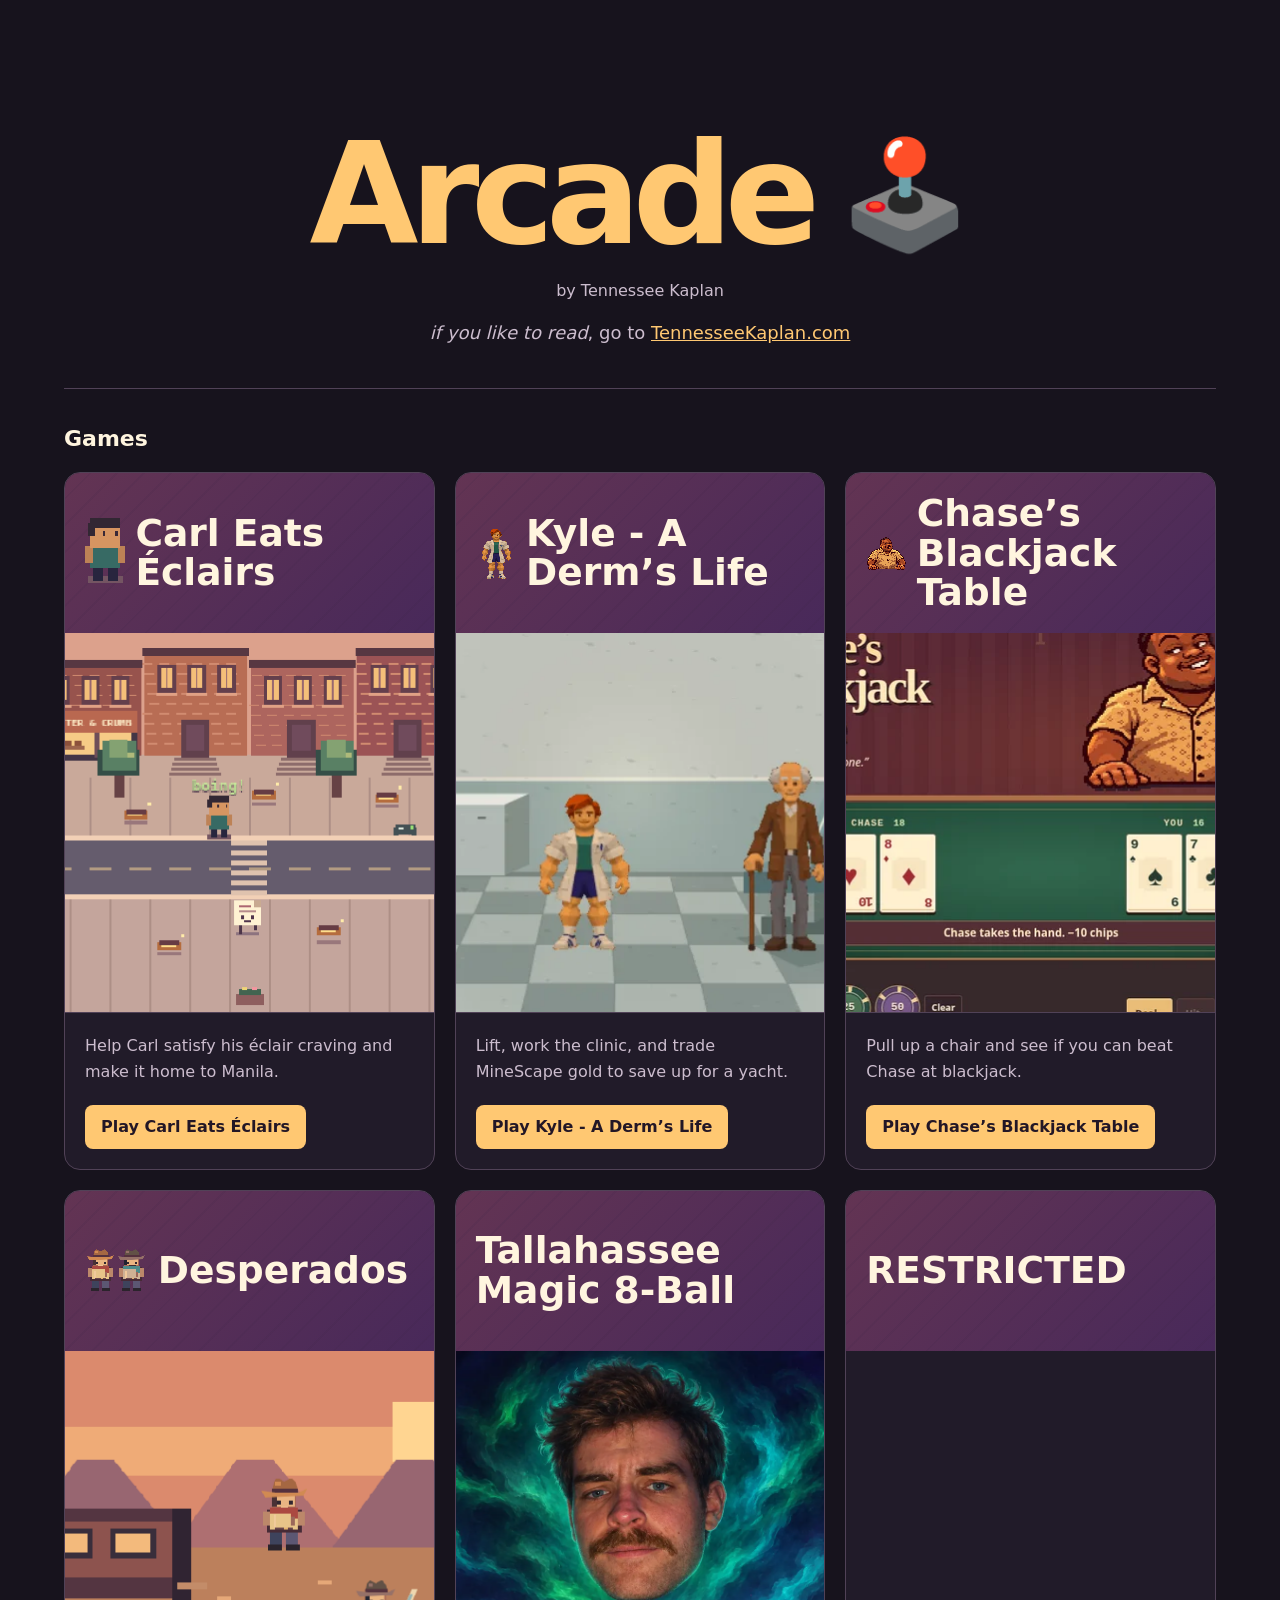
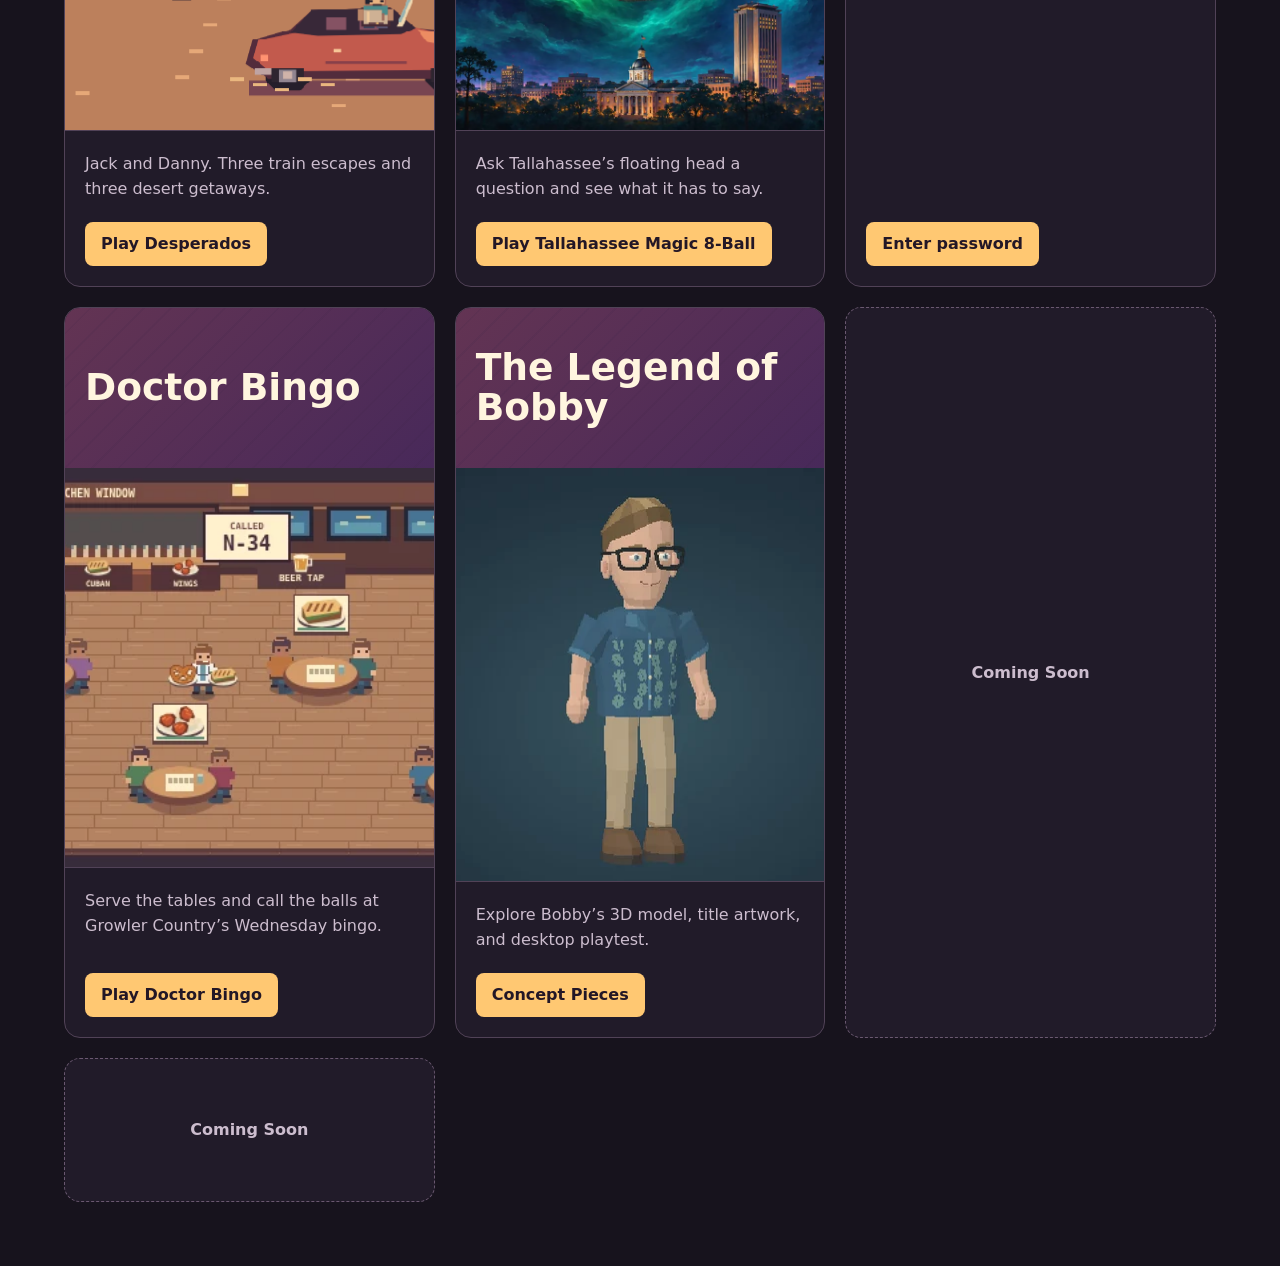
<file: index.html>
<!doctype html>
<html lang="en">
<head>
  <meta charset="utf-8">
  <meta name="viewport" content="width=device-width, initial-scale=1">
  <meta name="description" content="Pick a browser game and play at Arcade.">
  <title>Arcade</title>
  <style>
    :root {
      color-scheme: dark;
      --background: #17131d;
      --panel: #211b29;
      --text: #fff5df;
      --muted: #ccbdce;
      --accent: #ffc872;
      --border: #514257;
    }
    * { box-sizing: border-box; }
    body {
      margin: 0;
      background: var(--background);
      color: var(--text);
      font: 1rem/1.6 system-ui, sans-serif;
    }
    main { width: min(100% - 2rem, 72rem); margin: 0 auto; }
    .hero { padding: clamp(3rem, 10vw, 8rem) 0 2.5rem; border-bottom: 1px solid var(--border); }
    h1 {
      margin: 0;
      color: var(--accent);
      font-size: clamp(3.5rem, 14vw, 10rem);
      font-weight: 900;
      letter-spacing: -.085em;
      line-height: .95;
    }
    .hero p { margin: 1rem 0 0; color: var(--muted); font-size: 1.125rem; }
    .library { padding: 2rem 0 4rem; }
    .library h2 { margin: 0 0 1rem; font-size: 1.375rem; }
    .game-grid {
      display: grid;
      grid-template-columns: repeat(3, minmax(0, 1fr));
      gap: 1.25rem;
      margin: 0;
      padding: 0;
      list-style: none;
    }
    .game-grid li { display: flex; }
    .game-card {
      display: flex;
      width: 100%;
      flex-direction: column;
      overflow: hidden;
      border: 1px solid var(--border);
      border-radius: 1rem;
      background: var(--panel);
    }
    .game-cover {
      display: grid;
      min-height: 10rem;
      align-items: end;
      padding: 1.25rem;
      background:
        repeating-linear-gradient(135deg, transparent 0 17px, #3c23451f 17px 19px),
        linear-gradient(135deg, #633453, #48295a);
    }
    .game-cover h3 { margin: 0; font-size: clamp(1.75rem, 5vw, 2.35rem); line-height: 1.05; }
    .game-details { display: flex; flex: 1; flex-direction: column; align-items: flex-start; padding: 1.25rem; }
    .game-details p { margin: 0 0 1.25rem; color: var(--muted); }
    .play {
      display: inline-flex;
      align-items: center;
      min-height: 44px;
      margin-top: auto;
      padding: .5rem 1rem;
      border-radius: .5rem;
      background: var(--accent);
      color: #231726;
      font-weight: 750;
      text-decoration: none;
    }
    .play:hover { background: #ffe2a9; }
    .play:focus-visible { outline: 2px solid var(--text); outline-offset: 4px; }
    .hero { text-align: center; }
    .hero h1 {
      display: flex;
      align-items: center;
      justify-content: center;
      gap: .19em;
      font-size: clamp(2.75rem, 11vw, 9rem);
      letter-spacing: -.06em;
    }
    .joystick { font-size: .75em; letter-spacing: normal; line-height: 1; }
    .hero .byline { font-size: 1rem; }
    .hero a { color: var(--accent); }
    .reading-wave { white-space: nowrap; }
    @media (prefers-reduced-motion: no-preference) {
      .reading-wave .letter {
        display: inline-block;
        animation: reading-wave 2.8s ease-in-out infinite;
        animation-delay: calc(var(--letter-index) * 45ms);
      }
    }
    @keyframes reading-wave {
      0%, 32%, 100% { transform: translateY(0); }
      16% { transform: translateY(-.28em); }
    }
    .game-cover { align-items: center; }
    .game-cover h3 {
      display: flex;
      align-items: center;
      gap: .65rem;
    }
    .carl-sprite, .kyle-sprite {
      flex: none;
      width: 2.5rem;
      height: auto;
      image-rendering: pixelated;
    }
    .desperados-sprites { flex: none; width: 3.9rem; height: auto; image-rendering: pixelated; }
    .game-still {
      display: block;
      width: 100%;
      aspect-ratio: 640 / 380;
      object-fit: cover;
      border-bottom: 1px solid var(--border);
    }
    .game-grid .coming-soon {
      min-height: 9rem;
      align-items: center;
      justify-content: center;
      padding: .75rem;
      border: 1px dashed #6a5870;
      border-radius: 1rem;
      background: var(--panel);
      color: var(--muted);
      font-weight: 650;
      text-align: center;
    }
    @media (max-width: 47rem) {
      .game-grid {
        grid-template-columns: repeat(2, minmax(0, 1fr));
        gap: .75rem;
      }
      .featured-game { grid-column: 1 / -1; }
      .game-grid .coming-soon { min-height: 6rem; }
    }
  </style>
</head>
<body>
  <main>
    <header class="hero">
      <h1>Arcade <span class="joystick" aria-hidden="true">🕹️</span></h1>
      <p class="byline">by Tennessee Kaplan</p>
      <p><em class="reading-wave"><span class="letter" style="--letter-index: 0">i</span><span class="letter" style="--letter-index: 1">f</span> <span class="letter" style="--letter-index: 2">y</span><span class="letter" style="--letter-index: 3">o</span><span class="letter" style="--letter-index: 4">u</span> <span class="letter" style="--letter-index: 5">l</span><span class="letter" style="--letter-index: 6">i</span><span class="letter" style="--letter-index: 7">k</span><span class="letter" style="--letter-index: 8">e</span> <span class="letter" style="--letter-index: 9">t</span><span class="letter" style="--letter-index: 10">o</span> <span class="letter" style="--letter-index: 11">r</span><span class="letter" style="--letter-index: 12">e</span><span class="letter" style="--letter-index: 13">a</span><span class="letter" style="--letter-index: 14">d</span></em>, go to <a href="https://tennesseekaplan.com/">TennesseeKaplan.com</a></p>
    </header>
    <section class="library" aria-labelledby="games">
      <h2 id="games">Games</h2>
      <ul class="game-grid">
        <li class="featured-game">
          <article class="game-card">
            <div class="game-cover">
              <h3><canvas class="carl-sprite" width="16" height="28" aria-hidden="true"></canvas> Carl Eats Éclairs</h3>
            </div>
            <img class="game-still" src="./carl-eats-eclairs/card-still.webp" width="640" height="380" loading="lazy" alt="Carl beside a crosswalk with éclairs along the sidewalk">
            <div class="game-details">
              <p>Help Carl satisfy his éclair craving and make it home to Manila.</p>
              <a class="play" href="./carl-eats-eclairs/">Play Carl Eats Éclairs</a>
            </div>
          </article>
        </li>
        <li class="featured-game">
          <article class="game-card">
            <div class="game-cover">
              <h3><img class="kyle-sprite" src="./kyle-a-derms-life/card-sprite.png" width="110" height="150" alt=""> Kyle - A Derm’s Life</h3>
            </div>
            <img class="game-still" src="./kyle-a-derms-life/card-still.webp" width="640" height="380" loading="lazy" alt="Kyle at the clinic with a patient">
            <div class="game-details">
              <p>Lift, work the clinic, and trade MineScape gold to save up for a yacht.</p>
              <a class="play" href="./kyle-a-derms-life/">Play Kyle - A Derm’s Life</a>
            </div>
          </article>
        </li>
        <li class="featured-game">
          <article class="game-card">
            <div class="game-cover">
              <h3><img class="kyle-sprite" src="./chases-blackjack-table/card-sprite.png" width="144" height="126" alt=""> Chase’s Blackjack Table</h3>
            </div>
            <img class="game-still" src="./chases-blackjack-table/card-still.webp" width="640" height="380" loading="lazy" alt="Chase dealing blackjack at a green felt table">
            <div class="game-details">
              <p>Pull up a chair and see if you can beat Chase at blackjack.</p>
              <a class="play" href="./chases-blackjack-table/">Play Chase’s Blackjack Table</a>
            </div>
          </article>
        </li>
        <li class="featured-game">
          <article class="game-card">
            <div class="game-cover">
              <h3><img class="desperados-sprites" src="./desperados/card-sprites.png" width="120" height="92" alt=""> Desperados</h3>
            </div>
            <img class="game-still" src="./desperados/card-still.webp" width="640" height="380" loading="lazy" alt="Jack leaps from a train toward Danny’s red convertible in the desert">
            <div class="game-details">
              <p>Jack and Danny. Three train escapes and three desert getaways.</p>
              <a class="play" href="./desperados/">Play Desperados</a>
            </div>
          </article>
        </li>
        <li class="featured-game">
          <article class="game-card">
            <div class="game-cover"><h3>Tallahassee Magic 8-Ball</h3></div>
            <img class="game-still" src="./tallahassee-magic-8-ball/oracle.webp" width="640" height="380" loading="lazy" alt="A giant floating head over the Tallahassee skyline">
            <div class="game-details">
              <p>Ask Tallahassee’s floating head a question and see what it has to say.</p>
              <a class="play" href="./tallahassee-magic-8-ball/">Play Tallahassee Magic 8-Ball</a>
            </div>
          </article>
        </li>
        <li class="featured-game">
          <article class="game-card">
            <div class="game-cover"><h3>RESTRICTED</h3></div>
            <div class="game-details">
              <a class="play" href="./tinas-world/">Enter password</a>
            </div>
          </article>
        </li>
        <li class="featured-game">
          <article class="game-card">
            <div class="game-cover"><h3>Doctor Bingo</h3></div>
            <img class="game-still" src="./growler-country-bingo/card.webp" width="640" height="400" loading="lazy" alt="Doctor Bingo with plates in the Growler Country taproom">
            <div class="game-details">
              <p>Serve the tables and call the balls at Growler Country’s Wednesday bingo.</p>
              <a class="play" href="./growler-country-bingo/">Play Doctor Bingo</a>
            </div>
          </article>
        </li>
        <li class="featured-game">
          <article class="game-card">
            <div class="game-cover"><h3>The Legend of Bobby</h3></div>
            <img class="game-still" src="./legend-of-bobby/assets/card.webp" width="640" height="414" loading="lazy" alt="Bobby’s low-poly character model in a blue Hawaiian shirt and khakis">
            <div class="game-details">
              <p>Explore Bobby’s 3D model, title artwork, and desktop playtest.</p>
              <a class="play" href="./legend-of-bobby/">Concept Pieces</a>
            </div>
          </article>
        </li>
        <li class="coming-soon">Coming Soon</li>
        <li class="coming-soon">Coming Soon</li>
      </ul>
    </section>
  </main>
  <script>
    // Carl's standing sprite, using the same pixel rectangles as the game.
    const carlPixels = [
      [1,23,14,3,"#745562"],
      [3,19,4,6,"#28253e"],
      [9,19,4,6,"#28253e"],
      [2,10,12,10,"#376a64"],
      [0,11,3,7,"#bd8256"],
      [13,11,3,7,"#bd8256"],
      [2,1,12,11,"#d69561"],
      [2,0,12,4,"#322733"],
      [1,2,3,5,"#322733"],
      [7,5,1,2,"#392937"],
      [12,5,1,2,"#392937"],
    ];
    const sprite = document.querySelector(".carl-sprite").getContext("2d");
    for (const [x, y, width, height, color] of carlPixels) {
      sprite.fillStyle = color;
      sprite.fillRect(x, y, width, height);
    }
  </script>
</body>
</html>
</file>
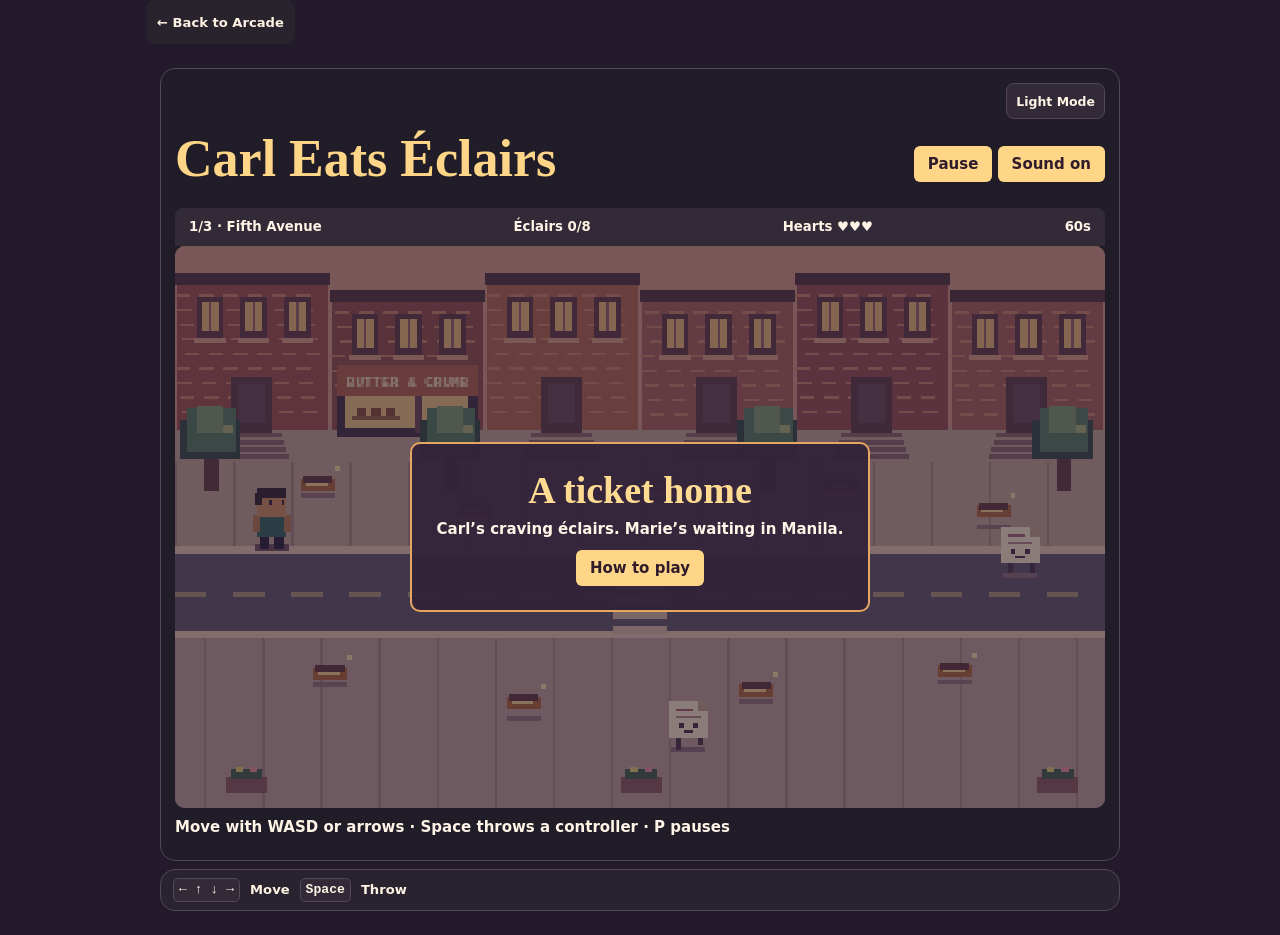
<file: carl-eats-eclairs/index.html>
<!DOCTYPE html>
<html lang="en">
<meta charset="utf-8">
<meta name="viewport" content="width=device-width,initial-scale=1,viewport-fit=cover">
<title>Carl Eats Éclairs</title>
<link rel="stylesheet" href="../shared/player/game-page.css">
<script type="module" src="../shared/player/game-page.js"></script>
<link rel="stylesheet" href="../shared/player/control-surface.css">
<link rel="stylesheet" href="../shared/player/blueprint/components.css">
<link rel="stylesheet" href="../shared/player/layout.css?v=landscape-fit">
<script type="module" src="../shared/player/layout.js"></script>
<style>
/* Keep rapid taps and holds in the game while leaving page zoom available. */
#stage,
header button {
  -webkit-user-select: none;
  user-select: none;
  -webkit-touch-callout: none;
  touch-action: manipulation;
}

*{box-sizing:border-box}body{margin:0;background:#231b2b;color:#fff1ce;font:600 15px system-ui,sans-serif}main{width:min(960px,96vw);margin:24px auto}header,footer,#hud{display:flex;align-items:center;justify-content:space-between;gap:12px;flex-wrap:wrap}h1{font:700 clamp(26px,5vw,52px) Georgia;margin:4px 0 14px;color:#ffd687}button{background:#ffd687;color:#301c2b;border:0;border-radius:6px;padding:9px 14px;font:inherit;cursor:pointer}button:focus-visible{outline:3px solid white;outline-offset:3px}#hud{background:#3c2a40;padding:10px 14px;border-radius:8px 8px 0 0;font-variant-numeric:tabular-nums}#stage{position:relative;background:#342238}canvas{display:block;width:100%;image-rendering:pixelated}#overlay{position:absolute;inset:0;display:grid;align-items:center;justify-items:center;background:#24182c88;padding:10px}#overlay[hidden]{display:none}article{width:min(460px,100%);text-align:center;background:#34243af5;border:2px solid #e5a662;padding:clamp(8px,3vw,24px);border-radius:10px}h2{font:700 clamp(19px,4vw,38px) Georgia;margin:0;color:#ffdb91}p{margin:8px 0 12px}#credits[hidden]{display:none}#credits{color:#ead6dc}#overlay.ending{background:#231b2b}#overlay.ending article{animation:appear .55s ease-out}@keyframes appear{from{opacity:0}to{opacity:1}}@media(prefers-reduced-motion:reduce){#overlay.ending article{animation:none}}footer{padding:10px 0;color:#ead6dc}#touch, #touch-help { display: none; }
#joystick {
  width: 108px; aspect-ratio: 1; position: relative; display: grid; place-items: center;
  border-radius: 50%;
  touch-action: none; user-select: none;
}
#stick {
  border-radius: 50%;
  pointer-events: none;
}
#throw { min-width: 72px; min-height: 56px; touch-action: none; user-select: none; }
#throw:active { background: #ffebbc; }
@media (any-pointer: coarse) {
  #keyboard-help { display: none; }
  #touch-help { display: inline; }
  #touch { display: flex; align-items: center; justify-content: space-between; }
}
@media(max-width:450px){
  main{margin:12px auto}
  header{gap:4px;margin-bottom:8px}
  h1{margin-bottom:4px}
  #hud{display:grid;grid-template-columns:1fr 1fr;gap:5px 10px;font-size:14px}
  #score,#clock{text-align:right}
  canvas{height:auto}
  #overlay{padding:6px}
  article{padding:8px}
}
@media (any-pointer: coarse) and (orientation: landscape) and (max-height: 600px) {
  main {
    width: min(1200px, 100%); height: calc(100dvh - var(--arcade-nav-height)); margin: auto;
    padding: max(4px, env(safe-area-inset-top)) max(6px, env(safe-area-inset-right))
      max(4px, env(safe-area-inset-bottom)) max(6px, env(safe-area-inset-left));
    display: block;
    container-type: size;
  }
  main > .arcade-game-area { display: flow-root; padding: 5px; }
  main > .arcade-game-area .arcade-theme-bar { float: right; margin: 0 0 0 8px; }
  header { margin: 0 0 4px; flex-wrap: nowrap; min-height: 44px; }
  h1 { font-size: clamp(18px, 5dvh, 26px); margin: 0; }
  header button { min-height: 44px; padding: 4px 9px; font-size: 14px; }
  #hud { display: flex; gap: 4px; flex-wrap: nowrap; font-size: 14px; padding: 3px 8px; }
  #stage {
    margin: 4px auto 0;
    width: min(calc(100cqw - 164px - 2 * max(var(--arcade-thumb-left), var(--arcade-thumb-right))), calc((100cqh - 86px) * 384 / 232));
    aspect-ratio: 384 / 232;
  }
  footer { display: none; }
  #touch {
    position: fixed; bottom: var(--arcade-thumb-bottom);
    left: var(--arcade-thumb-left); right: var(--arcade-thumb-right);
    pointer-events: none;
  }
  #touch > * { pointer-events: auto; }
  #joystick { width: 76px; }
  #throw { width: 68px; height: 68px; padding: 0; }
  article { padding: 6px; max-height: 100%; overflow: auto; }
  article p { margin: 4px 0; }
  #overlay { overflow: auto; }
}
#touch{--control-accent:#e7bc8c;--control-ink:#332233;--control-shadow:#795367}
main .arcade-game-area header,main .arcade-game-area footer{color:var(--arcade-text)}
main .arcade-game-area #hud{background:var(--arcade-hud);color:var(--arcade-text)}
main .arcade-game-area #stage{overflow:hidden;border-radius:10px}
#touch .arcade-move-caption{margin-right:auto;margin-left:7px}
@media(any-pointer:coarse) and (orientation:landscape) and (max-height:540px){#touch .arcade-move-caption{display:none}#touch{border:0;box-shadow:none}}
</style>
<main>
<section class="bp5-card arcade-game-area" aria-label="Game Area">
<div class="arcade-theme-bar"><button class="bp5-button bp5-minimal arcade-theme-toggle" type="button" data-arcade-theme>Dark Mode</button></div>
<header><h1>Carl Eats Éclairs</h1><div><button id="pause" type="button">Pause</button> <button id="mute" type="button" aria-pressed="false">Sound on</button></div></header>
<div id="hud" class="arcade-objectives"><span id="street"></span><span id="score"></span><span id="hearts"></span><span id="clock"></span></div>
<div id="stage"><canvas width="384" height="232" aria-label="Pixel-art Park Slope game board"></canvas>
<div id="overlay"><article><h2 id="heading"></h2><p id="credits" hidden></p><p id="message"></p><button id="action" type="button"></button></article></div></div>
<footer><span id="keyboard-help">Move with WASD or arrows · Space throws a controller · P pauses</span><span id="touch-help">Drag the joystick to move. Tap or hold Throw.</span></footer>
</section>
<div class="arcade-controls-area arcade-key-row" aria-label="Controls"><kbd>← ↑ ↓ →</kbd> Move <kbd>Space</kbd> Throw</div>
<div id="touch" class="arcade-controls-area" aria-label="Controls"><div id="joystick" class="arcade-legacy-stick" role="group" aria-label="Drag joystick to move"><div id="stick"></div></div><span class="arcade-move-caption">Move</span><button id="throw" class="arcade-legacy-action" type="button">Throw</button></div>
</main>
<script>
'use strict';
const el = id => document.getElementById(id);
const ctx = document.querySelector('canvas').getContext('2d');
const levels = [
  {name:'Fifth Avenue', shop:'BUTTER & CRUMB', goal:8, time:60, speed:17, enemies:[[349,135],[212,207]], decor:'#b96850', spots:[[59,99],[124,112],[201,101],[275,102],[338,112],[322,176],[240,184],[144,191],[64,177]]},
  {name:'Seventh Avenue', shop:'SLOPE SWEETS', goal:10, time:60, speed:22, enemies:[[347,100],[210,212],[31,208]], decor:'#86547b', spots:[[53,99],[103,117],[162,100],[218,113],[286,99],[342,104],[330,172],[285,209],[219,167],[147,202],[83,174],[40,211]]},
  {name:'Prospect Park West', shop:'LAST BITE', goal:12, time:65, speed:27, enemies:[[344,99],[237,207],[42,218],[268,126]], decor:'#506d62', spots:[[38,98],[88,114],[137,99],[192,112],[254,99],[311,114],[355,100],[345,192],[294,171],[242,203],[174,171],[125,213],[73,179],[33,193]]}
];
let level = 0, mode = 'intro', carl, pastries, enemies, shots, effects, remaining, points, hp, cooldown, grace, previous;
const keys = new Set();
let touchThrow = false, throwPointer = null, stickPointer = null;
let stickX = 0, stickY = 0;
const touchInput = window.matchMedia('(any-pointer: coarse)');
const reducedMotion = window.matchMedia('(prefers-reduced-motion: reduce)');
let endingElapsed = 0;
const kissTime = 1.6;
const creditsTime = 4.9;
const ticketTime = 6.4;
const movement = [['arrowleft','a'],['arrowright','d'],['arrowup','w'],['arrowdown','s']];
const pressed = pair => pair.some(key => keys.has(key));
const clamp = (value,min,max) => Math.min(max,Math.max(min,value));
const distance = (a,b) => Math.hypot(a.x-b.x,a.y-b.y);
let audio, volume, muted = false, nextNote = 0, beat = 0;
const melody = [76,81,83,85,83,81,76,73,74,78,81,83,81,78,76,0,76,81,85,88,85,83,81,76,78,81,83,85,83,81,76,0];
function unlock() {
  const Audio = window.AudioContext || window.webkitAudioContext;
  if (!Audio) return;
  if (!audio) {
    audio = new Audio();
    volume = audio.createGain();
    volume.gain.value = muted ? 0 : .65;
    volume.connect(audio.destination);
  }
  audio.resume().catch(() => {});
}
function tone(note, when, length, strength, shape='triangle', end=note) {
  if (!audio || muted) return;
  const oscillator = audio.createOscillator();
  const envelope = audio.createGain();
  const hz = pitch => 440 * 2 ** ((pitch-69)/12);
  oscillator.type = shape;
  oscillator.frequency.setValueAtTime(hz(note), when);
  oscillator.frequency.exponentialRampToValueAtTime(hz(end), when+length);
  envelope.gain.setValueAtTime(.001, when);
  envelope.gain.linearRampToValueAtTime(strength, when+.009);
  envelope.gain.exponentialRampToValueAtTime(.001, when+length);
  oscillator.connect(envelope).connect(volume);
  oscillator.start(when);
  oscillator.stop(when+length+.01);
}
function sound(name) {
  if (!audio) return;
  const now = audio.currentTime;
  const notes = {kiss:[79,84,88],bite:[84,91],throw:[67],paper:[54,47],ouch:[64,56],clear:[72,76,79,84],retry:[65,60],start:[72,79],tick:[71]};
  notes[name].forEach((note,i) => tone(note,now+i*.09,.13,.12,name==='paper'?'sawtooth':'triangle',name==='throw'?53:note));
}
function music() {
  if (!audio || muted || mode!=='play') return;
  const now = audio.currentTime;
  if (nextNote < now) nextNote = now+.02;
  while (nextNote < now+.09) {
    const note = melody[beat%melody.length];
    if (note) tone(note,nextNote,.17,.10);
    if (beat%2===0) tone([45,50,42,52][Math.floor(beat/8)%4]+(beat%4===2?7:0),nextNote,.15,.13);
    if (beat%4===3) tone(95,nextNote,.036,.012,'square',80);
    beat++;
    nextNote += .195;
  }
}
function prepare() {
  const map = levels[level];
  carl = {x:40,y:125,dx:1,dy:0,walking:false};
  pastries = map.spots.map(([x,y]) => ({x,y}));
  enemies = map.enemies.map(([x,y]) => ({x,y}));
  shots = [];
  effects = [];
  points = 0;
  hp = 3;
  cooldown = grace = 0;
  remaining = map.time;
  updateHud();
}
function updateHud() {
  const map = levels[level];
  el('street').textContent = (level+1)+'/3 · '+map.name;
  el('score').textContent = 'Éclairs '+points+'/'+map.goal;
  el('hearts').textContent = 'Hearts '+'♥'.repeat(hp)+'♡'.repeat(3-hp);
  el('clock').textContent = Math.ceil(remaining)+'s';
}
function panel(state,title,message,button) {
  mode = state;
  keys.clear();
  touchThrow=false;
  throwPointer=null;
  resetStick();
  el('overlay').classList.toggle('ending',state==='credits' || state==='win');
  el('credits').hidden = state!=='credits' && state!=='win';
  el('credits').textContent = 'Starring Carl & Marie';
  el('action').hidden = state==='credits';
  el('heading').textContent = title;
  el('message').textContent = message;
  el('action').textContent = button;
  el('overlay').hidden = false;
  el('pause').disabled = state!=='paused';
  el('pause').textContent = state==='paused'?'Resume':'Pause';
}
function resume() {
  mode = 'play';
  el('overlay').hidden = true;
  el('pause').disabled = false;
  el('pause').textContent = 'Pause';
}
function togglePause() {
  if (mode==='play') panel('paused','Taking a breather','Carl’s éclairs can wait.','Resume');
  else if (mode==='paused') resume();
}
function advance() {
  unlock();
  if (['play','ending','credits'].includes(mode)) return;
  if (mode==='intro') {
    briefing();
    return;
  }
  if (mode==='paused') { resume(); return; }
  if (mode==='clear') level++;
  if (mode==='win') {
    level=0;
    prepare();
    briefing();
    return;
  }
  prepare();
  resume();
  sound('start');
}
function briefing() {
  const controls = touchInput.matches
    ? 'Drag the joystick to move. Tap or hold Throw.'
    : 'Use arrows or WASD to move and Space to throw.';
  panel('briefing','How to play',
    'Eat enough éclairs before time runs out. '+controls+
    ' Toss Xbox controllers at rogue job applications. Clear all three Park Slope blocks to get to Marie in Manila.',
    'Start playing');
}
el('action').onclick = advance;
el('pause').onclick = togglePause;
el('mute').onclick = () => {
  muted = !muted;
  el('mute').textContent = muted?'Sound off':'Sound on';
  el('mute').setAttribute('aria-pressed',String(muted));
  unlock();
  if (volume) volume.gain.value = muted?0:.65;
};
const gameKeys = [...movement.flat(),' '];
addEventListener('keydown',e => {
  const key = e.key.toLowerCase();
  if (gameKeys.includes(key) && !(key===' ' && mode!=='play' && e.target instanceof HTMLButtonElement)) {
    e.preventDefault();
    if (mode==='play') keys.add(key);
  }
  if (!e.repeat && key==='p') togglePause();
  if (!e.repeat && key==='enter' && !(e.target instanceof HTMLButtonElement)) advance();
});
addEventListener('keyup',e => keys.delete(e.key.toLowerCase()));
addEventListener('blur',() => { if (mode==='play') togglePause(); });
const joystick = el('joystick');
const stick = el('stick');
const throwButton = el('throw');
function resetStick() {
  stickPointer = null;
  stickX = stickY = 0;
  stick.style.transform = '';
}
function moveStick(event) {
  if (event.pointerId !== stickPointer) return;
  const bounds = joystick.getBoundingClientRect();
  const x = event.clientX - bounds.left - bounds.width / 2;
  const y = event.clientY - bounds.top - bounds.height / 2;
  const radius = bounds.width * .27;
  const distance = Math.hypot(x, y);
  const scale = Math.min(1, radius / (distance || 1));
  stick.style.transform = `translate(${x * scale}px, ${y * scale}px)`;
  stickX = distance >= radius * .2 ? x / distance : 0;
  stickY = distance >= radius * .2 ? y / distance : 0;
}
joystick.onpointerdown = event => {
  if (mode !== 'play' || stickPointer !== null || event.button !== 0) return;
  event.preventDefault();
  stickPointer = event.pointerId;
  joystick.setPointerCapture(stickPointer);
  moveStick(event);
};
joystick.onpointermove = moveStick;
joystick.onpointerup = joystick.onpointercancel = joystick.onlostpointercapture = event => {
  if (event.pointerId === stickPointer) resetStick();
};
throwButton.onpointerdown = event => {
  if (mode !== 'play' || throwPointer !== null || event.button !== 0) return;
  event.preventDefault();
  throwPointer = event.pointerId;
  throwButton.setPointerCapture(throwPointer);
  touchThrow = true;
};
throwButton.onpointerup = throwButton.onpointercancel = throwButton.onlostpointercapture = event => {
  if (event.pointerId === throwPointer) throwPointer = null;
};
throwButton.onclick = event => {
  if (event.detail === 0 && mode === 'play') touchThrow = true;
};
function puff(x,y,label,color) {
  effects.push({x,y,label,color,life:.8});
}
function update(dt) {
  const map = levels[level];
  const oldSecond = Math.ceil(remaining);
  remaining = Math.max(0,remaining-dt);
  if (Math.ceil(remaining)<oldSecond && remaining<=5 && remaining>0) sound('tick');
  grace = Math.max(0,grace-dt);
  cooldown = Math.max(0,cooldown-dt);
  const dx = stickX || stickY ? stickX : Number(pressed(movement[1]))-Number(pressed(movement[0]));
  const dy = stickX || stickY ? stickY : Number(pressed(movement[3]))-Number(pressed(movement[2]));
  const step = Math.hypot(dx,dy);
  carl.walking = Boolean(step);
  if (step) {
    carl.dx = dx/step;
    carl.dy = dy/step;
    carl.x = clamp(carl.x+carl.dx*88*dt,12,372);
    carl.y = clamp(carl.y+carl.dy*88*dt,94,221);
  }
  if ((keys.has(' ') || touchThrow || throwPointer !== null) && cooldown===0) {
    touchThrow=false;
    shots.push({x:carl.x+carl.dx*10,y:carl.y+carl.dy*10,dx:carl.dx,dy:carl.dy,life:.65});
    cooldown=.30;
    sound('throw');
    puff(carl.x,carl.y-18,'boing!','#c6f29a');
  }
  pastries = pastries.filter(pastry => {
    if (distance(pastry,carl)>11) return true;
    points++;
    puff(pastry.x,pastry.y,'yum!','#ffe68b');
    sound('bite');
    return false;
  });
  for (const shot of shots) {
    shot.x += shot.dx*200*dt;
    shot.y += shot.dy*200*dt;
    shot.life -= dt;
    const hit = enemies.findIndex(enemy => distance(shot,enemy)<11);
    if (hit>=0 && shot.life>0) {
      const [enemy] = enemies.splice(hit,1);
      puff(enemy.x,enemy.y-14,'filed!','#fff0dd');
      sound('paper');
      shot.life=0;
    }
  }
  shots = shots.filter(shot => shot.life>0);
  for (const enemy of enemies) {
    const gap = distance(enemy,carl);
    if (gap>0) {
      enemy.x += (carl.x-enemy.x)/gap*map.speed*dt;
      enemy.y += (carl.y-enemy.y)/gap*map.speed*dt;
    }
    if (gap<10 && grace===0) {
      hp--;
      grace=1.8;
      puff(carl.x,carl.y-14,'oof!','#ffaba2');
      sound('ouch');
    }
  }
  effects.forEach(effect => { effect.life-=dt; effect.y-=dt*19; });
  effects = effects.filter(effect => effect.life>0);
  updateHud();
  if (points>=map.goal) {
    sound('clear');
    if (level===levels.length-1) {
      mode='ending';
      endingElapsed=0;
      keys.clear();
      el('pause').disabled=true;
    }
    else panel('clear','Éclair quota met!','One block closer to Marie. Next stop is '+levels[level+1].name+'.','Next block');
  } else if (remaining===0 || hp===0) {
    sound('retry');
    panel('retry',hp===0?'Paperwork pileup':'Bakery’s closing!', 'Take another run at '+map.name+'.','Try this block again');
  }
}
function rect(x,y,w,h,color) { ctx.fillStyle=color; ctx.fillRect(Math.round(x),Math.round(y),w,h); }
function label(text,x,y,color,size=8,align='center') {
  ctx.font='bold '+size+'px monospace';
  ctx.textAlign=align;
  ctx.fillStyle=color;
  ctx.fillText(text,Math.round(x),Math.round(y));
}
function tree(x,y) {
  rect(x-3,y,6,18,'#664245');
  rect(x-13,y-11,25,16,'#354e47');
  rect(x-10,y-16,20,18,'#598064');
  rect(x-6,y-17,11,11,'#84a272');
  rect(x+5,y-9,4,3,'#afba7a');
}
function streetscape() {
  const map = levels[level];
  rect(0,0,384,232,['#dca18c','#bd8b9e','#d3a78d'][level]);
  rect(0,75,384,50,'#c9a99a');
  rect(0,126,384,34,'#655c6d');
  rect(0,161,384,71,'#c4a59c');
  rect(0,124,384,3,'#f2d0b6');
  rect(0,159,384,3,'#f2d0b6');
  for(let x=0;x<384;x+=24) {
    rect(x,143,13,2,'#b39b82');
    rect(x,89,1,35,'#ad8f86');
    rect(x+12,162,1,70,'#ad8f86');
  }
  for(let i=0;i<6;i++) {
    const x=i*64;
    const roof=11+(i*7+level*4)%14;
    rect(x+1,roof+3,62,73-roof,['#a65750','#97534d','#b86d54','#ad655e','#9b5355','#ac665c'][i]);
    rect(x,roof,64,5,'#573742');
    for(let y=roof+9;y<73;y+=6) {
      for(let brick=x+(y%5);brick<x+60;brick+=10) rect(brick,y,6,1,'#d18b70');
    }
    for(const offset of [9,27,45]) {
      rect(x+offset,roof+10,11,17,'#643f4c');
      rect(x+offset+2,roof+12,7,12,'#f4bf79');
      rect(x+offset+5,roof+12,1,12,'#986770');
      rect(x+offset-1,roof+27,13,2,'#e0a185');
    }
    if(i===1+level) {
      rect(x+3,52,58,27,'#433646');
      rect(x+6,61,51,14,'#f6cb86');
      rect(x+35,61,3,16,'#6e4e59');
      rect(x+3,49,58,13,map.decor);
      label(map.shop,x+32,58,'#fff0cb',6);
      rect(x+9,70,20,2,'#9d654d');
      for(let p=11;p<28;p+=6) rect(x+p,67,4,3,'#8c513b');
    } else {
      rect(x+23,54,17,24,'#61404c');
      rect(x+26,57,11,16,'#704b5c');
      for(let s=0;s<4;s++) rect(x+19-s,77+s*3,25+s*2,2,'#8d6c6b');
    }
  }
  for(const x of [15,114,245,367]) tree(x,83);
  for(const x of [21,184,356]) {
    rect(x,219,17,7,'#8e5e5e');
    rect(x+2,216,13,4,'#426450');
    rect(x+4,215,3,2,'#efd477');
    rect(x+10,215,3,2,'#f496a0');
  }
  for(let y=127;y<158;y+=6) rect(181,y,22,3,'#dfc2ae');
}
function person(x,y,time,person,marie=false) {
  const bob = person.walking ? Math.round(Math.sin(time*15)) : 0;
  const look = person.dx<-.1?-1:person.dx>.1?1:0;
  rect(x-7,y-2,14,3,'#745562');
  rect(x-5,y-6+bob,4,6,'#28253e');
  rect(x+1,y-6-bob,4,6,'#28253e');
  rect(x-6,y-15+bob,12,10,marie?'#aa557a':'#376a64');
  rect(x-8,y-14+bob,3,7,marie?'#af794f':'#bd8256');
  rect(x+5,y-14+bob,3,7,marie?'#af794f':'#bd8256');
  rect(x-6,y-24+bob,12,11,marie?'#af794f':'#d69561');
  rect(x-6,y-25+bob,12,4,'#322733');
  rect(x-7,y-23+bob,3,5,'#322733');
  if (marie) rect(x+5,y-23+bob,3,11,'#322733');
  if(person.dy>=-.7) {
    rect(x-2+look,y-20+bob,1,2,'#392937');
    rect(x+3+look,y-20+bob,1,2,'#392937');
  } else rect(x-5,y-22+bob,10,5,'#322733');
}
function pixelHeart(x,y,size) {
  const rows = ['0110110','1111111','1111111','1111111','0111110','0011100','0001000'];
  const unit = Math.max(1,Math.round(size/7));
  rows.forEach((row,dy) => {
    [...row].forEach((pixel,dx) => {
      if(pixel==='1') rect(x+(dx-3)*unit,y+dy*unit,unit,unit,dy===1 && dx===1?'#ffd0cb':'#f07491');
    });
  });
}
function drawReunion(time) {
  const approach = reducedMotion.matches ? 1 : clamp(endingElapsed/kissTime,0,1);
  const ease = approach*approach*(3-2*approach);
  const gap = 49-43*ease;
  rect(0,0,384,232,'#eca184');
  rect(0,75,384,90,'#7a9e92');
  rect(0,150,384,82,'#d7bd8d');
  for(let i=0;i<15;i++) rect((i*67)%380,86+i*4,14+i%7,1,'#acd1ae');
  tree(51,160);
  tree(343,177);
  const walking = approach<1;
  person(192-gap,177,time,{dx:1,dy:0,walking});
  person(192+gap,177,time,{dx:-1,dy:0,walking},true);
  if(approach===1) rect(191,159,2,1,'#b25070');
  label('MANILA, PHILIPPINES',192,207,'#553947',10);

  if(endingElapsed>=kissTime) {
    const growth = clamp((endingElapsed-kissTime)/1.45,0,1);
    const fade = clamp((endingElapsed-3.25)/(creditsTime-3.25),0,1);
    const rise = reducedMotion.matches ? 1 : growth;
    ctx.globalAlpha = 1-fade;
    pixelHeart(192,135-87*rise,14+70*rise);
    ctx.globalAlpha = 1;
    ctx.globalAlpha = fade;
    rect(0,0,384,232,'#231b2b');
    ctx.globalAlpha = 1;
  }
}
function updateEnding(dt) {
  const before = endingElapsed;
  endingElapsed += dt;
  if(before<kissTime && endingElapsed>=kissTime) sound('kiss');
  if(mode==='ending' && endingElapsed>=creditsTime) {
    panel('credits','Carl Eats Éclairs','An arcade adventure from Park Slope to Manila.','');
  }
  if(mode==='credits' && endingElapsed>=ticketTime) {
    panel('win','Together at last','Carl got his plane ticket to Manila and finally got to see Marie.','Play again');
    el('action').focus();
  }
}
function draw(time) {
  if(mode==='ending') {
    drawReunion(time);
    return;
  }
  if(mode==='credits' || mode==='win') {
    rect(0,0,384,232,'#231b2b');
    return;
  }
  streetscape();
  for(const pastry of pastries) {
    const {x,y}=pastry;
    const top=y-5+Math.round(Math.sin(time*4+x)*1.5);
    rect(x-7,y+3,14,2,'#99777b');
    rect(x-7,top+1,14,5,'#b56c3d');
    rect(x-6,top,12,3,'#663c44');
    rect(x-5,top+3,9,1,'#ffde8c');
    rect(x+7,top-4,2,2,'#ffeba9');
  }
  const sprites = enemies.map(enemy => ({...enemy, paper:true}));
  sprites.push(carl);
  sprites.sort((a,b)=>a.y-b.y);
  for(const sprite of sprites) {
    const {x,y}=sprite;
    if(sprite.paper) {
      const foot=Math.round(Math.sin(time*10+x));
      rect(x-7,y,14,2,'#8d737f');
      rect(x-5,y-5+foot,2,5,'#4d3549');
      rect(x+4,y-5-foot,2,5,'#4d3549');
      rect(x-8,y-19,16,15,'#fff2d3');
      rect(x+4,y-19,4,4,'#c9aa91');
      rect(x-5,y-16,7,1,'#ac6571');
      rect(x-5,y-13,10,1,'#b68b8b');
      rect(x-4,y-10,2,2,'#50344c');
      rect(x+2,y-10,2,2,'#50344c');
      rect(x-2,y-7,4,1,'#50344c');
    } else if(grace===0 || Math.floor(time*10)%2===0) person(x,y,time,sprite);
  }
  for(const {x,y} of shots) {
    rect(x-6,y-8,12,6,'#435054');
    rect(x-7,y-6,3,5,'#435054');
    rect(x+4,y-6,3,5,'#435054');
    rect(x-4,y-6,3,1,'#e0eadf');
    rect(x+3,y-7,2,2,'#9ae177');
  }
  for(const effect of effects) {
    ctx.globalAlpha=Math.min(1,effect.life*3);
    label(effect.label,effect.x,effect.y+1,'#473249',9);
    label(effect.label,effect.x,effect.y,effect.color,9);
    ctx.globalAlpha=1;
  }
}
function frame(now) {
  const dt = Math.min(.05,(now-(previous??now))/1000);
  previous=now;
  if(mode==='play') update(dt);
  else if(mode==='ending' || mode==='credits') updateEnding(dt);
  draw(now/1000);
  music();
  requestAnimationFrame(frame);
}
prepare();
panel('intro','A ticket home','Carl’s craving éclairs. Marie’s waiting in Manila.','How to play');
requestAnimationFrame(frame);
</script>
<script type="module">
import { protectControlSurface } from '../shared/player/control-surface.js';
protectControlSurface(document.getElementById('touch'));
</script>
</file>
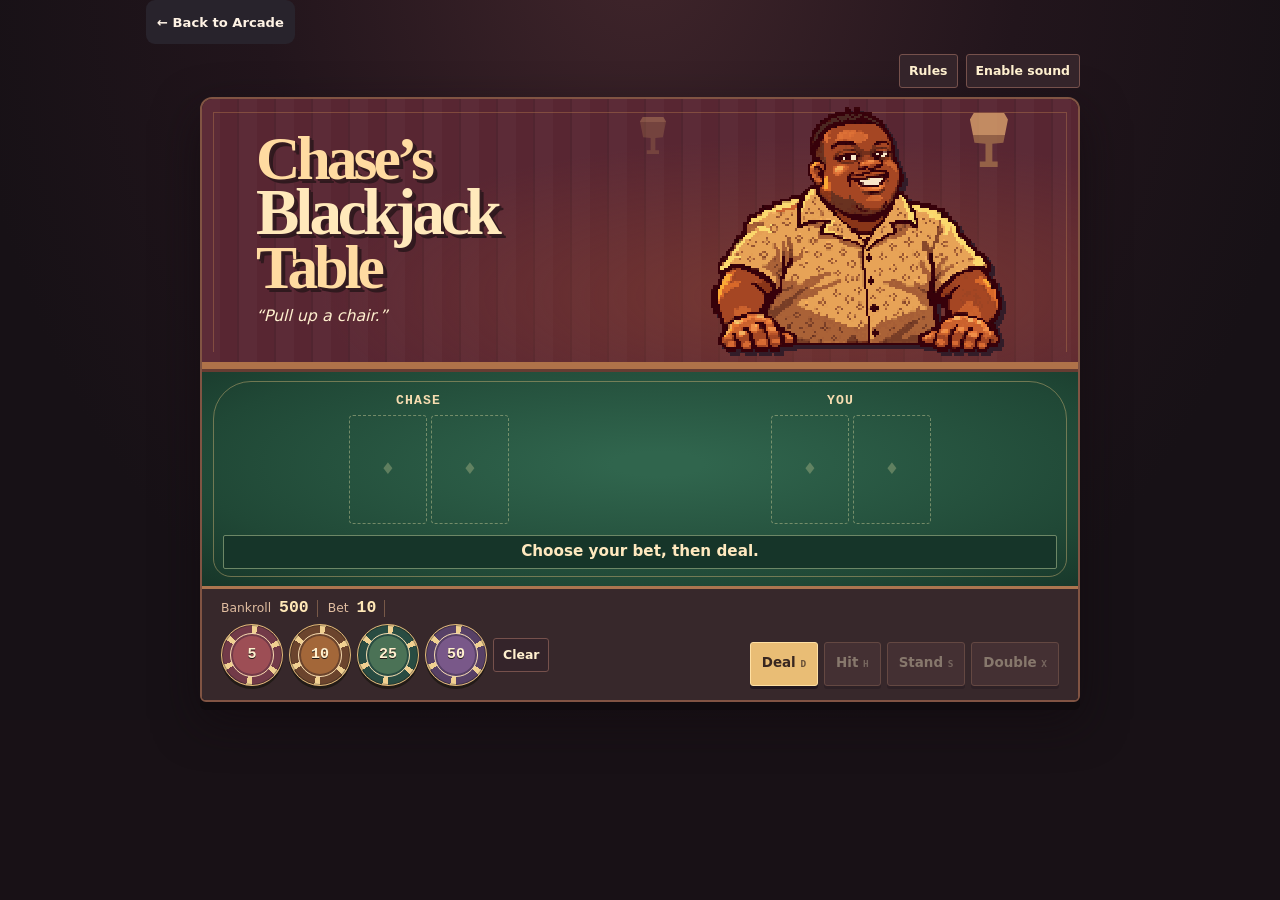
<file: chases-blackjack-table/index.html>
<!doctype html>
<html lang="en">
<head>
<meta charset="utf-8">
<meta name="viewport" content="width=device-width,initial-scale=1">
<meta name="theme-color" content="#21151b">
<title>Chase's Blackjack Table</title>
<style>
/* Keep rapid taps and holds in the game while leaving page zoom available. */
.game,
.cabinet button {
  -webkit-user-select: none;
  user-select: none;
  -webkit-touch-callout: none;
  touch-action: manipulation;
}

:root {
  color-scheme: dark;
  color: #fff0cf;
  background: #181116;
  --ink: #fff0cf;
  --gold: #efbb79;
  --muted: #c9b79c;
  --pixel-font: "Courier New", monospace;
  font: 16px/1.4 system-ui, sans-serif;
}
* { box-sizing: border-box; }
body { margin: 0; min-width: 300px; background: radial-gradient(ellipse at 50% -8%, #40252b 0%, #22151c 42%, #171116 75%); }
button { font: inherit; color: inherit; cursor: pointer; touch-action: manipulation; }
button:disabled { cursor: default; }
button:focus-visible, a:focus-visible, summary:focus-visible { outline: 2px solid #fff0bc; outline-offset: 3px; }
.cabinet { width: min(100% - 24px, 880px); margin: 0 auto; padding: 10px 0 18px; }
.masthead { position: relative; z-index: 3; display: flex; align-items: center; gap: 8px; margin-bottom: 9px; }
.masthead { justify-content: flex-end; }
.utility, .rules summary, .rules button { padding: 5px 9px; min-height: 34px; border: 1px solid #76514c; border-radius: 3px; font-size: .78rem; font-weight: 800; background: #34242a; }
.utility:disabled { opacity: .45; }
.rules { position: relative; }
.rules summary { display: grid; place-items: center; list-style: none; cursor: pointer; }
.rules summary::-webkit-details-marker { display: none; }
.rule-sheet { position: absolute; width: min(310px, 74vw); right: 0; top: 35px; padding: 12px; background: #30212a; border: 1px solid #99716a; box-shadow: 0 6px 22px #120c11c2; color: #ffe7bc; font-size: .86rem; }
.rule-sheet p { margin: 0 0 9px; }
.game { overflow: hidden; border: 2px solid #815443; border-radius: 12px 12px 6px 6px; box-shadow: 0 8px #100b0e, 0 18px 45px #120b0faa; }
.lounge { position: relative; display: grid; grid-template-columns: 1.05fr .95fr; align-items: end; min-height: clamp(158px, 30vw, 252px); isolation: isolate; background: radial-gradient(ellipse at 70% 75%, #8b422f99, transparent 57%), repeating-linear-gradient(90deg, #5c2b37 0 18px, #582632 18px 35px, #512530 35px 37px); border-bottom: 7px solid #af7249; }
.lounge::before { content: ""; position: absolute; inset: 13px 11px 10px; border: 1px solid #b2744b72; border-bottom: 0; pointer-events: none; }
.marquee { position: relative; z-index: 1; padding: clamp(13px, 5vw, 31px) 0 clamp(10px, 3.7vw, 23px) clamp(15px, 6vw, 54px); }
.marquee h1 { margin: 0; font: 900 clamp(1.65rem, 6.3vw, 3.85rem)/.86 Georgia, serif; letter-spacing: -.065em; color: #ffdba1; text-shadow: 2px 2px #341b21, 4px 4px #30191e; }
.marquee h1 span { color: #ffe9bb; font-size: 1.055em; }
.marquee p { margin: 11px 0 0; color: #fff0cf; font-size: clamp(.72rem, 2.4vw, .99rem); font-style: italic; min-height: 2.2em; }
.dealer {
  position: relative;
  width: min(100%, 301px);
  aspect-ratio: 144 / 126;
  justify-self: center;
  align-self: end;
  margin-right: 8%;
  filter: drop-shadow(4px 4px 0 #321c28);
}
.dealer img {
  position: absolute;
  inset: 0;
  width: 100%;
  height: 100%;
  object-fit: contain;
  object-position: bottom;
  image-rendering: pixelated;
  visibility: hidden;
}
.dealer[data-mood=idle] .dealer-idle,
.dealer[data-mood=win] .dealer-win,
.dealer[data-mood=loss] .dealer-loss,
.dealer[data-mood=push] .dealer-push { visibility: visible; }
.dealer-loss-body {
  clip-path: polygon(0 0, 26% 0, 26% 37%, 36% 46%, 48% 50%, 58% 50%, 69% 46%,
    74% 37%, 74% 0, 100% 0, 100% 100%, 0 100%);
}
.dealer-loss-head {
  clip-path: polygon(26% 0, 74% 0, 74% 37%, 69% 46%, 58% 50%, 48% 50%, 36% 46%, 26% 37%);
  transform-origin: 50% 43%;
}
.dealer.reacting[data-mood=win] .dealer-win { animation: dealer-smug .62s ease-out; transform-origin: 50% 100%; }
.dealer.reacting[data-mood=loss] .dealer-loss-head { animation: dealer-head-shake .72s ease-out; }
.dealer.reacting[data-mood=push] .dealer-push { animation: dealer-shrug .6s ease-out; transform-origin: 50% 100%; }
@keyframes dealer-smug {
  0% { transform: translateY(1px) scaleY(.985); }
  33% { transform: translateY(-6px) scaleY(1.025); }
  64% { transform: translateY(1px); }
}
@keyframes dealer-head-shake {
  0%, 100% { transform: translateX(0) rotate(0deg); }
  17%, 47%, 73% { transform: translateX(-4px) rotate(-5deg); }
  32%, 60%, 86% { transform: translateX(4px) rotate(5deg); }
}
@keyframes dealer-shrug {
  0% { transform: translateY(4px) scaleY(.96); }
  38% { transform: translateY(-7px) scaleY(1.04); }
  68% { transform: translateY(-4px); }
}
@media (prefers-reduced-motion: reduce) {
  .dealer.reacting img { animation: none !important; }
}
.sconce { position: absolute; right: 8%; top: 14px; width: 38px; height: 54px; background: #eab074; clip-path: polygon(10% 0,90% 0,100% 12%,88% 55%,59% 57%,59% 90%,73% 90%,73% 100%,26% 100%,26% 90%,41% 90%,41% 57%,12% 55%,0 12%); box-shadow: inset 0 -32px #a9774e; opacity: .72; }
.sconce.left { left: 50%; right: auto; top: 18px; width: 26px; height: 37px; opacity: .32; }
.felt { padding: 9px 11px; background: radial-gradient(ellipse at 52% 43%, #30654d 7%, #204836 72%, #173629); border-top: 3px solid #663c32; }
.inlay { display: grid; grid-template-columns: minmax(0,1fr) minmax(0,1fr); grid-template-areas: "dealer player" "call call"; gap: 10px; padding: 12px 9px 7px; border: 1px solid #c7ad737d; border-radius: 38px 38px 18px 18px; min-height: 188px; }
.hand:first-child { grid-area: dealer; }
.hand:last-child { grid-area: player; }
.hand + .hand { border-left: 1px solid #a9af7480; }
.hand h2 { margin: 0 0 7px; text-align: center; color: #f7ddb1; font: 800 .82rem/1 var(--pixel-font); text-transform: uppercase; letter-spacing: .09em; }
.hand output { display: inline-block; margin-left: .25rem; min-width: 1ch; color: #d7e8ad; letter-spacing: 0; }
.cards { display: flex; flex-wrap: wrap; justify-content: center; align-items: start; gap: 4px; min-height: clamp(64px, 14vw, 110px); }
.slot { position: relative; width: clamp(42px, 10vw, 78px); aspect-ratio: 5/7; border: 1px dashed #b7bd8d8a; border-radius: 4px; }
.slot::after { content: "♦"; display: grid; place-items: center; height: 100%; color: #b7bd8d65; }
.call { grid-area: call; min-height: 34px; display: grid; place-items: center; text-align: center; padding: 4px 7px; background: #163529; color: #ffe9bf; border: 1px solid #6d8766; border-radius: 2px; font-weight: 750; font-size: clamp(.77rem, 2.3vw, .95rem); }
.call[data-tone=win] { background: #253f2c; color: #e8f5b5; border-color: #b3bd73; }
.call[data-tone=loss] { background: #542e35; border-color: #a36b60; }
.control-deck { display: flex; flex-wrap: wrap; align-items: end; justify-content: space-between; gap: 12px; padding: 11px clamp(9px, 3vw, 19px) 14px; background: #37282b; border-top: 3px solid #ac754f; }
.wager { display: grid; gap: 7px; }
.scores { display: flex; gap: 10px; margin: 0; }
.scores > div { display: flex; gap: 8px; align-items: center; padding-right: 8px; border-right: 1px solid #785948; }
.scores dt { color: #e0bda0; font-size: .77rem; }
.scores dd { margin: 0; color: #ffe8b7; font: 800 1.03rem/1 var(--pixel-font); font-variant-numeric: tabular-nums; }
.chips, .actions { display: flex; gap: 6px; align-items: center; flex-wrap: wrap; }
.actions { align-self: end; }
.actions button { min-height: 44px; padding: 5px 11px; background: #583c41; border: 1px solid #a87866; border-radius: 3px; box-shadow: 0 3px #21171f; font-weight: 800; font-size: .84rem; white-space: nowrap; }
.actions button#deal { background: #e9bd75; border-color: #ffe0a3; color: #382720; }
.actions button:disabled { opacity: .4; }
.actions button:not(:disabled):active { transform: translateY(2px); box-shadow: 0 1px #21171f; }
.actions kbd { font-size: .7em; opacity: .74; }
@media (any-pointer: coarse) { .actions kbd { display: none; } }
@media (max-width: 500px) {
  .cabinet { width: calc(100% - 14px); }
  .lounge { grid-template-columns: .92fr 1.08fr; }
  .dealer { margin-right: 5%; }
  .sconce { right: 4%; top: 7px; opacity: .38; }
  .control-deck { gap: 9px; }
  .actions { width: 100%; }
  .actions button { flex: 1; padding: 4px 6px; }
  .felt { padding: 6px; }
  .inlay { padding: 8px 4px 5px; min-height: 144px; gap: 7px; }
}
@media (orientation: landscape) and (max-height: 470px) {
  .cabinet { width: min(calc(100% - 18px), 880px); padding: 4px 0 7px; }
  .masthead { margin-bottom: 4px; }
  .lounge { min-height: 0; grid-template-columns: 1.15fr .85fr; border-bottom-width: 4px; }
  .marquee { padding: 6px 0 6px clamp(17px, 5vw, 44px); }
  .marquee h1 { font-size: clamp(1.23rem, 3.8vw, 2.15rem); }
  .marquee p { margin-top: 4px; min-height: 0; }
  .dealer { width: clamp(98px, min(18vw, calc((100dvh - 251px - var(--arcade-nav-height)) * 1.14)), 154px); }
  .sconce { width: 26px; height: 37px; }
  .felt { padding: 5px 8px; }
  .inlay { padding: 6px 8px 5px; min-height: 0; gap: 5px; }
  .hand h2 { margin-bottom: 4px; }
  .cards { min-height: 0; }
  .cards:has(.playing-card:nth-child(6)) { flex-wrap: nowrap; gap: 0; }
  .cards:has(.playing-card:nth-child(6)) .playing-card + .playing-card { margin-left: -15px; }
  .cards:has(.playing-card:nth-child(9)) .playing-card + .playing-card { margin-left: -24px; }
  .cards .playing-card, .cards .slot { inline-size: clamp(40px, 8.5vw, 52px); }
  .cards .card-pip { font-size: 1.55rem; }
  .call { min-height: 26px; padding: 2px 6px; }
  .control-deck { padding: 5px 8px 7px; gap: 7px; }
  .wager { gap: 5px; }
  .chips .bet-chip { inline-size: 44px; }
}

[hidden] { display: none !important; }
#split-hands { display: grid; gap: 5px; }
.split-hand { padding: 5px; border: 1px solid transparent; }
.split-hand.current { border-color: #e9bd75; border-radius: 4px; }
.split-hand h3 { margin: 0 0 4px; text-align: center; font-size: .74rem; }
.split-hand .cards { min-height: 0; }
@media (min-width: 640px) { #split-hands { grid-template-columns: repeat(2, minmax(0, 1fr)); } }

.playing-card {
  --card-cream: #fff0ce;
  --card-ink: #263b32;
  box-sizing: border-box;
  position: relative;
  display: inline-grid;
  place-items: center;
  flex: 0 0 auto;
  inline-size: clamp(42px, 10vw, 78px);
  aspect-ratio: 5 / 7;
  color: var(--card-ink);
  background: var(--card-cream);
  border: 1px solid #83654c;
  border-radius: 4px;
  box-shadow: 0 3px #221914, inset 0 0 0 2px #fef8e5, inset 0 -4px #e3c798;
  font-family: var(--pixel-font, 'Courier New', monospace);
  font-weight: 800;
  vertical-align: middle;
  overflow: hidden;
  user-select: none;
  animation: card-deal 150ms ease-out both;
}
.playing-card.red { --card-ink: #a12937; }
.card-rank,
.card-suit {
  position: absolute;
  inset-inline-start: 4px;
  min-inline-size: 1ch;
  text-align: center;
  line-height: .96;
}
.card-rank {
  inset-block-start: 5px;
  font-size: clamp(11px, 2.6vw, 19px);
  letter-spacing: -.12em;
}
.card-suit {
  inset-block-start: clamp(16px, 3.9vw, 25px);
  font: 700 clamp(9px, 2.4vw, 15px)/1 system-ui, sans-serif;
}
.card-pip {
  display: grid;
  place-items: center;
  inline-size: 61%;
  aspect-ratio: 1;
  margin: 3px 0 0 3px;
  background: #e7c99e47;
  clip-path: polygon(16% 0,84% 0,84% 8%,100% 8%,100% 92%,84% 92%,84% 100%,16% 100%,16% 92%,0 92%,0 8%,16% 8%);
  font: 700 clamp(20px, 5.1vw, 40px)/1 system-ui, sans-serif;
}
.playing-card[data-rank]:not(.card-back)::after {
  content: attr(data-rank);
  position: absolute;
  inset-inline-end: 4px;
  inset-block-end: 5px;
  transform: rotate(180deg);
  font-size: clamp(11px, 2.6vw, 19px);
  line-height: .96;
  letter-spacing: -.12em;
}
.playing-card.card-back {
  background: #732e42;
  border-color: #e3bc7c;
  box-shadow: 0 3px #221914, inset 0 0 0 2px #44222a;
}
.card-back .card-rank,
.card-back .card-suit,
.card-back .card-pip { visibility: hidden; }
.playing-card.card-back::before,
.playing-card.card-back::after {
  content: '';
  position: absolute;
  pointer-events: none;
}
.playing-card.card-back::before {
  inset: 5px;
  border: 1px solid #cfac6d;
  background:
    repeating-conic-gradient(from 45deg, #a64453 0% 25%, #622638 25% 50%) center / 7px 7px;
  box-shadow: inset 0 0 0 2px #692d3c;
}
.playing-card.card-back::after {
  inset-block-start: 50%;
  inset-inline-start: 50%;
  inline-size: 33%;
  aspect-ratio: 1;
  transform: translate(-50%, -50%) rotate(45deg);
  background: #debb74;
  border: 2px solid #532538;
  box-shadow: 0 0 0 1px #e8c988, inset 0 0 0 2px #b97e57;
}
.playing-card.is-revealed,
.playing-card.card-reveal { animation: card-reveal 230ms ease-out both; }
@keyframes card-deal {
  from { opacity: .5; transform: translateY(-4px); }
  to { opacity: 1; transform: translateY(0); }
}
@keyframes card-reveal {
  from { opacity: .5; transform: scaleX(.82); }
  to { opacity: 1; transform: scaleX(1); }
}

.bet-chip {
  --chip-dark: #693448;
  --chip-face: #a8545c;
  --chip-tick: #f0d091;
  box-sizing: border-box;
  position: relative;
  isolation: isolate;
  display: inline-grid;
  place-items: center;
  flex: 0 0 auto;
  inline-size: clamp(47px, 10vw, 62px);
  aspect-ratio: 1;
  padding: 0;
  border: 1px solid #e3bb79;
  border-radius: 50%;
  color: #fff0cf;
  background: repeating-conic-gradient(var(--chip-tick) 0deg 11deg, var(--chip-dark) 11deg 60deg);
  box-shadow: 0 3px #221b17, inset 0 0 0 1px #1d191766;
  font: 800 clamp(12px, 2.8vw, 15px)/1 var(--pixel-font, 'Courier New', monospace);
  white-space: nowrap;
  text-shadow: 0 1px #211815;
  touch-action: manipulation;
}
.bet-chip::before {
  content: '';
  position: absolute;
  z-index: -1;
  inset: 13%;
  border: 1px solid #f3dab0;
  border-radius: 50%;
  background: var(--chip-face);
  box-shadow: inset 0 0 0 2px var(--chip-dark);
}
.bet-chip[data-value="1"] { --chip-dark: #4a5147; --chip-face: #697361; }
.bet-chip[data-value="5"] { --chip-dark: #723a48; --chip-face: #9d4e55; }
.bet-chip[data-value="10"] { --chip-dark: #6b442d; --chip-face: #a36739; }
.bet-chip[data-value="25"] { --chip-dark: #294c42; --chip-face: #4b7256; }
.bet-chip[data-value="50"] { --chip-dark: #574066; --chip-face: #795889; }
.bet-chip[data-value="100"] { --chip-dark: #55452d; --chip-face: #8c672f; }
.bet-chip[data-value="500"] { --chip-dark: #293b55; --chip-face: #485a83; }
button.bet-chip { cursor: pointer; }
.bet-chip:focus-visible { outline: 2px solid #fff3c4; outline-offset: 4px; }
.bet-chip:not(:disabled):active { transform: translateY(2px); box-shadow: 0 1px #221b17; }
.bet-chip[aria-pressed="true"],
.bet-chip.is-selected { outline: 2px solid #f0cb85; outline-offset: 3px; }
.bet-chip:disabled { opacity: .48; cursor: default; }

@media (prefers-reduced-motion: reduce) {
  .playing-card { animation: none !important; }
}

</style>
<link rel="stylesheet" href="../shared/player/game-page.css">
<script type="module" src="../shared/player/game-page.js"></script>
</head>
<body>
<main class="cabinet">
  <header class="masthead">
    <details class="rules">
      <summary>Rules</summary>
      <div class="rule-sheet"><p>Get closer to 21 than Chase without going over. Aces count as 1 or 11. Chase stands on all 17s. Blackjack pays 3:2. Ties return your bet. Double on your first two cards to double the bet and draw one last card. Split one matching pair by matching your bet. Split aces get one card each.</p>
      <button id="reset" type="button">Reset to 500 chips</button></div>
    </details>
    <button id="sound" class="utility" type="button" aria-pressed="true">Enable sound</button>
  </header>
  <section class="game" aria-label="Blackjack table">
    <div class="lounge">
      <div class="sconce left" aria-hidden="true"></div><div class="sconce right" aria-hidden="true"></div>
      <div class="marquee">
        <h1>Chase’s<br><span>Blackjack</span><br>Table</h1>
        <p id="chase-line">“Pull up a chair.”</p>
      </div>
      <div id="chase-portrait" class="dealer" role="img" aria-label="Chase, the grinning dealer" data-mood="idle">
        <img id="chase" class="dealer-idle" alt="" width="144" height="126" src="[data-uri]">
        <img class="dealer-win" alt="" width="144" height="126" src="[data-uri]">
        <img class="dealer-loss dealer-loss-body" alt="" width="144" height="126" src="[data-uri]">
        <img class="dealer-loss dealer-loss-head" alt="" width="144" height="126" src="[data-uri]">
        <img class="dealer-push" alt="" width="144" height="126" src="[data-uri]">
      </div>
    </div>
    <div class="felt">
      <div class="inlay">
        <section class="hand" aria-labelledby="dealer-label">
          <h2 id="dealer-label">Chase <output id="dealer-total"></output></h2>
          <div id="dealer-cards" class="cards"></div>
        </section>
        <div id="result" class="call" role="status">Choose your bet, then deal.</div>
        <section class="hand" aria-labelledby="player-label">
          <h2 id="player-label">You <output id="player-total"></output></h2>
          <div id="player-cards" class="cards"></div>
          <div id="split-hands" hidden>
            <div class="split-hand"><h3 id="first-total"></h3><div id="first-cards" class="cards"></div></div>
            <div class="split-hand"><h3 id="second-total"></h3><div id="second-cards" class="cards"></div></div>
          </div>
        </section>
      </div>
    </div>
    <div class="control-deck">
      <div class="wager">
        <dl class="scores"><div><dt>Bankroll</dt><dd id="bankroll">500</dd></div><div><dt id="bet-label">Bet</dt><dd id="bet">10</dd></div></dl>
        <div class="chips" aria-label="Add chips to bet">
          <button type="button" class="bet-chip" data-value="5" aria-label="Add 5 chips">5</button>
          <button type="button" class="bet-chip" data-value="10" aria-label="Add 10 chips">10</button>
          <button type="button" class="bet-chip" data-value="25" aria-label="Add 25 chips">25</button>
          <button type="button" class="bet-chip" data-value="50" aria-label="Add 50 chips">50</button>
          <button type="button" id="clear" class="utility">Clear</button>
        </div>
      </div>
      <div class="actions" aria-label="Play hand">
        <button id="deal" type="button">Deal <kbd>D</kbd></button>
        <button id="hit" type="button" disabled>Hit <kbd>H</kbd></button>
        <button id="stand" type="button" disabled>Stand <kbd>S</kbd></button>
        <button id="split" type="button" hidden>Split <kbd>P</kbd></button>
        <button id="double" type="button" disabled>Double <kbd>X</kbd></button>
      </div>
    </div>
  </section>
</main>
<script>
'use strict';

const BlackjackEngine = (() => {
  const ranks = ['A', '2', '3', '4', '5', '6', '7', '8', '9', '10', 'J', 'Q', 'K'];
  const suits = ['♠', '♥', '♦', '♣'];
  const values = { A: 11, J: 10, Q: 10, K: 10 };

  function handValue(cards) {
    let total = 0;
    let highAces = 0;
    for (const { rank } of cards) {
      total += values[rank] ?? Number(rank);
      if (rank === 'A') highAces++;
    }
    while (total > 21 && highAces > 0) {
      total -= 10;
      highAces--;
    }
    return {
      total,
      soft: highAces > 0,
      blackjack: total === 21 && cards.length === 2,
      bust: total > 21
    };
  }

  function shuffledDeck(random) {
    const deck = suits.flatMap(suit => ranks.map(rank => ({ rank, suit })));
    for (let i = deck.length - 1; i > 0; i--) {
      const value = random();
      if (!Number.isFinite(value) || value < 0 || value >= 1) {
        throw new RangeError('The random source must return a number from 0 up to 1.');
      }
      const j = Math.floor(value * (i + 1));
      [deck[i], deck[j]] = [deck[j], deck[i]];
    }
    return deck;
  }

  function copyCard({ rank, suit }) {
    return { rank, suit };
  }

  function readDeck(deck) {
    if (!Array.isArray(deck) || deck.length < 4) throw new RangeError('A preset deck needs at least four cards.');
    return deck.map(card => {
      if (!card || !ranks.includes(card.rank) || !suits.includes(card.suit)) {
        throw new RangeError('A preset deck contains an invalid card.');
      }
      return copyCard(card);
    });
  }

  function toCents(value) {
    if (typeof value !== 'number' || !Number.isFinite(value) || value < 0) {
      throw new RangeError('Enter a nonnegative money amount.');
    }
    const scaled = value * 100;
    const cents = Math.round(scaled);
    if (!Number.isSafeInteger(cents) || Math.abs(scaled - cents) > 1e-6) {
      throw new RangeError('Money amounts must be valid to the cent.');
    }
    return cents;
  }

  function cleanRound(bankroll) {
    return {
      bankroll,
      phase: 'idle',
      player: [],
      dealer: [],
      deck: [],
      cursor: 0,
      wager: 0,
      entryStake: 0,
      fundsAtDeal: bankroll,
      actions: [],
      payout: 0,
      outcome: null,
      reason: null
    };
  }

  function draw(round, hand) {
    const card = round.deck[round.cursor];
    if (!card) throw new RangeError('This deck ran out of cards.');
    round.cursor++;
    hand.push(card);
  }

  function settle(round, outcome, reason, payout) {
    round.phase = 'settled';
    round.outcome = outcome;
    round.reason = reason;
    round.payout = payout;
    round.bankroll += payout;
  }

  function finish(round) {
    const player = handValue(round.player);
    if (player.bust) {
      settle(round, 'lose', 'player-bust', 0);
      return;
    }
    let dealer = handValue(round.dealer);
    while (dealer.total < 17) {
      draw(round, round.dealer);
      dealer = handValue(round.dealer);
    }
    if (dealer.bust) settle(round, 'win', 'dealer-bust', 2 * round.wager);
    else if (player.total > dealer.total) settle(round, 'win', 'player-higher', 2 * round.wager);
    else if (player.total < dealer.total) settle(round, 'lose', 'dealer-higher', 0);
    else settle(round, 'push', 'same-total', round.wager);
  }

  function createTable({ bankroll = 500, random = Math.random, snapshot: saved } = {}) {
    if (typeof random !== 'function') throw new TypeError('Provide a random number function.');
    let round = cleanRound(toCents(bankroll));

    function canSplit(round) {
      return round.phase === 'player' && !round.hands && round.player.length === 2 &&
        round.player[0].rank === round.player[1].rank && round.bankroll >= round.wager;
    }

    function finishSplit(next) {
      let dealer = handValue(next.dealer);
      if (next.hands.some(hand => !handValue(hand.cards).bust)) {
        while (dealer.total < 17) {
          draw(next, next.dealer);
          dealer = handValue(next.dealer);
        }
      }
      let payout = 0;
      for (const hand of next.hands) {
        const value = handValue(hand.cards);
        hand.outcome = value.bust ? 'lose' : dealer.bust || value.total > dealer.total ? 'win'
          : value.total === dealer.total ? 'push' : 'lose';
        payout += hand.outcome === 'win' ? 2 * hand.stake : hand.outcome === 'push' ? hand.stake : 0;
      }
      settle(next, payout > next.wager ? 'win' : payout < next.wager ? 'lose' : 'push', 'split', payout);
    }

    function completeHand(next) {
      if (!next.hands) return finish(next);
      if (next.activeHand === 0 && handValue(next.hands[1].cards).total !== 21) next.activeHand = 1;
      else finishSplit(next);
    }

    function split() {
      return playerAction('split', next => {
        if (!canSplit(next)) throw new RangeError('Splitting requires a matching pair and another bet.');
        next.hands = next.player.map(card => ({ cards: [card], stake: next.wager, outcome: null }));
        next.activeHand = 0;
        next.bankroll -= next.wager;
        next.wager *= 2;
        for (const hand of next.hands) draw(next, hand.cards);
        if (next.player[0].rank === 'A') finishSplit(next);
        else if (handValue(next.hands[0].cards).total === 21) completeHand(next);
      });
    }

    function view() {
      const inPlay = round.phase === 'player';
      const dealerRevealed = round.phase === 'settled';
      const active = round.hands?.[round.activeHand];
      return {
        hands: round.hands?.map(hand => ({cards: hand.cards.map(copyCard), total: handValue(hand.cards).total, outcome: hand.outcome})) ?? null,
        activeHand: inPlay ? round.activeHand : null,
        canSplit: canSplit(round),
        bankroll: round.bankroll / 100,
        phase: round.phase,
        player: round.player.map(copyCard),
        dealer: round.dealer.map(copyCard),
        dealerRevealed,
        playerValue: handValue(round.player),
        dealerValue: handValue(round.dealer),
        dealerVisibleValue: handValue(dealerRevealed ? round.dealer : round.dealer.slice(0, 1)),
        wager: round.wager / 100,
        payout: round.payout / 100,
        outcome: round.outcome,
        reason: round.reason,
        canHit: inPlay,
        canStand: inPlay,
        canDouble: inPlay && (active?.cards ?? round.player).length === 2 && round.bankroll >= (active?.stake ?? round.wager)
      };
    }

    function deal(wager, presetDeck) {
      if (round.phase === 'player') throw new Error('Finish this hand before dealing.');
      const stake = toCents(wager);
      if (stake <= 0 || stake > round.bankroll) throw new RangeError('Bet an amount covered by your bankroll.');
      const next = cleanRound(round.bankroll - stake);
      next.phase = 'player';
      next.wager = stake;
      next.entryStake = stake;
      next.fundsAtDeal = round.bankroll;
      next.deck = presetDeck === undefined ? shuffledDeck(random) : readDeck(presetDeck);
      draw(next, next.player);
      draw(next, next.dealer);
      draw(next, next.player);
      draw(next, next.dealer);
      const playerNatural = handValue(next.player).blackjack;
      const dealerNatural = handValue(next.dealer).blackjack;
      if (playerNatural && dealerNatural) settle(next, 'push', 'both-blackjack', stake);
      else if (playerNatural) settle(next, 'blackjack', 'player-blackjack', Math.round(2.5 * stake));
      else if (dealerNatural) settle(next, 'lose', 'dealer-blackjack', 0);
      round = next;
      return view();
    }

    function playerAction(name, action) {
      if (round.phase !== 'player') throw new Error('Deal a hand before taking an action.');
      const next = { ...round, player: [...round.player], dealer: [...round.dealer] };
      if (round.hands) next.hands = round.hands.map(hand => ({...hand, cards: [...hand.cards]}));
      action(next);
      next.actions = [...round.actions, name];
      round = next;
      return view();
    }

    function hit() {
      return playerAction('hit', next => {
        const cards = next.hands?.[next.activeHand].cards ?? next.player;
        draw(next, cards);
        if (handValue(cards).total >= 21) completeHand(next);
      });
    }

    function stand() {
      return playerAction('stand', completeHand);
    }

    function double() {
      return playerAction('double', next => {
        const hand = next.hands?.[next.activeHand];
        const cards = hand?.cards ?? next.player;
        const stake = hand?.stake ?? next.wager;
        if (cards.length !== 2 || next.bankroll < stake) {
          throw new RangeError('Double on your first two cards if you can match the bet.');
        }
        next.bankroll -= stake;
        next.wager += stake;
        if (hand) hand.stake += stake;
        draw(next, cards);
        completeHand(next);
      });
    }

    function reset(newBankroll = bankroll) {
      round = cleanRound(toCents(newBankroll));
      return view();
    }

    function snapshot() {
      return {
        version: 1,
        balance: round.fundsAtDeal / 100,
        stake: round.entryStake / 100,
        deck: round.deck.map(copyCard),
        actions: [...round.actions]
      };
    }

    if (saved !== undefined) {
      if (!saved || saved.version !== 1 || typeof saved.balance !== 'number' ||
        !Array.isArray(saved.actions) || !Array.isArray(saved.deck)) {
        throw new Error('The saved blackjack game is invalid.');
      }
      reset(saved.balance);
      if (saved.stake === 0) {
        if (saved.deck.length || saved.actions.length) throw new Error('The saved blackjack game is invalid.');
      } else {
        deal(saved.stake, saved.deck);
        for (const name of saved.actions) {
          if (name === 'hit') hit();
          else if (name === 'stand') stand();
          else if (name === 'double') double();
          else if (name === 'split') split();
          else throw new Error('The saved blackjack action is invalid.');
        }
      }
    }

    return { deal, hit, stand, double, split, reset, view, snapshot };
  }

  return { createTable, handValue };
})();

if (typeof window !== 'undefined') window.BlackjackEngine = BlackjackEngine;
if (typeof module !== 'undefined' && module.exports) module.exports = BlackjackEngine;

function createChaseMusic(audioContext) {
  const beat = 60 / 94;
  const sixteenth = beat / 4;
  const bars = [
    // Dm9, G13, Cmaj9, A9(b13), Dm9, G13, Em9, A7(b9,b13).
    { chord: [53, 60, 64, 69], bass: [[0, 38], [3, 45], [6, 41], [8, 38], [11, 48], [14, 41]], lead: [[5, 69], [9, 72], [13, 76]] },
    { chord: [53, 59, 64, 69], bass: [[0, 43], [3, 47], [6, 50], [9, 43], [12, 45], [15, 47]], lead: [[1, 74], [7, 71], [10, 69]] },
    { chord: [52, 59, 62, 67], bass: [[0, 36], [3, 43], [6, 40], [8, 36], [11, 47], [14, 43]], lead: [[3, 67], [6, 71], [9, 74], [13, 79]] },
    { chord: [55, 61, 65, 71], bass: [[0, 45], [3, 43], [6, 40], [8, 45], [11, 49], [14, 37]], lead: [[0, 77], [5, 76], [11, 73]] },
    { chord: [53, 60, 64, 69], bass: [[0, 38], [3, 45], [5, 48], [8, 38], [11, 41], [14, 42]], lead: [[4, 74], [7, 76], [11, 77], [14, 76]] },
    { chord: [53, 59, 64, 69], bass: [[0, 43], [3, 47], [7, 50], [9, 43], [12, 53], [15, 39]], lead: [[2, 72], [5, 71], [10, 69]] },
    { chord: [55, 59, 62, 66], bass: [[0, 40], [3, 47], [6, 43], [8, 40], [11, 50], [14, 44]], lead: [[3, 71], [7, 74], [10, 78], [13, 76]] },
    { chord: [55, 61, 65, 70], bass: [[0, 45], [3, 43], [6, 40], [8, 45], [11, 46], [14, 37]], lead: [[1, 73], [6, 70], [10, 67], [15, 69]] },
  ];
  const noise = audioContext.createBuffer(1, Math.ceil(audioContext.sampleRate * .22), audioContext.sampleRate);
  const samples = noise.getChannelData(0);
  let shiftRegister = 0x4d35;
  for (let i = 0; i < samples.length; i++) {
    if (i % 3 === 0) shiftRegister = (shiftRegister >> 1) | (((shiftRegister ^ (shiftRegister >> 1)) & 1) << 14);
    samples[i] = shiftRegister & 1 ? 1 : -1;
  }

  let playing = null;
  const pitch = note => 440 * 2 ** ((note - 69) / 12);

  function voice(session, source, time, length, volume, filter = null) {
    const envelope = audioContext.createGain();
    envelope.gain.setValueAtTime(.0001, time);
    envelope.gain.linearRampToValueAtTime(volume, time + .006);
    envelope.gain.exponentialRampToValueAtTime(.0001, time + length);
    if (filter) {
      source.connect(filter);
      filter.connect(envelope);
    } else {
      source.connect(envelope);
    }
    envelope.connect(session.mix);
    session.voices.add(source);
    source.onended = () => {
      session.voices.delete(source);
      source.disconnect();
      filter?.disconnect();
      envelope.disconnect();
      if (playing !== session && session.voices.size === 0) session.mix.disconnect();
    };
    source.start(time);
    source.stop(time + length + .012);
  }

  function filter(type, frequency, resonance = .62) {
    const node = audioContext.createBiquadFilter();
    node.type = type;
    node.frequency.value = frequency;
    node.Q.value = resonance;
    return node;
  }

  function note(session, midi, time, length, volume, wave, cutoff) {
    const source = audioContext.createOscillator();
    source.type = wave;
    source.frequency.setValueAtTime(pitch(midi), time);
    voice(session, source, time, length, volume, cutoff ? filter('lowpass', cutoff) : null);
  }

  function kick(session, time, volume) {
    const source = audioContext.createOscillator();
    source.type = 'sine';
    source.frequency.setValueAtTime(115, time);
    source.frequency.exponentialRampToValueAtTime(43, time + .091);
    voice(session, source, time, .135, volume);
  }

  function tapDrum(session, time, openHat, snare, volume) {
    const source = audioContext.createBufferSource();
    source.buffer = noise;
    const shade = snare ? filter('bandpass', 2100, .7) : filter('highpass', 4700);
    voice(session, source, time, snare ? .115 : openHat ? .096 : .036, volume, shade);
  }

  function playStep(session, index, time) {
    const barIndex = Math.floor(index / 16) % bars.length;
    const step = index % 16;
    const bar = bars[barIndex];
    const bass = bar.bass.find(([at]) => at === step);
    if (bass) {
      const accent = step % 4 === 0;
      note(session, bass[1], time, sixteenth * (accent ? 2.3 : 1.4), accent ? .35 : .27, 'triangle');
      note(session, bass[1], time, sixteenth * 1.3, .042, 'square', 460);
    }

    if (step === 2 || step === 7 || step === 10 || (step === 15 && barIndex % 2 === 1)) {
      const length = sixteenth * (step === 7 ? 1.85 : 1.22);
      for (const [i, midi] of bar.chord.entries()) {
        note(session, midi, time + i * .004, length, step === 7 ? .076 : .059, 'triangle', 1700);
      }
      note(session, bar.chord[2], time + .012, sixteenth * .78, .026, 'square', 1400);
    }

    const lead = bar.lead.find(([at]) => at === step);
    if (lead) {
      const length = sixteenth * (step % 3 === 0 ? 1.77 : 1.06);
      note(session, lead[1], time, length, .105, 'square', 1800);
      note(session, lead[1] - 12, time + .007, length, .055, 'triangle');
    }

    if (step === 0 || step === 8 || (step === 11 && barIndex % 2 === 0)) {
      kick(session, time, step === 11 ? .15 : .29);
    }
    if (step === 4 || step === 12) tapDrum(session, time + .011, false, true, .17);
    if (step === 15 && barIndex % 2 === 1) tapDrum(session, time, false, true, .044);
    if (step % 2 === 0 || step === 13) {
      const open = step === 6 || step === 14;
      tapDrum(session, time, open, false, open ? .077 : .038);
    }
  }

  function pump(session) {
    if (playing !== session || audioContext.state !== 'running') return;
    const now = audioContext.currentTime;
    const firstUsableStep = Math.max(0, Math.floor((now - session.firstAt) / sixteenth));
    session.next = Math.max(session.next, firstUsableStep);
    while (true) {
      const index = session.next;
      const time = session.firstAt + (index + (index % 2 ? .16 : 0)) * sixteenth;
      if (time > now + .14) return;
      session.next++;
      if (time > now + .004) playStep(session, index, time);
    }
  }

  function start() {
    if (playing || audioContext.state !== 'running') return;
    const mix = audioContext.createGain();
    const time = audioContext.currentTime;
    mix.gain.setValueAtTime(.0001, time);
    mix.gain.linearRampToValueAtTime(.43, time + .035);
    mix.connect(audioContext.destination);
    const session = { mix, voices: new Set(), firstAt: time + .042, next: 0, timer: null };
    playing = session;
    pump(session);
    session.timer = setInterval(() => pump(session), 45);
  }

  function stop() {
    if (!playing) return;
    const session = playing;
    playing = null;
    clearInterval(session.timer);
    const now = audioContext.currentTime;
    if (audioContext.state !== 'running') {
      session.mix.disconnect();
    } else {
      session.mix.gain.cancelScheduledValues(now);
      session.mix.gain.setTargetAtTime(.0001, now, .009);
    }
    for (const source of session.voices) source.stop(now + .04);
    if (session.voices.size === 0) session.mix.disconnect();
  }

  return { start, stop };
}

(() => {
  'use strict';
  const $ = id => document.getElementById(id);
  const key = 'arcade-chase-blackjack-v1';
  const table = BlackjackEngine.createTable();
  let bet = 10;
  let audio;
  let music;
  let sound = true;
  try {
    const saved = JSON.parse(localStorage.getItem(key));
    if (typeof saved?.sound === 'boolean') sound = saved.sound;
  } catch {}
  const format = new Intl.NumberFormat('en', { maximumFractionDigits: 2 });
  const chips = [...document.querySelectorAll('[data-value]')];
  const suits = {'♠':'spades','♥':'hearts','♦':'diamonds','♣':'clubs'};
  const remarks = {
    split: ['Split hands settled.', '“Two hands, one table.”'],
    'player-blackjack': ['Blackjack pays 3:2.', '“Twenty-one on the deal? Nice.”'],
    'dealer-blackjack': ['Chase has blackjack.', '“House had it all along.”'],
    'both-blackjack': ['Two blackjacks. Push.', '“Great minds.”'],
    'player-bust': ['You went over 21.', '“One card too many.”'],
    'dealer-bust': ['Chase went over 21.', '“Don’t tell anybody you saw that.”'],
    'player-higher': ['Your hand beats Chase’s.', '“All right. You got me.”'],
    'dealer-higher': ['Chase takes the hand.', '“House takes this one.”'],
    'same-total': ['Same total. Push.', '“Take your chips back.”']
  };

  function saveSound() {
    try { localStorage.setItem(key, JSON.stringify({sound})); } catch {}
  }

  function cardView(card, hidden) {
    const node = document.createElement('span');
    node.className = 'playing-card';
    node.setAttribute('role', 'img');
    if (hidden) {
      node.classList.add('card-back');
      node.setAttribute('aria-label', 'Face-down card');
      return node;
    }
    node.dataset.rank = card.rank;
    if (card.suit === '♥' || card.suit === '♦') node.classList.add('red');
    node.setAttribute('aria-label', card.rank + ' of ' + suits[card.suit]);
    for (const [name, text] of [['rank',card.rank],['suit',card.suit],['pip',card.suit]]) {
      const part = document.createElement('span');
      part.className = 'card-' + name;
      part.textContent = text;
      part.setAttribute('aria-hidden','true');
      node.append(part);
    }
    return node;
  }

  function renderHand(id, cards, hideHole) {
    const area = $(id);
    const signature = JSON.stringify([cards, hideHole]);
    if (area.dataset.hand === signature) return;
    area.dataset.hand = signature;
    if (!cards.length) {
      area.replaceChildren();
      for (let i = 0; i < 2; i++) {
        const slot = document.createElement('span');
        slot.className = 'slot';
        slot.setAttribute('aria-hidden','true');
        area.append(slot);
      }
      return;
    }
    while (area.children.length > cards.length) area.lastElementChild.remove();
    for (const [i, card] of cards.entries()) {
      const hidden = hideHole && i === 1;
      const key = hidden ? 'hole' : card.rank + card.suit;
      const existing = area.children[i];
      if (existing?.dataset.card === key) continue;
      const view = cardView(card, hidden);
      view.dataset.card = key;
      if (existing?.classList.contains('card-back') && !hidden) view.classList.add('is-revealed');
      if (existing) existing.replaceWith(view);
      else area.append(view);
    }
  }

  function dealerReaction(outcome, animate) {
    const portrait = $('chase-portrait');
    const mood = outcome === 'lose' ? 'win' : outcome === 'win' || outcome === 'blackjack' ? 'loss'
      : outcome === 'push' ? 'push' : 'idle';
    const captions = {
      idle: 'Chase, the grinning dealer',
      win: 'Chase grins smugly',
      loss: 'Chase shakes his head',
      push: 'Chase shrugs with his palms up'
    };
    if (animate || portrait.dataset.mood !== mood) {
      portrait.dataset.mood = mood;
      portrait.setAttribute('aria-label', captions[mood]);
      portrait.classList.remove('reacting');
    }
    if (animate && mood !== 'idle') {
      void portrait.offsetWidth;
      portrait.classList.add('reacting');
    }
  }

  function render(animate = false) {
    const v = table.view();
    dealerReaction(v.outcome, animate && v.phase === 'settled');
    const active = v.phase === 'player';
    const end = v.phase === 'settled';
    if (!active && bet > v.bankroll) bet = v.bankroll;
    $('bankroll').textContent = format.format(v.bankroll);
    $('bet').textContent = format.format(active ? v.wager : bet);
    $('dealer-total').textContent = v.dealer.length ? format.format((v.dealerRevealed ? v.dealerValue : v.dealerVisibleValue).total) : '';
    $('player-total').textContent = v.player.length ? format.format(v.playerValue.total) : '';
    renderHand('dealer-cards',v.dealer,!v.dealerRevealed);
    $('player-total').hidden = Boolean(v.hands);
    $('player-cards').hidden = Boolean(v.hands);
    $('split-hands').hidden = !v.hands;
    if (v.hands) {
      for (const [i, hand] of v.hands.entries()) {
        const id = i === 0 ? 'first' : 'second';
        const label = $('' + id + '-total');
        const outcome = { win: 'Won', lose: 'Lost', push: 'Push' }[hand.outcome];
        label.textContent = 'Hand ' + (i + 1) + ' · ' + hand.total + (outcome ? ' · ' + outcome : '');
        label.parentElement.classList.toggle('current', v.activeHand === i);
        renderHand(id + '-cards', hand.cards, false);
      }
    } else renderHand('player-cards',v.player,false);
    $('split').hidden = !v.canSplit;
    $('split').disabled = !v.canSplit;
    for (const chip of chips) chip.disabled = active || bet + Number(chip.dataset.value) > v.bankroll;
    $('clear').disabled = active || bet <= 0;
    $('deal').disabled = active || bet <= 0 || bet > v.bankroll;
    $('hit').disabled = !v.canHit;
    $('stand').disabled = !v.canStand;
    $('double').disabled = !v.canDouble;
    $('result').dataset.tone = '';
    if (end) {
      const [reason,line] = remarks[v.reason] || ['Hand complete.','“Deal again?”'];
      const net = v.payout - v.wager;
      $('result').textContent = reason + (net ? ' ' + (net > 0 ? '+' : '−') + format.format(Math.abs(net)) + ' chips' : '');
      $('result').dataset.tone = net > 0 ? 'win' : net < 0 ? 'loss' : '';
      $('chase-line').textContent = line;
    } else {
      $('result').textContent = active ? (v.hands ? 'Play hand ' + (v.activeHand + 1) + ' of 2.' : 'Your move.') : 'Choose your bet, then deal.';
      $('chase-line').textContent = active ? '“What’s it gonna be?”' : '“Pull up a chair.”';
    }
    if (!active && v.bankroll === 0) {
      $('result').textContent += ' Open Rules for a new stack.';
    }
  }

  function syncSound() {
    $('sound').setAttribute('aria-pressed', String(sound));
    $('sound').textContent = sound ? (audio?.state === 'running' ? 'Sound on' : 'Enable sound') : 'Sound off';
  }

  function startAudio() {
    const Context = window.AudioContext || window.webkitAudioContext;
    if (!sound || document.hidden || !Context) return;
    try {
      if (navigator.audioSession) {
        try { navigator.audioSession.type = 'playback'; } catch {}
      }
      audio ??= new Context();
      audio.onstatechange = syncSound;
      music ??= createChaseMusic(audio);
      if (audio.state === 'running') {
        music.start();
        syncSound();
      } else {
        audio.resume().then(() => {
          if (sound && !document.hidden) music.start();
          syncSound();
        }).catch(() => {});
      }
    } catch {}
  }

  function ping(pitches) {
    if (!sound || !audio || audio.state !== 'running') return;
    for (const [i,hz] of pitches.entries()) {
      const oscillator = audio.createOscillator();
      const envelope = audio.createGain();
      const t = audio.currentTime + i * .09;
      oscillator.type = 'triangle';
      oscillator.frequency.value = hz;
      envelope.gain.setValueAtTime(.11,t);
      envelope.gain.exponentialRampToValueAtTime(.001,t+.17);
      oscillator.connect(envelope).connect(audio.destination);
      oscillator.start(t);
      oscillator.stop(t+.17);
    }
  }

  function play(action) {
    if ($(action).disabled) return;
    startAudio();
    try {
      const view = action === 'deal' ? table.deal(bet) : table[action]();
      ping(view.outcome === 'win' || view.outcome === 'blackjack' ? [440,660,880] : view.outcome === 'lose' ? [220,164] : [372]);
      render(true);
    } catch (error) {
      $('result').textContent = error.message;
    }
  }

  for (const chip of chips) chip.addEventListener('click', () => {
    startAudio();
    bet = Math.min(table.view().bankroll, Math.round((bet + Number(chip.dataset.value)) * 100) / 100);
    ping([490]);render();
  });
  $('clear').addEventListener('click',()=>{bet=0; render();});
  for (const id of ['deal','hit','stand','double','split']) $(id).addEventListener('click',()=>play(id));
  $('reset').addEventListener('click',()=>{
    table.reset();bet=10;document.querySelector('.rules').open=false;render();
  });
  $('sound').addEventListener('click',()=>{
    sound = !sound || audio?.state !== 'running';
    if (sound) startAudio();
    else music?.stop();
    syncSound();
    saveSound();
  });
  document.querySelector('.control-deck').addEventListener('touchend', event => {
    if (event.target.closest('button:not(:disabled)')) startAudio();
  }, { passive: true });
  document.addEventListener('visibilitychange', () => {
    if (document.hidden) music?.stop();
    else if (audio?.state === 'running' && sound) music?.start();
  });
  document.addEventListener('keydown', event=>{
    if (event.repeat || event.metaKey || event.ctrlKey || event.altKey || document.querySelector('.rules').open) return;
    const id={KeyD:'deal',KeyH:'hit',KeyS:'stand',KeyX:'double',KeyP:'split'}[event.code];
    if (id) { event.preventDefault(); play(id); }
  });
  syncSound();
  render();
})();

</script>
</body>
</html>
</file>
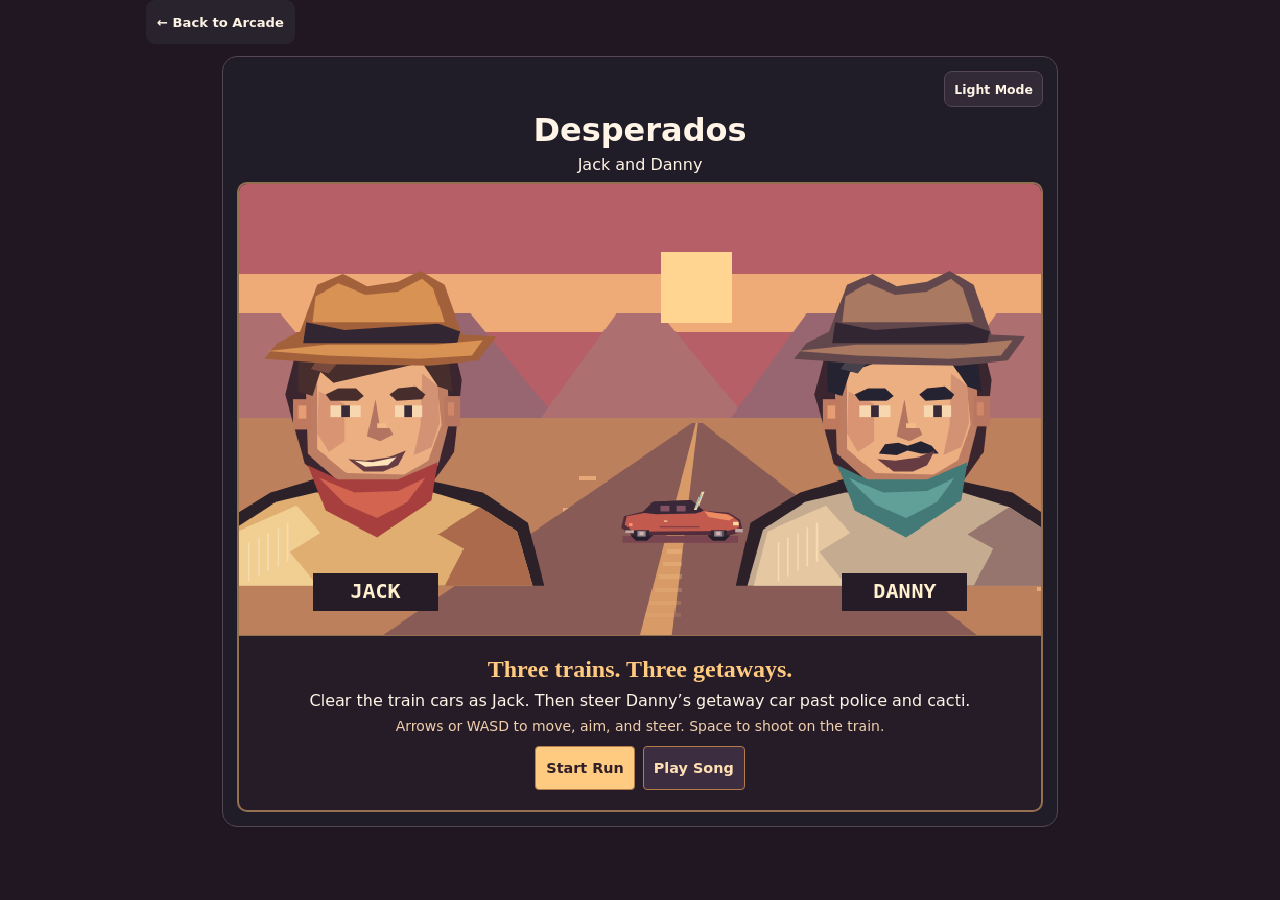
<file: desperados/index.html>
<!doctype html>
<html lang="en"><head><meta charset="utf-8"><meta name="viewport" content="width=device-width, initial-scale=1">
<title>Desperados — Jack and Danny</title>
<link rel="stylesheet" href="../shared/player/controller.css">
<link rel="stylesheet" href="../shared/player/blueprint/components.css">
<link rel="stylesheet" href="../shared/player/layout.css?v=thumb-spacing">
<script type="module" src="../shared/player/layout.js"></script>
<style>
*{box-sizing:border-box}body{margin:0;background:#201722;color:#fff0ce;font:16px system-ui}main{max-width:860px;margin:auto;padding:12px}
header{display:flex;align-items:center;justify-content:space-between;gap:12px;margin-bottom:8px}h1{margin:0;color:#ffcb80;font:900 clamp(2rem,7vw,4rem)/.95 Georgia}header p{margin:.4rem 0 0}#clock{font:800 1.1rem monospace;color:#ffcb80}
canvas{display:block;width:100%;height:auto;image-rendering:pixelated;background:#3a2933}#frame{position:relative;border:2px solid #957050}
#overlay{position:absolute;inset:0;display:grid;place-content:center;text-align:center;background:#261c28e8;padding:12px}[hidden]{display:none!important}h2,p{margin:0 0 8px}
button{min-height:43px;border:1px solid #b57b4d;background:#ffcb80;color:#311f27;font:700 .9rem system-ui;padding:5px 10px;border-radius:4px;}
footer{display:flex;flex-wrap:wrap;justify-content:space-between;align-items:center;gap:6px;padding:8px 0;color:#f0cfac}a{color:inherit}@media(max-width:500px){#overlay h2{font-size:1.15rem}#overlay p{font-size:.8rem}}
/* Scope the control tray and native gesture suppression to Desperados. */
#touch {
  margin-top:8px;padding:10px 15px;border:1px solid #493f43;border-radius:18px;
  background:#211e23;min-height:138px;gap:20px;
}
.mobile-help {display:none}
@media(any-pointer:coarse){.desktop-help{display:none}.mobile-help{display:inline}}
footer {font-size:.82rem;min-height:44px}
footer a {margin-left:5px;padding:8px 5px}
#music {min-height:36px}
@media (any-pointer:coarse) and (orientation:landscape) and (min-width:570px) and (max-height:540px) {
  main {max-width:min(calc((100dvh - 86px - var(--arcade-nav-height)) * 1.7778), calc(100vw - 306px - 2 * max(var(--arcade-thumb-left), var(--arcade-thumb-right))));min-width:250px;padding:4px}
  header {margin-bottom:3px}
  header h1 {font-size:1.6rem}
  header p {font-size:.75rem}
  footer {padding:2px 0;font-size:.75rem}
  #touch {position:fixed;left:var(--arcade-thumb-left);right:var(--arcade-thumb-right);bottom:var(--arcade-thumb-bottom);width:auto;min-height:0;margin:0;padding:0;background:none;border:0;pointer-events:none}
  #touch .arcade-dpad,#touch .arcade-action-buttons {pointer-events:auto}
}
#results {padding:clamp(12px,4vw,32px);border:1px solid #957050;background:#2b202c}
#results h2 {color:#ffcb80}
#result-details {color:#f0cfac}
#title-card {overflow:hidden;text-align:center;border:2px solid #957050;background:#261c28}
#title-art {aspect-ratio:16 / 9}
.title-copy {padding:clamp(12px,3vw,20px);border-top:1px solid #957050}
.title-copy h2 {color:#ffcb80;font-family:Georgia,serif}
.title-help {color:#f0cfac;font-size:.875rem}
.title-actions {display:flex;justify-content:center;gap:8px;margin-top:12px}
.title-actions button {min-height:44px}
#title-music {background:#3d2d41;color:#ffdfb4}
main:has(#title-card:not([hidden])) header {justify-content:center;text-align:center}
main:has(#title-card:not([hidden])) #clock,
main:has(#title-card:not([hidden])) footer {display:none}
@media (max-width:500px) and (orientation:portrait) {
  #title-art {aspect-ratio:8 / 7}
  .title-actions {display:grid;grid-template-columns:minmax(0,16rem)}
}
@media (orientation:landscape) and (max-height:540px) {
  main:has(#title-card:not([hidden])) {max-width:720px}
  #title-card {display:grid;grid-template-columns:1.1fr 1fr;align-items:center}
  .title-copy {border-top:0;padding:8px}
  .title-actions {flex-wrap:wrap;margin-top:6px}
}
main .arcade-game-area header,main .arcade-game-area header h1,main .arcade-game-area #clock{color:var(--arcade-text)}
main .arcade-game-area header h1{font:760 clamp(1.2rem,5vw,2rem)/1.1 system-ui}
main .arcade-game-area #frame,main .arcade-game-area #title-card{border-radius:10px;overflow:hidden}
main .arcade-game-area footer{color:var(--arcade-text)}
#touch .arcade-move-caption{margin-right:auto;color:#fff2de}
#touch .arcade-dpad{order:-1}
#touch .arcade-action-buttons{order:1}
@media(any-pointer:coarse) and (orientation:landscape) and (max-height:540px){
 main .arcade-game-area{padding:4px}#touch .arcade-move-caption{display:none}
}
</style><link rel="stylesheet" href="../shared/player/game-page.css">
<script type="module" src="../shared/player/game-page.js"></script>
<link rel="stylesheet" href="../shared/player/control-surface.css">
</head><body><main>
<section class="bp5-card arcade-game-area" aria-label="Game Area">
<div class="arcade-theme-bar"><button class="bp5-button bp5-minimal arcade-theme-toggle" type="button" data-arcade-theme>Dark Mode</button></div>
<header><div><h1>Desperados</h1><p>Jack and Danny</p></div><time id="clock">0:00.000</time></header>
<section id="title-card" aria-labelledby="title-heading">
  <canvas id="title-art" width="768" height="432" role="img" aria-label="Jack and Danny flank a red convertible driving into the sunset"></canvas>
  <div class="title-copy">
    <h2 id="title-heading">Three trains. Three getaways.</h2>
    <p>Clear the train cars as Jack. Then steer Danny’s getaway car past police and cacti.</p>
    <p class="title-help"><span class="desktop-help">Arrows or WASD to move, aim, and steer. Space to shoot on the train.</span><span class="mobile-help">D-pad to move, aim, and steer. A to shoot on the train.</span></p>
    <div class="title-actions">
      <button id="start-title" type="button">Start Run</button>
      <button id="title-music" type="button" aria-pressed="false">Play Song</button>
    </div>
  </div>
</section>
<div id="frame" class="arcade-touch-surface" hidden><canvas id="screen" width="768" height="432" aria-label="Desperados playfield"></canvas>
<section id="overlay" hidden><h2 id="heading">Three trains. Three getaways.</h2><p id="message"><span class="desktop-help">Move with arrows or WASD. Space shoots on the train.</span><span class="mobile-help">Use the D-pad to move and aim. A shoots on the train.</span></p><div><button id="action">Start Run</button></div></section></div>
<section id="results" aria-labelledby="result-title" hidden>
  <h2 id="result-title" tabindex="-1"></h2>
  <p id="result-details"></p>
  <button id="run-again" type="button">Run Again</button>
  <button id="copy" type="button">Copy Time</button>
  <span id="copy-status" role="status"></span>
</section>
<div id="run-objective" class="arcade-objectives" hidden><strong id="run-progress"></strong><span id="run-instruction"></span></div>
<footer class="arcade-objectives"><span id="status">Best Time —</span><button class="arcade-touch-surface" id="music" aria-pressed="true">Music On</button></footer>
</section>
<div id="touch" class="arcade-controls-area" role="group" aria-label="Controls" hidden><span class="arcade-move-caption">Move</span></div>
<div id="desktop-controls" class="arcade-controls-area arcade-key-row" aria-label="Controls" hidden><kbd>← ↑ ↓ →</kbd> Move <span id="desktop-shoot"><kbd>Space</kbd> Shoot</span></div>
</main>
<audio id="song" src="garrett-desperado-song.m4a" loop preload="auto"></audio>
<script type="module">
import { createController, movementKeys } from '../shared/player/controller.js';
import { protectControlSurface } from '../shared/player/control-surface.js';
const $=id=>document.getElementById(id);
const gameContext=$('screen').getContext('2d');
let ctx=gameContext;
const titleArt=$('title-art');
const titleContext=titleArt.getContext('2d');
const portraitTitle=matchMedia('(max-width:500px) and (orientation:portrait)');
const reducedMotion=matchMedia('(prefers-reduced-motion: reduce)');
const W=384,H=216,startDriveY=166, aimHeight=6;
ctx.scale(2,2);
const configs=[
 {cars:3,foes:1,fire:2.2,chase:15,gap:1.12},
 {cars:4,foes:2,fire:1.75,chase:18,gap:.94},
 {cars:5,foes:3,fire:1.4,chase:21,gap:.78}
];
let phase='title', level=0, carIndex=0, jack, bullets=[], foes=[], hazards=[], cover=[], carX=192, carY=startDriveY, carHealth=3, crashTime=0, crashSide=1, chase=0, spawn=0, seed=1, shot=0, hit=0;
let previous=performance.now(), now=previous, sceneAt=previous, start=null, finish=null, retries=0, best=null;
const time=ms=>{const t=Math.max(0,Math.floor(ms));return Math.floor(t/60000)+':'+String(Math.floor(t/1000)%60).padStart(2,'0')+'.'+String(t%1000).padStart(3,'0');};
const elapsed=()=>start===null?0:(finish??performance.now())-start;
const controller=createController($('touch'),{
 keys:{...movementKeys,Space:'shoot'},
 dpad:true,
 buttons:[{action:'shoot',label:'Shoot',face:'A'}],
 onDirection(dx,dy){if(phase==='train'){jack.dx=dx;jack.dy=dy;}}
});
controller.showActions([]);
const touchTray=$('touch');
protectControlSurface(touchTray);
const box=(x,y,w,h,c)=>{ctx.fillStyle=c;ctx.fillRect(Math.round(x*2)/2,Math.round(y*2)/2,w,h);};
const words=(s,x,y,sz=10,c='#fff0ce')=>{ctx.fillStyle=c;ctx.font='bold '+sz+'px monospace';ctx.textAlign='center';ctx.fillText(s,x,y);};
const poly=(pts,c)=>{ctx.fillStyle=c;ctx.beginPath();pts.forEach(([x,y],i)=>i?ctx.lineTo(x,y):ctx.moveTo(x,y));ctx.closePath();ctx.fill();};
function scene(next){phase=next;
 const playing=next==='train'||next==='drive';
 $('desktop-controls').hidden=!playing;
 $('desktop-shoot').hidden=next!=='train';
 $('run-objective').hidden=!playing;
 $('run-instruction').textContent=next==='train'?'Clear each train car before meeting Danny.':'Steer around the police cars and cacti.';
 touchTray.hidden=next!=='train'&&next!=='drive';
 controller.showActions(next==='train'?['shoot']:[]);
 sceneAt=performance.now();$('overlay').hidden=true;if(document.activeElement?.tagName==='BUTTON')document.activeElement.blur();}
function modal(title,body,button,action){$('heading').textContent=title;$('message').textContent=body;$('action').textContent=button;$('action').onclick=action;$('overlay').hidden=false;}
function startRun(){
 if(phase==='title'){
  $('title-card').hidden=true;
  if(songAllowed&&song.paused)playSong();
 }
 $('results').hidden=true;
 $('frame').hidden=false;
 $('copy-status').textContent='';
 enableMusic();level=0;retries=0;start=performance.now();finish=null;scene('safe');
}
function setupCar(index,hp=3){
 carIndex=index;
 jack={x:26,y:118,hp,dx:1,dy:0,moving:false};
 bullets=[];hit=0;shot=0;
 const layouts=[
  [{x:116,y:65,w:47,h:20},{x:215,y:147,w:58,h:20}],
  [{x:119,y:139,w:55,h:21},{x:208,y:71,w:51,h:21}],
  [{x:111,y:97,w:37,h:26},{x:210,y:48,w:54,h:20},{x:237,y:163,w:39,h:21}]
 ];
 cover=layouts[index%layouts.length];
 foes=Array.from({length:configs[level].foes},(_,i)=>({
  x:303+(i%2)*33,y:[117,65,167][(i+index)%3],at:1.2+i*.58
 }));
 scene('train');
}
const clamp=(n,min,max)=>Math.min(max,Math.max(min,n));
const atCover=(x,y,pad=0)=>cover.some(r=>x>r.x-pad&&x<r.x+r.w+pad&&y>r.y-pad&&y<r.y+r.h+pad);
function aimingPose(actor){
 const side=actor.dx<-.1?-1:1;
 const shoulder={x:actor.x+side*6,y:actor.y-7};
 const elbow={x:shoulder.x+side*4,y:shoulder.y+Math.max(0,actor.dy*3)};
 const wrist={x:elbow.x+actor.dx*5,y:elbow.y+actor.dy*5};
 return {side,shoulder,elbow,wrist};
}
function roundFrom(x,y,dx,dy,speed,ours,barrel=null){
 const originX=x+dx*9,originY=y+dy*9;
 bullets.push({
  x:originX,y:originY,vx:dx*speed,vy:dy*speed,ours,
  offsetX:barrel?barrel.x-originX:0,offsetY:barrel?barrel.y-originY+aimHeight:0,age:0
 });
}
function updateTrain(dt,age,cfg){
 const [dx,dy]=controller.movement();
 jack.moving=Boolean(dx||dy);
 if(jack.moving){const length=Math.hypot(dx,dy);jack.dx=dx/length;jack.dy=dy/length;}
 const x=clamp(jack.x+dx*118*dt,17,369);
 const y=clamp(jack.y+dy*118*dt,47,187);
 if(!atCover(x,jack.y,8))jack.x=x;
 if(!atCover(jack.x,y,8))jack.y=y;
 shot-=dt;hit-=dt;
 if(controller.down('shoot')&&shot<=0){
  const {wrist}=aimingPose(jack);
  roundFrom(jack.x,jack.y,jack.dx,jack.dy,260,true,{x:wrist.x+jack.dx*8,y:wrist.y+jack.dy*8});
  shot=.23;
 }
 for(const foe of foes){
  if(age<foe.at)continue;
  const fx=jack.x-foe.x,fy=jack.y-foe.y,length=Math.hypot(fx,fy)||1;
  roundFrom(foe.x,foe.y,fx/length,fy/length,94+level*25,false);
  foe.at=age+cfg.fire;
 }
 for(const b of bullets){
  b.x+=b.vx*dt;b.y+=b.vy*dt;b.age+=dt;
  if(atCover(b.x,b.y)){b.dead=true;continue;}
  if(b.ours){
   const index=foes.findIndex(f=>Math.hypot(f.x-b.x,f.y-b.y)<10);
   if(index>=0){foes.splice(index,1);b.dead=true;}
  }else if(hit<=0&&Math.hypot(jack.x-b.x,jack.y-b.y)<8){
   b.dead=true;hit=1;
   if(--jack.hp===0){retry('train');return;}
  }
 }
 bullets=bullets.filter(b=>!b.dead&&b.x>9&&b.x<375&&b.y>35&&b.y<196);
 if(jack.x>=364&&Math.abs(jack.y-118)<25&&!foes.length){
  if(carIndex+1===cfg.cars)scene('handoff');
  else setupCar(carIndex+1,jack.hp);
 }
}
function setupChase(){carX=192;carY=startDriveY;carHealth=3;crashTime=0;crashSide=1;chase=0;spawn=.75;hazards=[];seed=739+level*419;scene('drive');}
function retry(kind){retries++;scene(kind==='train'?'trainRetry':'driveRetry');modal(kind==='train'?'Jack is pinned down':'The getaway car is wrecked','Retry time counts toward your finish.','Retry',kind==='train'?()=>setupCar(0):setupChase);}
function complete(){finish=performance.now();const n=elapsed();if(best===null||n<best)best=n;scene('ending');}
function random(){seed=(Math.imul(seed,1664525)+1013904223)>>>0;return seed/4294967296;}
function steerPolice(car,cactuses,dt){
 const candidates=[90,55,110,35,-35].map(offset=>clamp(carX+(car.x>carX?offset:-offset),23,W-23));
 const danger=cactuses.filter(plant=>plant.y>=car.y-60&&plant.y<=car.y+24);
 const clear=x=>danger.every(plant=>Math.abs(plant.x-x)>27);
 const target=clear(carX)?carX:candidates.filter(clear).sort((a,b)=>Math.abs(a-car.x)-Math.abs(b-car.x))[0];
 if(target!==undefined){
  const step=(57+level*14)*dt;
  car.x+=clamp(target-car.x,-step,step);
 }
}
function update(dt){
 const age=(now-sceneAt)/1000,cfg=configs[level];
 if(phase==='safe'&&age>=3.4)setupCar(0);
 if(phase==='handoff'&&age>=5.5)setupChase();
 if(phase==='ending'&&age>=11)showResults();
 if(phase==='train')updateTrain(dt,age,cfg);
 if(phase==='drive'){
  crashTime=Math.max(0,crashTime-dt);
  if(carHealth===0){
   if(crashTime===0)retry('drive');
   return;
  }
  const [dx,dy]=controller.movement();
  chase+=dt;
  carX=clamp(carX+(dx*149+(crashTime>0?crashSide*34:0))*dt,20,W-20);
  carY=clamp(carY+dy*110*dt,50,193);
  spawn-=dt;
  if(spawn<=0){
   const lane=Math.floor(random()*7);
   hazards.push({x:30+54*lane,y:-20,type:random()<.73?'cactus':'police',hit:false});
   if(random()<.27+level*.14)hazards.push({x:30+54*((lane+2)%7),y:-35,type:'cactus',hit:false});
   spawn=cfg.gap;
  }
  const cactuses=hazards.filter(obstacle=>obstacle.type==='cactus'&&!obstacle.hit);
  for(const obstacle of hazards){
   if(obstacle.type==='police'&&!obstacle.hit){
    steerPolice(obstacle,cactuses,dt);
    if(cactuses.some(plant=>plant.y<obstacle.y&&plant.y>obstacle.y-22&&Math.abs(plant.x-obstacle.x)<21)){
     obstacle.y+=132*dt;
     continue;
    }
   }
   obstacle.y+=(98+level*17)*(obstacle.type==='police'?.74:1)*dt;
   if(obstacle.hit||Math.abs(obstacle.x-carX)>=17||Math.abs(obstacle.y-carY)>=18)continue;
   obstacle.hit=true;
   if(crashTime>0)continue;
   carHealth--;
   crashTime=.68;
   crashSide=carX>=obstacle.x?1:-1;
   impactSound();
  }
  hazards=hazards.filter(obstacle=>obstacle.y<240);
  if(carHealth>0&&chase>=cfg.chase){
   if(level===2)complete();
   else{level++;scene('safe');}
  }
 }
}
function person(x,y,type,walk=false,glasses=false,armSide=0){
 const danny=type==='danny', enemy=type==='enemy', hat=enemy?'#675266':danny?'#625146':'#a56742', coat=enemy?'#ae7157':danny?'#ceb194':'#e7c489', scarf=danny?'#4c8c8b':enemy?'#cf974e':'#ab4941';
 const step=walk?Math.round(Math.sin(now/70)*3):0;
 box(x-8,y-12,7,10+step,'#3e435c');box(x+1,y-12,7,10-step,'#5c5773');
 box(x-9,y-3+step,8,3,'#2b242c');box(x+1,y-3-step,8,3,'#2b242c');
 box(x-10,y-23,20,13,'#462b36');box(x-8,y-23,16,11,coat);if(armSide!==-1)box(x-12,y-22,4,8,'#bc886a');if(armSide!==1)box(x+8,y-22,4,8,'#bc886a');
 box(x-7,y-33,14,12,'#a96955');box(x-5,y-33,11,8,'#eab582');box(x-7,y-33,3,8,danny?'#222331':'#493135');
 box(x-4,y-28,2,2,'#302630');box(x+3,y-28,2,2,'#302630');if(danny)box(x-2,y-25,6,2,'#422d32');
 if(glasses){box(x-7,y-29,14,4,'#261e32');box(x-6,y-29,3,1,'#bbd2ca');}
 box(x-8,y-24,16,3,scarf);box(x+4,y-22,4,4,scarf);
 const brim=danny?'#967168':enemy?'#82677b':'#d18a52';
 poly([[x-7,y-34],[x-6,y-39],[x-4,y-41],[x,y-39],[x+4,y-41],[x+7,y-38],[x+8,y-34]],hat);
 box(x-5,y-39,3,2,brim);box(x-7,y-35,15,2,'#54313d');
 poly([[x-13,y-34],[x-5,y-33],[x+8,y-33],[x+13,y-35],[x+11,y-31],[x-11,y-30]],brim);
 if(!danny&&!enemy)box(x-2,y-25,4,1,'#f3c694');
 box(x-6,y-20,1.5,7,'#f1ca9b');box(x+4,y-19,2,5,'#9b685a');
 box(x-5,y-13,10,1.5,'#69464a');box(x,y-13,2,1.5,'#e5b46f');
}
function landscape(s=0, sunset=false, sun=true){
 box(0,0,W,H,sunset?'#b75f67':'#db8a6d');box(0,43,W,28,'#efab77');if(sun)box(274,29,34,34,'#ffd591');
 for(let i=0;i<6;i++){const x=i*91-(s*.25%91);poly([[x-30,113],[x+7,62],[x+28,62],[x+70,113]],i%2?'#986671':'#ae6f71');}
 box(0,112,W,104,'#bc805c');for(let i=0;i<18;i++)box((i*81-s*.7)%397,(i*31)%85+123,8,2,'#e6a878');
}
function portrait(x,y,who,glasses=false){
 const danny=who==='danny', hat=danny?'#62484c':'#a2613b';
 const light=danny?'#a97961':'#d89253', hair=danny?'#252331':'#482d2d';
 const scarf=danny?'#437976':'#a83f3f';
 ctx.save();ctx.translate(x,y);
 poly([[-105,104],[-96,65],[-65,46],[-39,38],[32,38],[67,46],[95,65],[105,104]],'#2c2029');
 poly([[-98,104],[-88,69],[-62,52],[-37,46],[36,46],[65,55],[88,70],[98,104]],danny?'#c5ab90':'#dfae70');
 poly([[-85,70],[-49,54],[-34,71],[-53,83],[-36,104],[-94,104]],danny?'#e5c8a2':'#f1ce92');
 poly([[65,55],[88,70],[98,104],[43,104],[55,81],[39,72]],danny?'#96756f':'#aa6a4b');
 for(let i=0;i<5;i++)box(-79+i*6,77-i*3,1,24,'#f7dcb1');
 poly([[-47,-50],[-28,-64],[25,-65],[48,-48],[54,-24],[49,21],[32,45],[-20,47],[-44,28],[-56,-15]],'#3b2630');
 poly([[-44,-42],[-22,-55],[22,-58],[44,-41],[46,2],[39,29],[24,41],[-22,40],[-42,22]],'#bd7d62');
 poly([[-36,-40],[-17,-50],[25,-48],[37,-34],[41,4],[33,26],[18,35],[-18,34],[-36,19]],'#ecaf82');
 poly([[-35,-17],[-19,-9],[-19,14],[-29,21],[-36,9]],'#d99573');
 poly([[29,-28],[39,-20],[40,3],[35,18],[24,23],[28,4]],'#d49274');
 box(-51,-12,11,19,'#bf795f');box(-48,-8,5,8,'#e79d73');
 box(43,-14,10,19,'#b97762');box(45,-10,4,8,'#cf8767');
 poly([[-48,-17],[-48,-43],[-30,-59],[27,-57],[45,-41],[48,-17],[39,-20],[29,-35],danny?[-15,-36]:[-26,-22],[-34,-29],[-39,-14]],hair);
 poly([[-40,-31],[-28,-49],[-3,-51],[-20,-39],[-29,-28]],danny?'#46404a':'#774a3d');
 poly([[-31,-15],[-23,-19],[-12,-19],[-7,-14],[-11,-11],[-28,-11]],hair);
 poly([[9,-15],[14,-19],[25,-20],[31,-15],[29,-12],[13,-11]],hair);
 box(-28,-8,19,7,'#f6d7af');box(12,-8,17,7,'#f6d7af');
 box(-21,-8,5,7,'#392a37');box(18,-8,5,7,'#392a37');
 poly([[0,-12],[-5,11],[3,14],[11,10],[9,6],[3,6]],'#b37462');
 box(1,3,6,3,'#f4bb89');
 if(danny)poly([[-16,22],[-12,16],[-4,15],[2,17],[10,14],[17,17],[21,22],[10,22],[2,20],[-5,23]],hair);
 poly([[-17,25],[-6,26],[9,24],[19,20],[14,29],[5,33],[-7,33]],'#673d43');
 if(!danny||glasses)poly([[-13,26],[-2,27],[13,24],[8,29],[-6,30]],'#ffe4ba');
 poly([[-42,29],[-23,38],[14,38],[39,27],[35,51],[1,74],[-31,57]],scarf);
 poly([[-35,37],[-13,46],[14,45],[31,37],[20,52],[1,62],[-19,53]],danny?'#60a099':'#d26450');
 {
  poly([[-61,-47],[-47,-54],[-36,-83],[-20,-90],[-5,-82],[14,-85],[28,-92],[43,-83],[54,-52],[75,-51],[64,-36],[34,-33],[-26,-34],[-69,-37]],hat);
  poly([[-37,-76],[-23,-84],[-6,-77],[14,-79],[29,-87],[36,-81],[43,-60],[-39,-60]],light);
  poly([[-43,-60],[-19,-55],[39,-59],[53,-54],[51,-47],[-45,-47]],'#332633');
  poly([[-67,-42],[-30,-46],[37,-46],[67,-49],[60,-39],[27,-37],[-30,-39]],light);
 }
 if(glasses){
  poly([[-37,-13],[-6,-13],[1,-8],[7,-13],[37,-14],[33,3],[13,4],[6,-3],[-2,-3],[-10,4],[-33,4]],'#252235');
  poly([[-32,-10],[-17,-10],[-24,-3],[-31,-3]],'#91aca9');
  poly([[13,-10],[26,-11],[18,-4],[13,-4]],'#91aca9');
 }
 ctx.restore();
}
function closeup(who,age,line,glasses=false){
 box(0,0,W,H,'#593d48');
 for(let i=0;i<12;i++)box(0,i*18,W,1,'#82504c');
 const scale=.87+Math.min(.13,age*.16);
 ctx.save();ctx.translate(192,96);ctx.scale(scale,scale);
 portrait(0,0,who,glasses);ctx.restore();
 box(0,188,W,28,'#241923');box(0,188,W,1,'#d49d63');
 words(line,192,206,10);
}
function interior(){
 box(0,0,W,H,'#30232f');box(10,32,364,164,'#865347');
 box(10,32,364,13,'#583744');box(10,186,364,10,'#5c3842');
 for(let y=48;y<191;y+=9){
  box(11,y,362,1,'#613d43');
  for(let x=28+(y%5)*7;x<366;x+=55)box(x,y,1,8,'#613d43');
 }
 for(let x=39;x<354;x+=57){
  box(x,29,39,13,'#322935');box(x+2,31,35,8,'#e9a174');
  poly([[x+2,39],[x+12,32],[x+20,32],[x+33,39]],'#ac6c69');
 }
 box(7,95,16,47,'#291f2a');box(361,95,16,47,'#291f2a');
 box(364,99,10,39,foes.length?'#80534f':'#81a17b');
 words(foes.length?'LOCKED':'EXIT',348,91,7);
 for(const r of cover){
  box(r.x+3,r.y+4,r.w,r.h,'#643d3d');
  box(r.x,r.y,r.w,r.h,'#4d3038');
  box(r.x+2,r.y+1,r.w-4,r.h-4,'#bb8053');
  box(r.x+2,r.y+3,r.w-4,2,'#e2a16b');
  box(r.x+4,r.y+8,r.w-8,1,'#815245');
  box(r.x+4,r.y+13,r.w-8,1,'#815245');
  box(r.x+6,r.y+2,3,r.h-3,'#634353');
  box(r.x+r.w-9,r.y+2,3,r.h-3,'#634353');
 }
}
function passenger(x,who,glasses=false){
 ctx.save();
 ctx.beginPath();ctx.rect(x-16,-68,32,55);ctx.clip();
 person(x,-4,who,false,glasses);
 ctx.restore();
}
function convertible(x,y,scale=1,passengers=null){
 ctx.save();ctx.translate(x,y);ctx.scale(scale,scale);
 box(-80,22,160,10,'#784551');
 for(const wheel of [-54,53]){
  poly([[wheel-15,10],[wheel-9,3],[wheel+9,3],[wheel+15,10],[wheel+15,22],[wheel+8,29],[wheel-8,29],[wheel-15,22]],'#251f2b');
  box(wheel-6,11,12,11,'#918590');box(wheel-3,13,6,7,'#c0a6a1');
 }
 poly([[-82,11],[-78,-5],[-52,-12],[-38,-25],[15,-27],[32,-13],[67,-10],[83,0],[87,16],[68,21],[-67,21]],'#532c3c');
 poly([[-77,7],[-74,-5],[-48,-10],[-27,-17],[24,-15],[48,-10],[67,-8],[80,1],[82,11],[65,15],[-66,16]],'#c25a4d');
 poly([[-52,-10],[-38,-25],[15,-27],[32,-13],[22,-9],[-34,-8]],'#382838');
 box(-28,-20,13,8,'#855263');box(-6,-20,13,8,'#855263');
 passengers?.();
 poly([[19,-14],[29,-39],[33,-39],[23,-14]],'#efd7af');
 poly([[20,-17],[28,-36],[30,-36],[22,-17]],'#98b3b1');
 poly([[33,-12],[63,-8],[74,-3],[67,1],[39,-4]],'#ec8c62');
 box(-72,5,5,4,'#ff9271');box(73,3,8,5,'#ffde9d');
 box(-23,1,5,2,'#f7c697');box(-29,9,55,2,'#88404a');
 box(-76,14,12,4,'#bfa4a3');box(76,12,11,5,'#bfa4a3');
 for(const wheel of [-54,53]){
  box(wheel-11,14,22,9,'#2e2530');box(wheel-6,15,12,8,'#918590');
  box(wheel-3,16,6,5,'#d0b3a9');
 }
 ctx.restore();
}
function vehicle(x,y,color,police=false){
 box(x-13,y-19,26,38,'#342836');box(x-11,y-17,22,34,color);box(x-8,y-10,16,16,'#352c3c');box(x-7,y-10,14,3,'#9eabaa');box(x-11,y+10,22,5,color);
 box(x-14,y-13,4,8,'#2c2332');box(x+10,y-13,4,8,'#2c2332');box(x-14,y+7,4,8,'#2c2332');box(x+10,y+7,4,8,'#2c2332');
 box(x-9,y-18,4,2,'#ffda99');box(x+5,y-18,4,2,'#ffda99');if(police){box(x-6,y-1,6,3,'#e55c55');box(x,y-1,6,3,'#74a2b8');}
}
function drawAimingArm(actor,{side,shoulder,elbow,wrist}){
 ctx.save();
 ctx.lineCap='round';ctx.lineJoin='round';
 ctx.strokeStyle='#6e4641';ctx.lineWidth=5.5;
 ctx.beginPath();ctx.moveTo(shoulder.x,shoulder.y);ctx.lineTo(elbow.x,elbow.y);ctx.lineTo(wrist.x,wrist.y);ctx.stroke();
 ctx.lineWidth=3.7;ctx.strokeStyle='#e3a277';
 ctx.beginPath();ctx.moveTo(shoulder.x,shoulder.y);ctx.lineTo(elbow.x,elbow.y);ctx.lineTo(wrist.x,wrist.y);ctx.stroke();
 ctx.strokeStyle='#edc68e';ctx.lineWidth=4.6;
 ctx.beginPath();ctx.moveTo(shoulder.x,shoulder.y);ctx.lineTo(shoulder.x+side*3,shoulder.y+actor.dy);ctx.stroke();
 ctx.translate(wrist.x,wrist.y);ctx.rotate(Math.atan2(actor.dy,actor.dx));
 ctx.scale(1,side);
 box(-1,-2.5,8,3,'#302833');box(0,-2.5,6,1,'#756370');
 box(-1,0,3,4,'#493339');box(-2,0,2,2.5,'#e3a277');
 if(shot>.19)box(7,-2,3,2,'#fff1b4');
 ctx.restore();
}
let titleLayout=null;
let titleArtSettled=false;
function drawTitle(age){
 const mobile=portraitTitle.matches;
 const still=reducedMotion.matches;
 const layout=mobile+':'+still;
 if(titleArtSettled&&layout===titleLayout)return;
 titleLayout=layout;
 titleArtSettled=still||age>=4.35;
 const width=mobile?320:384, height=mobile?280:216;
 if(titleArt.width!==width*2||titleArt.height!==height*2){
  titleArt.width=width*2;
  titleArt.height=height*2;
 }
 ctx=titleContext;
 ctx.save();
 ctx.scale(2,2);
 const horizon=height*.53;
 const sunX=width*(mobile?.51:.57);
 ctx.save();
 ctx.scale(width/W,height/H);
 landscape(33,true,false);
 ctx.restore();
 box(sunX-17,height*.15,34,34,'#ffd591');
 poly([[sunX-2,horizon],[sunX+3,horizon],[width*.92,height],[width*.18,height]],'#895b56');
 poly([[sunX,horizon],[sunX+1,horizon],[width*.54,height],[width*.50,height]],'#d89b68');

 const progress=still?0:clamp((age-.35)/4,0,1);
 const distance=1-(1-progress)**2;
 const carX=width*.54+(sunX-width*.54)*distance;
 const carY=height*.86+(horizon-height*.86)*distance;
 const carScale=(mobile?.50:.53)*(1-distance);
 if(progress<1){
  for(let i=0;i<7;i++){
   const drift=i*(3+carScale*9);
   ctx.globalAlpha=(1-progress)*(1-i/8)*.7;
   box(carX-4-drift*.35,carY+8+drift,5+i*2,2,'#eab77f');
  }
  ctx.globalAlpha=1;
  convertible(carX,carY,carScale);
 }
 for(const [name,x] of [['jack',width*(mobile?.22:.17)],['danny',width*(mobile?.78:.83)]]){
  const y=height*(mobile?.34:.52), labelY=height*(mobile?.61:.92);
  ctx.save();
  ctx.translate(x,y);
  ctx.scale(mobile?.70:.77,mobile?.70:.77);
  portrait(0,0,name);
  ctx.restore();
  box(x-30,labelY-12,60,18,'#261c28');
  words(name.toUpperCase(),x,labelY,10);
 }
 ctx.restore();
 ctx=gameContext;
}
function drawing(){
 const age=(now-sceneAt)/1000;
 if(phase==='safe'){
  if(age<1.65){closeup('jack',age,'JACK  /  THE SCORE');}
  else{
   cover=[];interior();
   box(219,61,56,73,'#3e303a');box(224,65,46,63,'#7a6365');
   box(229,70,36,53,'#302732');box(234,91,22,11,'#cb9c50');
   box(236,87,20,5,'#f7cb79');box(268,70,21,57,'#76616b');
   person(198,126,'jack');words('Safe’s open. Run, Jack!',192,176,11);
  }
 }else if(phase==='train'||phase==='trainRetry'){
  interior();
  const actors=[...foes.map(foe=>({...foe,type:'enemy'})),{...jack,type:'jack'}].sort((a,b)=>a.y-b.y);
  for(const actor of actors){
   const aiming=actor.type==='jack';
   if(aiming&&hit>0&&Math.floor(now/65)%2===0)continue;
   const pose=aiming?aimingPose(actor):null;
   ctx.save();ctx.translate(actor.x,actor.y+8);ctx.scale(.78,.78);
   person(0,0,actor.type,actor.moving,false,pose?.side);ctx.restore();
   if(aiming)drawAimingArm(actor,pose);
  }
  for(const b of bullets){
   const taper=Math.max(0,1-b.age*6);
   box(b.x+b.offsetX*taper-2,b.y-aimHeight+b.offsetY*taper-2,4,4,b.ours?'#ffdf83':'#ff836f');
  }
  words('LEVEL '+(level+1)+'   CAR '+(carIndex+1)+'/'+configs[level].cars,192,20);
  words('♥'.repeat(jack.hp),38,20,12,'#ff9a83');
 } else if(phase==='drive'||phase==='driveRetry'){
  box(0,0,W,H,'#bf855c');
  for(let i=0;i<25;i++){
   const x=(i*73+13)%W,y=(i*43+chase*(98+level*17))%H;
   box(x,y,5+i%9,1,'#e1a371');
   if(i%3===0){box(x+2,y+4,3,2,'#956650');box(x+5,y+5,2,1,'#a77354');}
  }
  for(const h of hazards){
   if(h.type==='police')vehicle(h.x,h.y,'#bec0b3',true);
   else if(h.hit){
    box(h.x-14,h.y+1,11,4,'#426154');box(h.x+5,h.y+7,8,3,'#51755c');
   }else{
    box(h.x-9,h.y+12,18,3,'#9c6a52');
    box(h.x-4,h.y-13,8,27,'#426154');box(h.x-3,h.y-11,2,22,'#699568');
    box(h.x-10,h.y-5,9,4,'#51755c');box(h.x-10,h.y-8,3,6,'#51755c');
    box(h.x+3,h.y-8,7,4,'#51755c');box(h.x+7,h.y-13,3,7,'#51755c');
   }
  }
  ctx.save();ctx.translate(carX,carY);
  if(crashTime>0)ctx.rotate(Math.sin(crashTime*32)*crashTime*.32*crashSide);
  vehicle(0,0,crashTime>.51?'#fff0c5':carHealth?'#bc4c49':'#634850');
  ctx.restore();
  if(crashTime>0){
   const burst=(.68-crashTime)*47;
   for(let i=0;i<9;i++){
    const angle=i*Math.PI*2/9;
    box(carX+Math.cos(angle)*(burst+10),carY+Math.sin(angle)*(burst+8),3,2,i%2?'#ffd387':'#f38d63');
   }
  }
  box(8,7,78,17,'#392930');
  words('CAR  '+'♥'.repeat(carHealth)+'♡'.repeat(3-carHealth),47,19,10,'#ffb28c');
  box(264,7,112,17,'#392930');
  words('ESCAPE '+Math.min(100,Math.floor(chase/configs[level].chase*100))+'%',320,19,10);
 } else {
  landscape(now/30,phase==='ending'||phase==='result'||phase==='title');
  if(phase==='handoff'){
   if(age<1.35){closeup('jack',age,'JACK  /  THERE HE IS.');}
   else if(age<2.7){closeup('danny',age-1.35,'DANNY  /  GET IN!');}
   else{
    const leap=clamp((age-3.05)/1.2,0,1);
    const depart=Math.max(0,age-4.56)*120;
    box(0,90,159,51,'#543541');box(0,97,149,32,'#8d534e');
    for(let i=0;i<4;i++){box(i*36+5,101,26,17,'#392e3b');box(i*36+8,104,20,11,'#f3ba7c');}
    box(148,90,11,52,'#302432');box(151,132,17,4,'#c38c69');
    convertible(260+depart,169,.85,()=>{
     passenger(5,'danny');
     if(leap>=1)passenger(-24,'jack');
    });
    if(leap<1)person(153+leap*85,139+leap*22-Math.sin(leap*Math.PI)*50,'jack');
    for(let i=0;i<5;i++)box(181+i*13+depart*.35,186+i%3*3,8,2,'#eab77f');
   }
  }else if(phase==='ending'||phase==='result'){
   if(phase==='result'){box(0,0,W,H,'#211822');}
   else if(age<1.35){closeup('jack',age,'JACK  /  NOT A BAD HAUL.',age>.42);}
   else if(age<2.7){closeup('danny',age-1.35,'DANNY  /  DRIVE IT LIKE YOU STOLE IT.',age>1.8);}
   else if(age<6.6){
    const depart=Math.max(0,age-4.6);
    const size=Math.max(.24,1-depart*.34);
    ctx.save();ctx.translate(192+depart*62,165-depart*26);ctx.scale(size,size);
    convertible(0,0,1,()=>{
     passenger(-20,'jack',true);passenger(4,'danny',true);
    });
    if(age<4.6){
     words('HA HA!',0,-70,12);
     for(let i=0;i<6;i++)box(-28+i*10,-54+Math.sin(age*7+i)*15,5,3,'#b8c782');
    }
    ctx.restore();
   }else{
    box(0,0,W,H,'#211822');
    words(age<8.7?'Developed by Tennessee Kaplan':'Jack and Danny will return in',192,98,12);
    if(age>=8.7)words('Avengers: Doomsday',192,119,14);
   }
  }else{person(172,172,'jack');person(210,172,'danny');}
 }
}
let sound=null;
function enableMusic(){
 const Audio=window.AudioContext||window.webkitAudioContext;
 if(!Audio)return;
 if(!sound)sound=new Audio();
 if(sound.state!=='running')sound.resume().catch(()=>{});
}
function impactSound(){
 if(!sound||sound.state!=='running')return;
 const at=sound.currentTime;
 const length=Math.floor(sound.sampleRate*.19);
 const buffer=sound.createBuffer(1,length,sound.sampleRate);
 const data=buffer.getChannelData(0);
 for(let i=0;i<length;i++){
  const t=i/sound.sampleRate;
  data[i]=(.7*Math.sin(2*Math.PI*(83*t-114*t*t))+.3*(Math.random()*2-1))*Math.exp(-t*31);
 }
 const source=sound.createBufferSource(), gain=sound.createGain();
 source.buffer=buffer;gain.gain.value=.48;
 source.connect(gain);gain.connect(sound.destination);source.start(at);
}
const song=$('song');
let songAllowed=true;
const titleMusic=$('title-music'), gameMusic=$('music');
function syncMusicButtons(){
 const playing=!song.paused;
 titleMusic.textContent=playing?'Pause song':'Play Song';
 gameMusic.textContent=playing?'Music On':'Music Off';
 for(const button of [titleMusic,gameMusic])button.setAttribute('aria-pressed',String(playing));
}
function playSong(){
 song.play().catch(syncMusicButtons);
}
function toggleSong(){
 songAllowed=song.paused;
 if(songAllowed)playSong();
 else song.pause();
}
for(const event of ['play','pause','error'])song.addEventListener(event,syncMusicButtons);
titleMusic.onclick=toggleSong;
gameMusic.onclick=()=>{
 enableMusic();
 toggleSong();
 gameMusic.blur();
};
syncMusicButtons();

const previewEnding = new URLSearchParams(location.search).get('preview') === 'ending';

function showResults() {
  scene('result');
  $('frame').hidden = true;
  $('results').hidden = false;
  $('result-title').textContent = previewEnding ? 'Ending preview' : 'Escaped in ' + time(elapsed());
  $('result-details').textContent = previewEnding ? '' : 'Best this visit ' + time(best) + ' · ' + retries + ' retries';
  $('copy').hidden = previewEnding;
  $('result-title').focus({ preventScroll: true });
}

$('run-again').addEventListener('click', () => {
  if (previewEnding) {
    const url = new URL(location.href);
    url.searchParams.delete('preview');
    location.replace(url);
    return;
  }
  startRun();
});
$('copy').onclick=async()=>{const s='Desperados — '+time(elapsed())+' ('+retries+' retries)';try{await navigator.clipboard.writeText(s);$('copy-status').textContent=s+' copied.';}catch{$('copy-status').textContent=s;}};
$('action').onclick=startRun;
$('start-title').onclick=startRun;
function frame(t){now=t;const dt=Math.max(0,Math.min(.035,(t-previous)/1000));previous=t;if(phase==='title')drawTitle((now-sceneAt)/1000);else{update(dt);drawing();}if(phase==='train')$('run-progress').textContent='Train Escape · Car '+(carIndex+1)+' / '+configs[level].cars;
 if(phase==='drive')$('run-progress').textContent='Desert Getaway';
 $('clock').textContent=time(elapsed());$('status').textContent='Best Time '+(best===null?'—':time(best))+(start!==null?' · Retries '+retries:'');requestAnimationFrame(frame);}
if(previewEnding){
 $('title-card').hidden=true;
 $('frame').hidden=false;
 scene('ending');
}else{
 playSong();
}
requestAnimationFrame(frame);
</script></body></html>
</file>
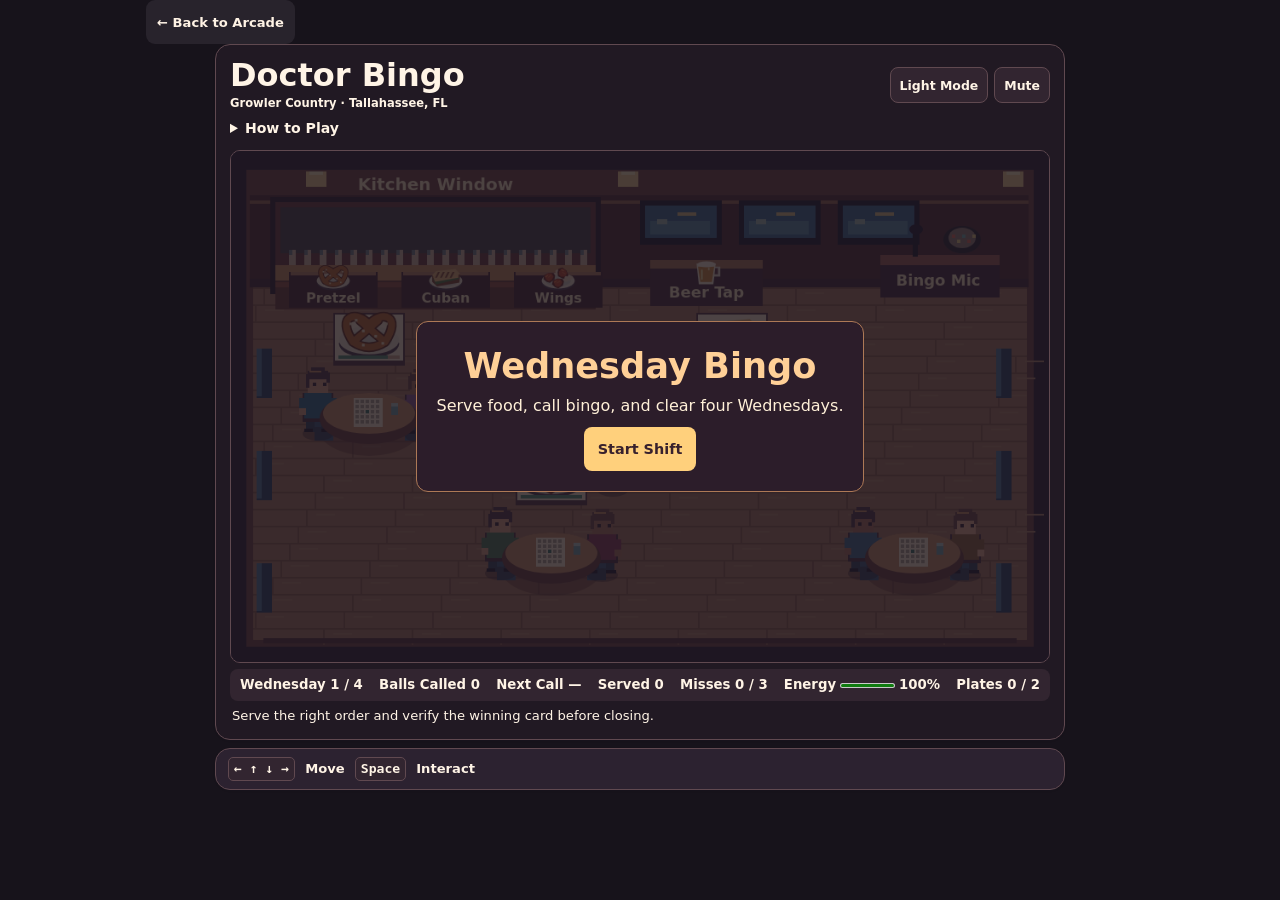
<file: growler-country-bingo/index.html>
<!doctype html>
<html lang="en">
<head>
<meta charset="utf-8">
<meta name="viewport" content="width=device-width,initial-scale=1,viewport-fit=cover">
<meta name="description" content="Serve the room and keep the bingo balls rolling at Growler Country in Tallahassee.">
<title>Doctor Bingo · Growler Country</title>
<link rel="stylesheet" href="../shared/player/game-page.css">
<link rel="stylesheet" href="../shared/player/controller.css">
<link rel="stylesheet" href="../shared/player/control-surface.css">
<link rel="stylesheet" href="../shared/player/blueprint/components.css">
<link rel="stylesheet" href="../shared/player/layout.css?v=thumb-spacing">
<script type="module" src="../shared/player/game-page.js"></script>
<script type="module" src="../shared/player/layout.js"></script>
<style>
*{box-sizing:border-box}
body{margin:0;background:#e8e1db;color:#473023;font:15px/1.35 system-ui,sans-serif}
.arcade-dark body{background:#17131b;color:#fff0d7}
main{width:min(100% - 16px,850px);margin:0 auto 18px}
[hidden]{display:none!important}
.arcade-game-area,.arcade-controls-area{--control-accent:#ffd07c;--control-ink:#2f2023}
.arcade-dark :is(.arcade-game-area,.arcade-controls-area){--arcade-panel:#211923;--arcade-controls:#2c2230;--arcade-hud:#322530;--arcade-line:#604950}
header,.tools{display:flex;align-items:center;gap:6px;flex-wrap:wrap}
header{justify-content:space-between;margin-bottom:8px}
h1{font-size:clamp(1.12rem,4vw,2rem);margin:0;line-height:1.05}
.venue{font-size:.72rem;font-weight:700;margin:3px 0 0}
header .tools{margin:0}
.tools button{min-height:40px}
#floor{position:relative;overflow:hidden;border:1px solid var(--arcade-line);border-radius:10px}
canvas{display:block;width:100%;height:auto;background:#352535}
#cover{position:absolute;inset:0;display:grid;place-content:center;text-align:center;background:#17101cc4;color:#fff0d8;padding:8px}
#cover article{max-width:29rem;background:#2c1d2a;border:1px solid #ad7956;border-radius:12px;padding:clamp(8px,2vw,20px)}
#cover h2{font-size:clamp(1.05rem,5vw,2.2rem);margin:0;color:#ffd097}
#cover p{font-size:clamp(.72rem,2.5vw,1rem);margin:.38rem 0 .65rem}
#start{min-height:44px;padding:5px 14px;border:0;border-radius:8px;background:#ffd07c;color:#38212d;font:800 .9rem system-ui}
#start:focus-visible{outline:2px solid #fff;outline-offset:2px}
#status{font-size:.82rem;margin:6px 2px 0;min-height:1.2em}
#hud{font-variant-numeric:tabular-nums}
#energy-block{display:inline-flex;align-items:center;gap:4px}
#energy{width:55px;height:.65rem;accent-color:#cf8b47}
#energy-block[data-low=true]{
 color:#a71e36;
 background:#ffe4e8;
 border-radius:5px;
 padding:2px 5px;
 font-weight:700;
 animation:energy-warning 1.15s ease-in-out infinite alternate;
}
#energy-block[data-low=true] #energy{width:80px;height:1rem}
#energy-block[data-low=true] #energy::-webkit-meter-optimum-value{background:#cc2942}
#energy-block[data-low=true] #energy::-moz-meter-bar{background:#cc2942}
@keyframes energy-warning{to{background:#ffbcc7;box-shadow:0 0 0 2px #eb536988}}
@media(prefers-reduced-motion:reduce){#energy-block[data-low=true]{animation:none}}

#screen{touch-action:manipulation}
#tray span{display:inline-block;padding:0 .12em}
#inputs{margin-top:0;padding:2px 2px}
#touch-controls .arcade-move-caption{margin-right:auto;margin-left:8px}
#touch-controls .arcade-joystick{width:76px;height:76px;order:-1}
#touch-controls .arcade-action-buttons{order:1}
#touch-controls .arcade-action-buttons button{width:68px;height:68px}
@media(any-pointer:fine){#touch-controls{display:none!important}}
#how-to{margin:0 0 .7rem;font-size:.88rem;line-height:1.4}
#how-to summary{cursor:pointer;font-weight:700}
#how-to p{margin:.45rem 0 0}
#call[data-due=true]{color:#a02c1a}
.arcade-dark #call[data-due=true]{color:#ffb16e}
@media(any-pointer:coarse) and (orientation:landscape) and (min-width:600px) and (max-height:540px){
 main{width:min(calc(100vw - 162px - 2 * max(var(--arcade-thumb-left), var(--arcade-thumb-right))),calc((100dvh - 150px)*1.6));min-width:250px}
 .arcade-game-area{padding:5px}
 #touch-controls{position:fixed;inset:auto var(--arcade-thumb-right) var(--arcade-thumb-bottom) var(--arcade-thumb-left);width:auto;margin:0;padding:0;background:none;border:0;box-shadow:none;pointer-events:none}
 #touch-controls #inputs{pointer-events:none}
 #touch-controls .arcade-action-buttons,#touch-controls .arcade-joystick{pointer-events:auto}
 #touch-controls .arcade-move-caption{display:none}
}
</style>
</head>
<body><main>
<section class="bp5-card arcade-game-area" aria-label="Game Area">
<header><div><h1>Doctor Bingo</h1><p class="venue">Growler Country · Tallahassee, FL</p></div>
<div class="tools arcade-theme-bar"><button class="bp5-button bp5-minimal arcade-theme-toggle" data-arcade-theme type="button">Light Mode</button><button id="sound" class="bp5-button bp5-minimal arcade-theme-toggle" type="button" aria-pressed="false">Mute</button></div></header>
<details id="how-to">
<summary>How to Play</summary>
<p>Use the arrow keys or joystick to move. Press <strong>Space</strong> or <strong>A</strong> to interact.</p>
<p><strong>Serve food.</strong> Match each table’s order icon at the kitchen window. Carry up to two plates. Three missed orders end the shift. You can retry that Wednesday.</p>
<p><strong>Run bingo.</strong> Call balls at the mic when prompted. Each ball waits for Doc at the mic. When the room lights up, verify the winning card to finish the shift. Clear four Wednesdays to win.</p>
<p><strong>Take a beer break.</strong> Low energy slows Doc down. Interact at the Beer Tap to drink and refill the meter. The shift clock pauses while he drinks.</p>
</details>
<div id="floor">
<canvas id="screen" width="960" height="600" aria-label="Doctor Bingo serves Growler Country’s taproom"></canvas>
<div id="cover"><article><h2 id="heading">Wednesday Bingo</h2><p id="message">Serve food, call bingo, and clear four Wednesdays.</p><button id="start" type="button">Start Shift</button></article></div>
</div>
<div id="hud" class="arcade-objectives"><strong id="week">Wednesday 1 / 4</strong><span id="shift">Balls Called 0</span><strong id="call">Next Call —</strong><span id="served">Served 0</span><span id="missed">Misses 0 / 3</span><span id="energy-block"><label for="energy">Energy</label><meter id="energy" min="0" max="100" value="100"></meter><span id="energy-value">100%</span></span><span id="tray">Plates 0 / 2</span></div>
<p id="status" role="status">Serve the right order and verify the winning card before closing.</p>
</section>
<div id="keyboard-controls" class="arcade-controls-area arcade-key-row" aria-label="Controls"><kbd>← ↑ ↓ →</kbd> Move <kbd>Space</kbd> Interact</div>
<div id="touch-controls" class="arcade-controls-area" aria-label="Controls" hidden><div id="inputs"><span class="arcade-move-caption">Move</span></div></div>
</main><script type="module" src="game.js?v=four-wednesdays"></script></body>
</html>
</file>
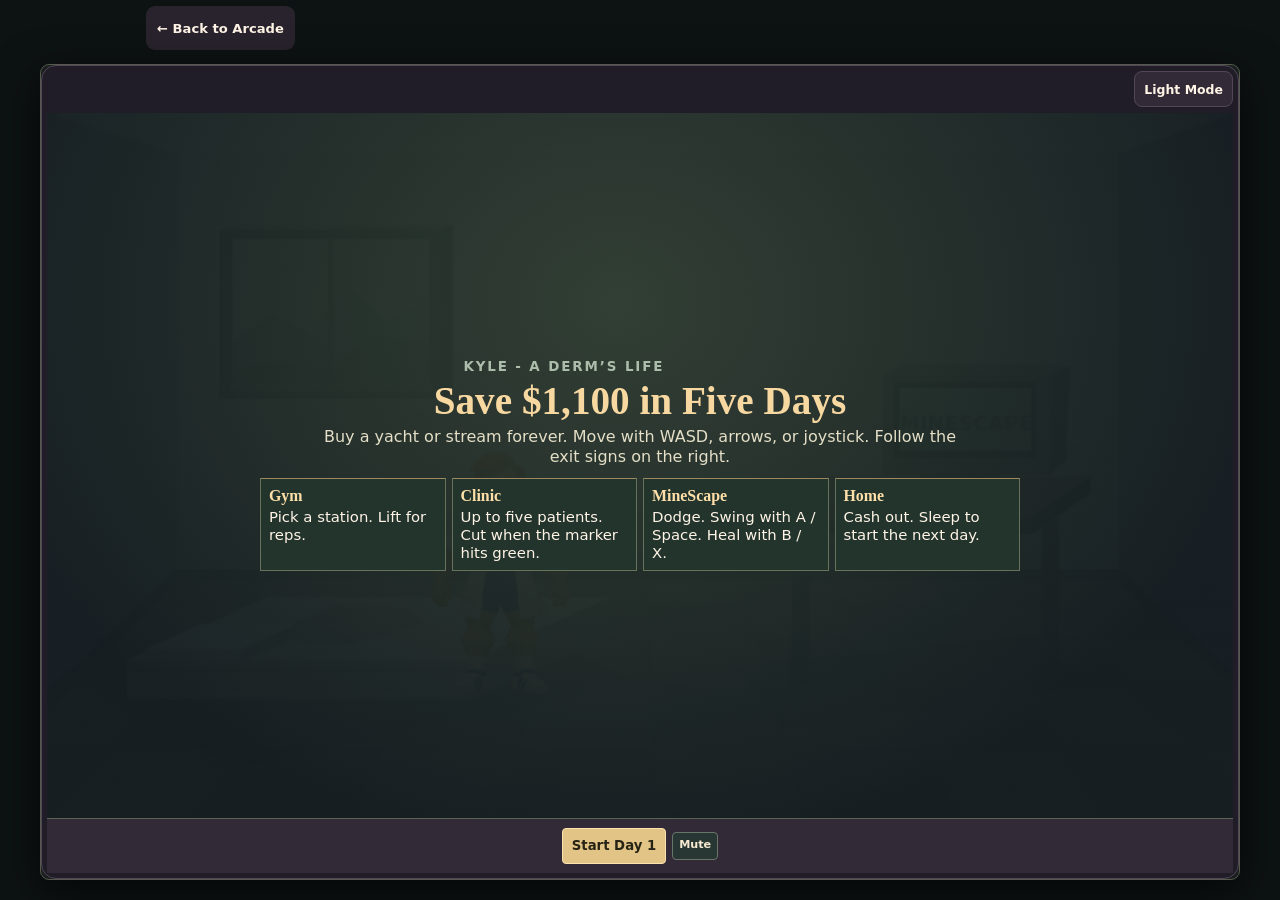
<file: kyle-a-derms-life/index.html>
<!doctype html>
<html lang="en">
<head>
<meta charset="utf-8">
<meta name="viewport" content="width=device-width, initial-scale=1, viewport-fit=cover, interactive-widget=resizes-content">
<title>Kyle - A Derm’s Life</title>
<link rel="stylesheet" href="../shared/player/game-page.css">
<script type="module" src="../shared/player/game-page.js"></script>
<link rel="stylesheet" href="../shared/player/control-surface.css">
<link rel="stylesheet" href="../shared/player/blueprint/components.css">
<link rel="stylesheet" href="../shared/player/layout.css?v=landscape-fit">
<script type="module" src="../shared/player/layout.js"></script>
<style>
/* Keep rapid taps and holds in the game while leaving page zoom available. */
.scene-frame,
.panel {
  -webkit-user-select: none;
  user-select: none;
  -webkit-touch-callout: none;
  touch-action: manipulation;
}

  * { box-sizing: border-box; }
  [hidden] { display: none !important; }
  :root {
    color-scheme: dark;
    --ink: #f6ead3;
    --muted: #cec9b6;
    --gold: #f1cf91;
    --frame: #19201f;
    --edge: #545a4d;
    --control: #283733;
    --display-height: max(142px, calc(100dvh - 120px - var(--arcade-nav-height)));
    font: 16px/1.4 system-ui, sans-serif;
    background: #0d1212;
  }
  body { margin: 0; padding: 6px; color: var(--ink); }
  main { margin: 0 auto; min-height: calc(100dvh - 12px - var(--arcade-nav-height)); display: grid; place-items: center; }
  .game {
    width: min(100%, 1200px, calc(var(--display-height) * 1.6842));
    min-width: 0;
    background: var(--frame);
    border: 1px solid var(--edge);
    border-radius: 9px;
    overflow: hidden;
    box-shadow: 0 12px 44px #0009;
  }
  .scene-frame { position: relative; min-width: 0; background: #090e10; isolation: isolate; }
  #scene { display: block; width: 100%; height: auto; aspect-ratio: 640 / 380; }
  h1, h2, p { margin: 0; }
  .field-hud {
    position: absolute;
    z-index: 2;
    inset: 0 0 auto;
    display: flex;
    justify-content: space-between;
    align-items: start;
    gap: 10px;
    padding: clamp(5px, 1.3vw, 15px);
    background: linear-gradient(#0a1114b8, #0a111400);
    color: #f6ead7;
    pointer-events: none;
  }
  .field-hud h1 { position: absolute; width: 1px; height: 1px; overflow: hidden; clip-path: inset(50%); }
  .beta-banner, .top-hud {
    display: flex;
    align-items: center;
    gap: 7px;
    min-height: 25px;
    padding: 3px 7px;
    background: #101a1bdc;
    border: 1px solid #728176;
    border-radius: 4px;
    font: 700 clamp(.66rem, 1.4vw, .86rem) / 1.25 system-ui, sans-serif;
    font-variant-numeric: tabular-nums;
  }
  .beta-banner strong { color: var(--gold); font-size: .78em; letter-spacing: .13em; }
  #cash { color: #c5e5a9; }
  #clock { border-left: 1px solid #6b796e; padding-left: 7px; }
  #clock.glow { color: #ffe58b; text-shadow: 0 0 7px #e8ad5c; }
  .scene-frame:has(#title-scroll:not([hidden])) .field-hud { display: none; }
  .panel {
    position: relative;
    display: grid;
    grid-template-columns: minmax(8rem, .75fr) minmax(9rem, 1.3fr) auto;
    grid-template-areas: "readout status actions" "meter meter meter";
    gap: 3px 11px;
    align-items: center;
    padding: 6px 10px;
    min-height: 55px;
    background: linear-gradient(135deg, #263431, #1e2927 68%);
    border-top: 1px solid #5a6456;
  }
  .console-switches { grid-area: readout; display: flex; gap: 6px; align-items: center; min-width: 0; }
  .console-readout { min-width: 0; flex: 1; }
  #heading { font: 700 .94rem/1.15 Georgia, serif; color: var(--gold); }
  #stats { font-size: .76rem; color: var(--muted); line-height: 1.25; }
  #status { grid-area: status; color: #eee7d1; font-size: .84rem; line-height: 1.22; overflow-wrap: anywhere; }
  #actions { grid-area: actions; display: flex; justify-content: flex-end; flex-wrap: wrap; gap: 4px; min-width: 0; }
  #actions:empty { display: none; }
  #actions > a {
    display: inline-flex;
    align-items: center;
    color: #e9dcbe;
    padding: 4px 7px;
    text-underline-offset: 3px;
  }
  button {
    background: var(--control);
    color: var(--ink);
    border: 1px solid #69756b;
    border-radius: 4px;
    padding: 6px 9px;
    min-height: 36px;
    font: 700 .83rem/1.15 system-ui, sans-serif;
    cursor: pointer;
    touch-action: manipulation;
  }
  button:not(:disabled):hover { background: #475a50; }
  button:focus-visible { outline: 2px solid #fff4cb; outline-offset: 2px; }
  button:disabled { opacity: .56; cursor: not-allowed; }
  button[aria-pressed=true] { border-color: #e6c57c; color: #ffe2a5; }
  #start, #continue, #actions .swing-action, #affirmation-button:not(:disabled) {
    color: #272415;
    background: #e2c487;
    border-color: #fae1ad;
  }
  #sound { padding: 4px 6px; min-height: 28px; font-size: .7rem; }
  #actions .heal-action { background: #325741; border-color: #8cb780; color: #effadf; }
  .game:has(#title-scroll[hidden]) #start { display: none; }
  .game:has(#title-scroll:not([hidden])) .panel { grid-template-columns: 1fr; grid-template-areas: "readout"; }
  .game:has(#title-scroll:not([hidden])) .console-switches { justify-content: center; }
  .game:has(#title-scroll:not([hidden])) .console-readout,
  .game:has(#title-scroll:not([hidden])) .panel > :not(.console-switches) { display: none; }
  #meter {
    grid-area: meter;
    width: min(100%, 680px);
    height: 17px;
    justify-self: center;
    position: relative;
    overflow: hidden;
    border: 1px solid #a39369;
    border-radius: 3px;
    background: #111b1e;
  }
  #zone, #needle { position: absolute; top: 0; height: 100%; }
  #zone { background: linear-gradient(#8bb77d, #64935e); }
  #needle { width: 4px; transform: translateX(-50%); background: #fff3bf; box-shadow: 0 0 4px #f5b44d; }
  #exchange { grid-area: meter; color: var(--gold); font-weight: 700; text-align: center; }
  #dialogue {
    position: absolute;
    z-index: 5;
    left: 50%;
    bottom: clamp(4px, 1vw, 13px);
    width: min(calc(100% - 16px), 650px);
    max-height: 44%;
    transform: translateX(-50%);
    display: grid;
    grid-template: "name confirm" auto "speech confirm" 1fr / minmax(0, 1fr) auto;
    align-items: center;
    gap: 2px 9px;
    overflow: auto;
    padding: 6px 8px;
    color: var(--ink);
    background: #111d20f5;
    border: 1px solid #8b9d91;
    border-left: 3px solid #dcb97e;
    border-radius: 3px;
    box-shadow: 0 3px 20px #02070b80;
    animation: dialogue-appear .18s ease-out;
  }
  #speaker { grid-area: name; color: var(--gold); font: 700 .84rem/1.1 Georgia, serif; }
  #speech { grid-area: speech; font-size: .82rem; line-height: 1.2; }
  #continue { grid-area: confirm; max-width: 7.5rem; }
  .game:has(#dialogue:not([hidden])) #status { opacity: .57; }
  @keyframes dialogue-appear { from { opacity: 0; } to { opacity: 1; } }
  #zone-intro {
    position: absolute;
    z-index: 4;
    inset: auto auto clamp(8px, 2.5vw, 26px) clamp(8px, 2.5vw, 26px);
    width: fit-content;
    max-width: min(64%, 29rem);
    padding: 6px 11px;
    color: #f5efdb;
    background: linear-gradient(90deg, #111c20f2, #111c20c7 78%, #111c2008);
    border-left: 3px solid #f0cc8d;
    text-shadow: 0 1px 3px #06090a;
    pointer-events: none;
    animation: zone-slide .33s ease-out both;
  }
  #zone-intro .zone-kicker, #zone-intro small {
    display: block;
    color: #f0cc8d;
    font-size: clamp(.6rem, 1.4vw, .84rem);
    font-weight: 800;
    line-height: 1.1;
    letter-spacing: .15em;
    text-transform: uppercase;
  }
  #zone-intro .zone-title, #zone-intro h2 {
    margin: 1px 0;
    font: 800 clamp(1.05rem, 4vw, 2.25rem)/1.04 Georgia, serif;
  }
  #zone-intro .zone-detail, #zone-intro p {
    max-width: 38ch;
    color: #f1e7cf;
    font-size: clamp(.68rem, 1.6vw, .9rem);
    line-height: 1.18;
    white-space: pre-line;
  }
  #zone-intro .zone-continue, #zone-intro button {
    pointer-events: auto;
    margin-top: 5px;
    min-height: 34px;
    color: #2a2317;
    background: #e2c487;
    border-color: #fae1ad;
  }
  .scene-frame:has(#dialogue:not([hidden])) #zone-intro:not(:has(button:not([hidden]))) { visibility: hidden; }
  @keyframes zone-slide { from { opacity: 0; transform: translateX(-7px); } to { opacity: 1; transform: translateX(0); } }
  #title-scroll {
    position: absolute;
    z-index: 6;
    inset: 0;
    display: grid;
    align-content: safe center;
    justify-items: center;
    padding: clamp(7px, 2vw, 22px);
    background: radial-gradient(ellipse at 48% 27%, #2d3b30f5, #121b20f5 75%);
    overflow: auto;
    text-align: center;
  }
  .day-overview { width: min(100%, 760px); }
  #title-scroll .title-brand {
    margin: 0 0 .3rem;
    color: #adbdab;
    font: 800 clamp(.62rem, 1.35vw, .84rem)/1.1 system-ui, sans-serif;
    letter-spacing: .14em;
    text-transform: uppercase;
  }
  #title-scroll h2 { margin: 0 0 .35rem; color: #f8d8a1; font: 800 clamp(1.13rem, 4vw, 2.45rem)/1.05 Georgia, serif; }
  #title-scroll p { margin: 0 auto .7rem; max-width: 65ch; color: #e4dfc6; font-size: clamp(.73rem, 1.7vw, 1rem); line-height: 1.25; }
  .day-stages { display: grid; grid-template-columns: repeat(4, minmax(0, 1fr)); gap: 6px; padding: 0; margin: 0; list-style: none; text-align: left; }
  .day-stages li { display: grid; align-content: start; gap: .23rem; padding: .5rem; border: 1px solid #66725a; border-top-color: #9c895e; background: #23342d; font-size: clamp(.73rem, 1.54vw, .93rem); line-height: 1.21; }
  .day-stages strong { color: #ffe0a9; font: 700 1.07em/1.1 Georgia, serif; }
  #movement { display: none; }
  #affirmation-button { min-height: 42px; width: 100%; letter-spacing: .02em; }
  @media (any-pointer: coarse) {
    :root { --display-height: max(126px, calc(100dvh - 119px - var(--arcade-nav-height))); }
    .game { width: min(100%, 900px); border-radius: 11px 11px 24px 11px; }
    .scene-frame { width: min(100%, calc(var(--display-height) * 1.6842)); margin: auto; }
    .panel { min-height: 72px; gap: 3px 7px; padding: 4px 6px; grid-template-columns: minmax(6rem, .65fr) 1fr; grid-template-areas: "readout status" "actions actions" "meter meter"; }
    .panel:has(#movement:not([hidden])) { padding-left: 57px; padding-right: 101px; }
    .console-switches { gap: 3px; }
    #heading { font-size: .79rem; }
    #stats, #status { font-size: .69rem; }
    #actions { justify-content: start; }
    #actions button { min-height: 35px; padding: 4px 5px; font-size: .74rem; }
    #dialogue { max-height: 52%; }
    #speech { font-size: .74rem; }
    #continue { min-height: 44px; max-width: 5.8rem; font-size: .72rem; }
    #movement {
      display: flex;
      position: absolute;
      inset: 0 4px;
      gap: 3px;
      align-items: center;
      pointer-events: none;
    }
    #stick {
      flex: 0 0 47px;
      width: 47px;
      height: 47px;
      margin-right: auto;
      display: grid;
      place-items: center;
      border-radius: 50%;
      cursor: grab;
      touch-action: none;
      user-select: none;
      pointer-events: auto;
    }
    #knob { border-radius: 50%; pointer-events: none; }
    #movement .ab {
      width: 44px;
      min-height: 44px;
      border-radius: 50%;
      padding: 0;
      pointer-events: auto;
    }
  }
  @media (orientation: landscape) and (max-height: 460px) {
    #title-scroll { padding: 5px; }
    #title-scroll h2 { margin-bottom: .2rem; font-size: clamp(1rem, 3vw, 1.4rem); }
    #title-scroll p { margin-bottom: .3rem; font-size: .72rem; }
    .day-stages { gap: 4px; }
    .day-stages li { padding: .24rem; font-size: .69rem; }
  }
  @media (orientation: portrait) and (max-width: 47rem) {
    .scene-frame { width: 100%; }
    .panel { grid-template-columns: 1fr; grid-template-areas: "readout" "status" "actions" "meter"; }
    .game:has(#title-scroll:not([hidden])) .scene-frame { min-height: min(64vw, 250px); }
    .day-stages { grid-template-columns: repeat(2, minmax(0, 1fr)); }
    .day-stages li { padding: .31rem; }
    #title-scroll p { margin-bottom: .35rem; }
  }
  main[data-phase=dream], main.is-dream {
    position: fixed;
    inset: 0;
    display: block;
    z-index: 10;
    background: #080b0b;
  }
  main[data-phase=dream] .game, main.is-dream .game { width: 100%; border: 0; border-radius: 0; box-shadow: none; }
  main[data-phase=dream] .scene-frame, main.is-dream .scene-frame { width: 100%; }
  main[data-phase=dream] #scene, main.is-dream #scene { width: 100%; height: calc(100dvh - var(--arcade-nav-height)); object-fit: cover; }
  main[data-phase=dream] .field-hud, main[data-phase=dream] .panel,
  main[data-phase=dream] #dialogue, main[data-phase=dream] #zone-intro,
  main.is-dream .field-hud, main.is-dream .panel, main.is-dream #dialogue, main.is-dream #zone-intro { display: none; }
  .game:has(#zone-intro[data-mode=guide]:not([hidden])) #status { visibility: hidden; }
  @media (orientation: portrait) {
    main[data-phase=dream] #scene { object-fit: contain; }
  }
  @media (prefers-reduced-motion: reduce) { #dialogue, #zone-intro { animation: none; } }

  @media (any-pointer: coarse) {
    .panel {
      --pad-stick: clamp(46px, 9vw, 60px);
      --pad-button: clamp(44px, 8.4vw, 56px);
      --pad-gutter: clamp(5px, 1.6vw, 16px);
      --pad-gap: clamp(5px, 1vw, 10px);
      --pad-clear: clamp(7px, 1.5vw, 12px);
    }
    .panel:has(#movement:not([hidden])) {
      min-height: calc(max(var(--pad-stick), var(--pad-button)) + 29px);
      padding-inline:
        calc(var(--pad-gutter) + var(--pad-stick) + var(--pad-clear))
        calc(var(--pad-gutter) + 2 * var(--pad-button) + var(--pad-gap) + var(--pad-clear));
    }
    .arcade-controls-area:has(#movement:not([hidden])) #actions {
      justify-content: center;
      gap: 3px;
    }
    .arcade-controls-area:has(#movement:not([hidden])) #actions > .pad-mirror,
    .arcade-controls-area:has(#movement:not([hidden])) #actions:not(:has(> :not(.pad-mirror))) { display: none; }
    #actions > button, #actions > a {
      flex: 0 0 auto;
      min-width: 0;
      max-width: 100%;
      white-space: nowrap;
    }
    #actions > button {
      min-height: clamp(36px, 6.8vw, 44px);
      font-size: clamp(.69rem, 1.8vw, .82rem);
    }
    #actions #affirmation-button { white-space: normal; }
    #movement {
      display: grid;
      inset: 0 var(--pad-gutter);
      grid-template-columns: var(--pad-stick) minmax(0, 1fr) repeat(2, var(--pad-button));
      grid-template-rows: 1fr;
      column-gap: var(--pad-gap);
      align-items: center;
    }
    #stick, #movement .ab {
      grid-row: 1;
      align-self: center;
      margin: 0;
      transform: translateY(-4px);
    }
    #stick {
      grid-column: 1;
      width: var(--pad-stick);
      height: var(--pad-stick);
    }
    #movement #game-a { grid-column: 3; }
    #movement #game-b { grid-column: 4; }
    #movement .ab {
      position: relative;
      display: grid;
      place-items: center;
      width: var(--pad-button);
      height: var(--pad-button);
      min-height: var(--pad-button);
      line-height: 1;
      touch-action: none;
    }
    #stick, #movement .ab { -webkit-tap-highlight-color: transparent; }
    #movement .ab[aria-disabled=true] { opacity: .58; }
    #movement .ab:active:not([aria-disabled=true]) { filter: brightness(1.2); }
    #movement .pad-letter { font-size: clamp(.92rem, 2.6vw, 1.2rem); }
    #movement .pad-action {
      position: absolute;
      inset: calc(100% + 4px) auto auto 50%;
      width: max-content;
      max-width: calc(var(--pad-button) + var(--pad-gap) - 2px);
      transform: translateX(-50%);
      color: #eee5cd;
      font-size: clamp(.62rem, 1.65vw, .72rem);
      line-height: 1.1;
      white-space: nowrap;
      overflow: hidden;
      text-overflow: ellipsis;
      pointer-events: none;
    }
    #movement .pad-action:empty { display: none; }
  }
#movement{--control-accent:#d0bea7;--control-ink:#332233;--control-shadow:#795367}
.game .arcade-game-area{padding:5px}
.game .arcade-game-area .panel{color:var(--arcade-text);background:var(--arcade-hud);grid-template-areas:"readout status" "meter meter"}
.game .arcade-game-area .panel :is(#heading,#stats,#status,#exchange){color:var(--arcade-text)}
.game #control-area:not(:has(#actions > *)):not(:has(#movement:not([hidden]))){display:none}
.game:has(#title-scroll:not([hidden])) #control-area{display:none}
#control-area #actions{justify-content:center}
#movement .arcade-move-caption{grid-column:2;grid-row:1}
@media(any-pointer:coarse){
 .game #control-area{padding:5px 8px;--pad-stick:clamp(46px,9vw,60px);--pad-button:clamp(44px,8.4vw,56px);--pad-gap:clamp(5px,1vw,10px)}
 .game #control-area #movement{position:static;inset:auto;min-height:55px;grid-template-columns:var(--pad-stick,52px) minmax(0,1fr) repeat(2,var(--pad-button,50px))}
 .game #control-area :is(#stick,.ab){transform:none}
 .game .arcade-game-area .scene-frame{--display-height:max(126px,calc(100dvh - 182px - var(--arcade-nav-height)))}
}
@media(max-width:600px){.game .arcade-game-area .panel{grid-template-areas:"readout" "status" "meter"}}
@media(any-pointer:coarse) and (orientation:landscape) and (min-width:650px) and (max-height:460px){
 .game .arcade-game-area .scene-frame{
  --display-height:max(150px,calc(100dvh - 108px - var(--arcade-nav-height)));
  max-width:calc(100vw - 252px - 2 * max(var(--arcade-thumb-left), var(--arcade-thumb-right)));
 }
 .game .arcade-game-area .panel{min-height:32px}
 .game #control-area:has(#movement:not([hidden])){padding:0;margin:0;border:0}
 .game #control-area #movement{
  position:fixed;inset:auto var(--arcade-thumb-right) calc(var(--arcade-thumb-bottom) + 14px) var(--arcade-thumb-left);
  z-index:3;--pad-stick:76px;--pad-button:56px;
 }
 #movement .arcade-move-caption{display:none}
 main.is-dream .scene-frame,main[data-phase=dream] .scene-frame{max-width:none}
}
</style>
</head>
<body>
<main>
  <div class="game">
    <section class="bp5-card arcade-game-area" aria-label="Game Area">
    <div class="arcade-theme-bar"><button class="bp5-button bp5-minimal arcade-theme-toggle" type="button" data-arcade-theme>Dark Mode</button></div>
    <div class="scene-frame">
      <canvas id="scene" width="640" height="380" role="img" aria-label="Kyle’s bedroom"></canvas>
      <section id="zone-intro" hidden aria-label="Location">
        <div class="zone-copy" aria-live="polite" aria-atomic="true">
          <span class="zone-kicker" id="zone-kicker"></span>
          <h2 class="zone-title" id="zone-title"></h2>
          <p class="zone-detail" id="zone-detail"></p>
        </div>
        <button class="zone-continue" id="zone-continue" type="button" aria-describedby="zone-title zone-detail">Continue</button>
      </section>
      
      <div class="field-hud">
        <p class="beta-banner"><strong>BETA</strong><span id="day-label">DAY 1 / 5</span></p>
        <header><h1>Kyle - A Derm’s Life</h1><div class="top-hud"><span id="cash" aria-label="Yacht fund">$0</span><time id="clock">6:00 AM</time></div></header>
      </div>
      <section id="dialogue" hidden aria-live="polite"><strong id="speaker"></strong><p id="speech"></p><button id="continue" type="button">Continue · A / Space</button></section>
      <div id="title-scroll" aria-labelledby="goal-heading">
        <div class="day-overview">
          <p class="title-brand">Kyle - A Derm’s Life</p>
          <h2 id="goal-heading">Save $1,100 in Five Days</h2>
          <p>Buy a yacht or stream forever. Move with WASD, arrows, or joystick. Follow the exit signs on the right.</p>
          <ol class="day-stages" aria-label="A day in Kyle’s life">
            <li><strong>Gym</strong><span>Pick a station. Lift for reps.</span></li>
            <li><strong>Clinic</strong><span>Up to five patients. Cut when the marker hits green.</span></li>
            <li><strong>MineScape</strong><span>Dodge. Swing with A / Space. Heal with B / X.</span></li>
            <li><strong>Home</strong><span>Cash out. Sleep to start the next day.</span></li>
          </ol>
        </div>
      </div>
    </div>
    <section class="panel" aria-labelledby="heading">
      <div class="console-switches"><div class="console-readout"><h2 id="heading"></h2><p class="stats" id="stats"></p></div><button id="start" type="button">Start Day 1</button><button id="sound" type="button" aria-pressed="false">Mute</button></div>
      
      
      
      <p id="status" aria-live="polite"></p>
      <div id="meter" hidden aria-label="Hit the green zone"><span id="zone"></span><span id="needle"></span></div>
      <p id="exchange" hidden aria-live="polite"></p>
    </section>
    </section>
    <section id="control-area" class="bp5-card arcade-controls-area" aria-label="Controls">
      <div id="actions"></div>
      <div id="movement" aria-label="Game controls">
        <div id="stick" class="arcade-legacy-stick" aria-label="Movement joystick"><span id="knob"></span></div><span class="arcade-move-caption">Move</span>
        <button class="ab arcade-legacy-action" id="game-a" type="button" aria-label="A"><span class="pad-letter">A</span><span class="pad-action" id="pad-a-label"></span></button>
        <button class="ab arcade-legacy-action" id="game-b" type="button" aria-label="B"><span class="pad-letter">B</span><span class="pad-action" id="pad-b-label"></span></button>
      </div>
    </section>
  </div>
</main>
<script>
'use strict';
const byId = id => document.getElementById(id);
const canvas = byId('scene');
const ctx = canvas.getContext('2d');
const kyleSprite = new Image();
kyleSprite.src = '[data-uri]';

const npcSprites = ['[data-uri]',
'[data-uri]',
'[data-uri]'].map(source => {
  const sprite = new Image();
  sprite.src = source;
  return sprite;
});
function npc(index, x, foot, height, tint = false) {
  const sprite = npcSprites[index];
  if (!sprite.naturalHeight) return;
  const width = sprite.naturalWidth * height / sprite.naturalHeight;
  ctx.save();
  ctx.imageSmoothingEnabled = false;
  if (tint) ctx.filter = 'sepia(.5) saturate(2.2) hue-rotate(330deg)';
  ctx.drawImage(sprite, x - width / 2, foot - height, width, height);
  ctx.restore();
}
const dollars = amount => '$' + amount.toLocaleString('en-US');
const yachtPrice = 1100;
const affirmation = 'I AM A DOCTOR I AM A DOCTOR';
const limits = { gym: 23, clinic: 46, desk: 5, mine: 32 };
const patientLimit = 5;
const daysToPlay = 5;
const cutPay = { easy: 36, hard: 64 };
const gymPay = { low: 15, medium: 45, high: 80 };
const goldPerWin = 125;
const exchangeSteps = [
  { until: 2, text: 'MineScape gold', chapter: 'Game currency' },
  { until: 5.5, text: 'Venezuelan bolívares', chapter: 'Exchange desk' },
  { until: 8.8, text: 'U.S. dollars', chapter: 'Cash payout' }
];
const labels = { wake: 'Bachelor pad', gym: 'Gym', gymPay: 'Gym payout', desk: 'Bachelor pad', dream: 'Daydream', clinic: 'Derm clinic', mine: 'MineScape', exchange: 'Cash out', payout: 'End of day', done: 'Day complete', yacht: 'Jacksonville, Florida', streamer: 'MineScape Live' };
const motion = matchMedia('(prefers-reduced-motion: reduce)');
let state;
let primary;
let secondary;
let primaryLabel = '';
let secondaryLabel = '';
let titleOpen = true;
let lifting = false;
let clinicActive = false;
let loot = null;
let gearFlight = null;
let streak = 0;
let sceneAt = 0;
let dreamTime = 0;
let dreamRevealed = false;
let tickStamp = '';
let musicBeat = -1;
let muted = false;
let monitorUntil = 0;
let dialogue = null;
let zoneIntro = null;
let pointerCursor = NaN;
let repAt = -Infinity;
let reactionAt = 0;
let swing = null;
let aim = { x: 1, y: 0 };
let enemy = { x: 470, y: 242, windup: 0, recover: 0, flash: 0 };

function updatePadLabels() {
  const reading = dialogue || zoneIntro?.waiting;
  const affirming = Boolean(trialUntil);
  const a = affirming ? (trialArmed ? 'Affirm' : 'Wait') : reading ? 'Next' : primaryLabel;
  const b = affirming || reading ? '' : secondaryLabel;
  for (const [id, label, active] of [['a', a, Boolean(a) && (!affirming || trialArmed)], ['b', b, Boolean(b)]]) {
    const control = byId('game-' + id);
    byId('pad-' + id + '-label').textContent = label;
    control.setAttribute('aria-label', id.toUpperCase() + (label ? ', ' + label : ''));
    control.setAttribute('aria-disabled', String(!active));
  }
}
function talk(name, words, next, hold = .35) {
  dialogue = { at: now(), next, hold };
  keys.clear();
  pointers.clear();
  walking = false;
  byId('speaker').textContent = name;
  byId('speech').textContent = words;
  byId('dialogue').hidden = false;
  byId('continue').focus();
  updatePadLabels();
}
function advance() {
  if (!dialogue || now() - dialogue.at < dialogue.hold) return;
  const { next } = dialogue;
  lastFrame = now();
  dialogue = null;
  byId('dialogue').hidden = true;
  next?.();
  updatePadLabels();
}
function showAreaGuide() {
  const action = mobile.matches ? 'A' : 'Space';
  const pear = mobile.matches ? 'B' : 'X or Eat pear';
  const zones = {
    gym: { title: 'The Gym', time: '06:00 AM', detail: 'Approach a rack. Press ' + action + ' to lift. Walk right to leave.' },
    clinic: { title: 'Derm Clinic', time: '09:00 AM', detail: 'Approach the chair. Press ' + action + ' in the green zone. Up to five patients.' },
    desk: { title: 'Back Home', time: '05:00 PM', detail: 'Approach the computer. Press ' + action + ' to enter MineScape.' },
    mine: { title: 'MineScape', time: '05:00 PM', detail: 'Dodge the beetle. Swing with ' + action + '. Heal with ' + pear + '.' }
  };
  const phase = state.phase;
  const info = zones[phase];
  if (!info || state.shiftClosed) return;
  const waiting = !state.guidesSeen.includes(phase);
  zoneIntro = { phase, waiting, shownAt: now() };
  const card = byId('zone-intro');
  card.dataset.mode = waiting ? 'guide' : 'arrival';
  byId('zone-kicker').textContent = 'DAY ' + String(state.day).padStart(2, '0') + ' / ' + info.time;
  byId('zone-title').textContent = info.title;
  byId('zone-detail').textContent = waiting ? info.detail : '';
  byId('zone-detail').hidden = !waiting;
  const next = byId('zone-continue');
  next.hidden = !waiting;
  next.textContent = 'Continue  ·  ' + action;
  card.hidden = false;
  if (waiting) {
    keys.clear();
    pointers.clear();
    walking = false;
    next.focus({ preventScroll: true });
  }
  updatePadLabels();
}
function hideZoneIntro() {
  zoneIntro = null;
  byId('zone-intro').hidden = true;
  updatePadLabels();
}
function advanceZoneIntro() {
  if (!zoneIntro?.waiting || now() - zoneIntro.shownAt < .26) return;
  state.guidesSeen.push(zoneIntro.phase);
  hideZoneIntro();
  lastFrame = now();
}
function gymLine() {
  if (state.gymPay === gymPay.high) return 'Hey, kid. Looking big today.';
  if (state.gymPay === gymPay.medium) return 'You’re getting there, kid.';
  return 'Looking small today, kid. Best I can do.';
}
function showGymPayout() {
  sceneAt = now();
  talk('Gym regular', gymLine() + '  +' + dollars(state.gymPay), () => go('clinic'), 1.15);
}
function greet() {
  patientArrives();
  say('Patient ' + (state.patients + 1) + ' of ' + patientLimit);
}

let audio;
const mobile = matchMedia('(any-pointer: coarse)');
const equipment = ['Combat boots', 'Shield', 'Mace', 'Sword of Truth', 'Holy Water'];

function tone(hz, duration, wave = 'sine', volume = .06, offset = 0) {
  if (!audio || muted || audio.state !== 'running') return;
  const oscillator = audio.createOscillator();
  const gain = audio.createGain();
  const start = audio.currentTime + offset;
  oscillator.type = wave;
  oscillator.frequency.value = hz;
  gain.gain.setValueAtTime(volume, start);
  gain.gain.exponentialRampToValueAtTime(.001, start + duration);
  oscillator.connect(gain).connect(audio.destination);
  oscillator.start(start);
  oscillator.stop(start + duration);
}
function saySound(words, rate = 1) {
  if (muted || !audio || !('speechSynthesis' in window)) return;
  const voice = new SpeechSynthesisUtterance(words);
  voice.rate = rate;
  voice.volume = .35;
  speechSynthesis.speak(voice);
}
function feedback(success) {
  if (success) {
    streak++;
    tone(370, .1, 'triangle');
    tone(880, .23, 'sine', .09, .08);
    if (streak % 5 === 0) saySound('Nice!');
  } else {
    streak = 0;
    tone(92, .18, 'triangle', .13);
    tone(70, .23, 'triangle', .12, .15);
  }
}
function soundtrack(t) {
  const music = {
    gym: [[82, 82, 98, 74, 82, 110, 98, 74], 'sawtooth', .24, .022],
    clinic: [[262, 330, 392, 440, 349, 330, 294, 392], 'triangle', .33, .033],
    mine: [[392, 440, 523, 587, 523, 440, 349, 392], 'sine', .46, .045]
  }[state.phase];
  if (!music) return;
  const [notes, wave, spacing, volume] = music;
  const beat = Math.floor((t - sceneAt) / spacing);
  if (beat === musicBeat) return;
  musicBeat = beat;
  tone(notes[Math.max(0, beat) % notes.length], spacing * .88, wave, volume);
}

let trialUntil = 0;
let trialAt;
let trialReadyAt = 0;
let trialArmed = false;
let trialSequence = 0;
let trialButton;
let trialStatus = '';
let trialHiddenAt = null;
let spaceHeld = false;
let enterHeld = false;
let trialQuietUntil = 0;
const trialPresses = new WeakMap();
const trialWindup = .95;
const trialWindow = 4.5;
let cursor = 0;
let target = .5;
let risk = false;
let recoveryUntil = 0;
let hitUntil = 0;
let effect = '';
let lastExchangeStep = -1;

function fresh() {
  return { phase: 'wake', day: 1, elapsed: 0, shiftClosed: false, cash: 0, gymPay: 0, reps: 0, failedGym: false,
    exercise: 'Squat', hearts: 3, patients: 0, gold: 0, level: 1, gear: 'Tin blade', gearItems: [], guidesSeen: [], earnedToday: false, mineWins: 0,
    playerHp: 24, enemyHp: 18 };
}
function now() { return performance.now() / 1000; }
let lastFrame = now();
const keyDirections = new Map([
  ['KeyW', 'up'], ['ArrowUp', 'up'], ['KeyS', 'down'], ['ArrowDown', 'down'],
  ['KeyA', 'left'], ['ArrowLeft', 'left'], ['KeyD', 'right'], ['ArrowRight', 'right']
]);
const keys = new Set();
const pointers = new Map();
const stations = {
  desk: [{ id: 'pc', x: 505, y: 247, name: 'Computer' }],
  wake: [],
  gym: [
    { id: 'squat', x: 130, y: 240, name: 'Squat rack' },
    { id: 'bench', x: 503, y: 240, name: 'Bench' }
  ],
  clinic: [
    { id: 'patient', x: 410, y: 240, name: 'Patient' }
  ],
  mine: [
    { id: 'beetle', x: 347, y: 242, name: 'Slag Beetle' },
    { id: 'exchange', x: 566, y: 309, name: 'Cash out' }
  ],
  payout: [
    { id: 'old-guy', x: 383, y: 240, name: 'Talk' },
    { id: 'bed', x: 98, y: 282, name: 'End day' }
  ]
};
const exits = {
  wake: { sign: 'Gym', phase: 'gym' },
  gym: { sign: 'Derm clinic', phase: 'gymPay' },
  clinic: { sign: 'Home', phase: 'desk' }
};
const starts = { wake: 244, desk: 108, gym: 96, clinic: 138, mine: 178, payout: 218 };
let x = 244, y = 244, facing = 1, walking = false, nearby = null, heardPayout = false;

function resetWalk() {
  x = starts[state.phase] ?? 244;
  y = 244;
  facing = 1;
  walking = false;
  nearby = null;
  keys.clear();
  pointers.clear();
}

function walk(dt) {
  const available = stations[state.phase];
  if (!available || monitorUntil || dialogue || zoneIntro?.waiting || trialUntil || titleOpen || lifting || clinicActive || loot) return;
  const directions = new Set(pointers.values());
  for (const key of keys) directions.add(keyDirections.get(key));
  const dx = Number(directions.has('right')) - Number(directions.has('left'));
  const dy = Number(directions.has('down')) - Number(directions.has('up'));
  const length = Math.hypot(dx, dy);
  walking = length > 0;
  if (walking) {
    if (dx) facing = dx;
    aim = { x: dx / length, y: dy / length };
    const exit = exits[state.phase];
    const roomEdge = canvas.width + 56;
    x = Math.max(52, Math.min(exit ? roomEdge : 591, x + dx * 218 * dt / length));
    if (exit && dx > 0 && x >= roomEdge) {
      go(exit.phase, state.phase === 'gym' && state.failedGym ? 'Kyle’s workout is over.' : undefined);
      return;
    }
    y = Math.max(202, Math.min(320, y + dy * 160 * dt / length));
  }
  if (state.phase === 'mine' || state.shiftClosed) return;
  let closest = null;
  let radius = 50;
  for (const station of available) {
    const distance = Math.hypot(x - station.x, y - station.y);
    if (distance < radius) {
      radius = distance;
      closest = station.id;
    }
  }
  if (nearby === closest) return;
  nearby = closest;
  if (nearby === 'squat' || nearby === 'bench') state.exercise = nearby === 'squat' ? 'Squat' : 'Bench';
  renderControls();
}

function button(label, action, { main = false, alternate = false, padLabel = label, pressed, disabled = false } = {}) {
  const element = document.createElement('button');
  element.type = 'button';
  element.textContent = label;
  element.disabled = disabled;
  if (pressed !== undefined) element.setAttribute('aria-pressed', pressed);
  element.addEventListener('click', () => { if (!dialogue && !zoneIntro?.waiting) action(); });
  if (action === cut) {
    element.addEventListener('pointerdown', () => { if (!dialogue && !zoneIntro?.waiting) pointerCursor = cursor; });
    element.addEventListener('pointercancel', () => { pointerCursor = NaN; });
  }
  byId('actions').append(element);
  if (main || alternate) element.classList.add('pad-mirror');
  if (!disabled && main) {
    primary = action;
    primaryLabel = padLabel;
  }
  if (!disabled && alternate) {
    secondary = action;
    secondaryLabel = padLabel;
  }
  if (main || alternate) updatePadLabels();
}
function say(message) { byId('status').textContent = message; }
function refreshStats() {
  const details = {
    gym: state.reps + ' reps',
    clinic: '♥'.repeat(state.hearts) + '♡'.repeat(3 - state.hearts),
    mine: 'Lv. ' + state.level + ' · ' + state.gear + ' · ' + state.gold + ' gold'
  };
  byId('cash').textContent = dollars(state.cash);
  byId('cash').setAttribute('aria-label', 'Yacht fund, ' + dollars(state.cash) + ' of ' + dollars(yachtPrice));
  const dayLabel = byId('day-label');
  if (dayLabel) dayLabel.textContent = 'DAY ' + state.day + ' / ' + daysToPlay;
  byId('stats').textContent = details[state.phase] || '';
  byId('stats').hidden = !details[state.phase];
}
function go(phase, message) {
  hideZoneIntro();
  state.phase = phase;
  state.elapsed = 0;
  state.shiftClosed = false;
  lastFrame = now();
  tickStamp = '';
  sceneAt = now();
  musicBeat = -1;
  lifting = false;
  clinicActive = false;
  loot = null;
  monitorUntil = 0;
  if (phase === 'dream') beginDream();
  resetWalk();
  if (phase === 'mine') resetArena();
  if (phase === 'payout') heardPayout = false;
  trialUntil = 0;
  hitUntil = 0;
  recoveryUntil = 0;
  effect = '';
  if (phase === 'gym') trialAt = 5 + Math.random() * 4;
  if (phase === 'clinic') { risk = false; target = .5; pointerCursor = NaN; }
  if (phase === 'exchange') lastExchangeStep = -1;
  if (phase === 'gymPay') {
    state.gymPay = state.failedGym || state.reps < 6 ? gymPay.low : state.reps >= 14 ? gymPay.high : gymPay.medium;
    state.cash += state.gymPay;
  }
  renderControls(message);
  if (phase === 'gymPay') showGymPayout();
  else if (phase === 'exchange') talk('Kyle', 'I need to convert this to dollars. Good thing there’s a way.', () => { sceneAt = now(); exchangeTick(); });
  else showAreaGuide();
}

function finishShift(message) {
  if (state.shiftClosed) return;
  state.shiftClosed = true;
  lifting = false;
  clinicActive = false;
  trialUntil = 0;
  nearby = null;
  renderControls(message);
}

function renderControls(message) {
  const p = state.phase;
  document.querySelector('main').dataset.phase = p;
  document.querySelector('main').classList.toggle('in-mine', p === 'mine');
  byId('heading').textContent = labels[p];
  canvas.setAttribute('aria-label', labels[p] + ' cartoon scene');
  byId('actions').replaceChildren();
  byId('meter').hidden = !clinicActive;
  byId('movement').hidden = titleOpen || (!Object.hasOwn(stations, p) && p !== 'gymPay');
  byId('exchange').hidden = p !== 'exchange';
  primary = null;
  secondary = null;
  primaryLabel = '';
  secondaryLabel = '';
  updatePadLabels();
  refreshStats();
  if (p === 'wake') {
    const input = matchMedia('(any-pointer: coarse)').matches ? 'Use the joystick.' : 'Use WASD or the arrow keys.';
    say('Walk off the right side to the gym. ' + input);
  }
  if (p === 'gym') {
    say(message || (state.shiftClosed ? 'Workout finished. Walk right to the clinic.' : 'Walk to the squat rack or bench. Walk off to the right when you’re done.'));
    if (state.shiftClosed) return;
    if (nearby === 'squat' || nearby === 'bench') {
      if (lifting) {
        say(message || state.exercise + ' · Tap A or Space for each rep.');
        button('Lift', lift, { main: true });
        button('Step off', () => { lifting = false; renderControls(); }, { alternate: true, padLabel: 'Off' });
      } else button(state.exercise, () => { lifting = true; tone(180, .1, 'triangle'); renderControls(); }, { main: true });
    }
  }
  if (p === 'gymPay') {
    say((message ? message + ' ' : '') + 'Gym payout  +' + dollars(state.gymPay));
    button('Clock in', () => go('clinic'), { main: true, padLabel: 'Clinic' });
  }
  if (p === 'clinic') {
    say(message || (state.shiftClosed ? 'Shift over. Walk right to head home.' : 'Walk to the patient chair. Head home off the right side.'));
    if (state.shiftClosed) return;
    if (nearby === 'patient' && !clinicActive) button('See patients', () => {
      clinicActive = true;
      renderControls();
      greet();
    }, { main: true, padLabel: 'Patients' });
    if (clinicActive) {
      say(message || 'Patient ' + (state.patients + 1) + ' of ' + patientLimit + ' · Cut in the green zone.');
      button('Easy · ' + dollars(cutPay.easy), () => changeRisk(false), { pressed: !risk });
      button('Hard · ' + dollars(cutPay.hard), () => changeRisk(true), { pressed: risk });
      button('Cut', cut, { main: true });
      button('Step away', () => { clinicActive = false; renderControls(); }, { alternate: true, padLabel: 'Back' });
      updateZone();
    }
  }
  if (p === 'desk') {
    say('Walk to the desk to play MineScape.');
    if (nearby === 'pc') button('Play MineScape', enterMonitor, { main: true, padLabel: 'Play' });
  }
  if (p === 'mine') {
    if (loot) {
      say('You did it! The brave warrior gets ' + loot + '.');
      button('✓ Equip', equipLoot, { main: true, padLabel: 'Equip' });
    } else {
      say(message || 'Face the beetle to swing. Step out of the red ring to dodge.');
      button('Swing · Space', startFight, { main: true, padLabel: 'Swing' });
      byId('actions').lastElementChild.classList.add('swing-action');
      button('Eat pear · X', eat, { alternate: true, padLabel: 'Pear' });
      const pearButton = byId('actions').lastElementChild;
      pearButton.classList.add('heal-action');
      pearButton.title = 'Restore up to 7 HP';
      button('Cash out', () => go('exchange'));
      byId('actions').lastElementChild.classList.add('cashout-action');
    }
  }
  if (p === 'exchange') {
    say('Kyle: “I need to convert this to dollars. Good thing there’s a way.”');
    byId('exchange').textContent = state.gold + ' MineScape gold';
  }
  if (p === 'dream') say('Kyle turns in for the night.');
  if (p === 'done' || p === 'yacht' || p === 'streamer') {
    say(p === 'yacht' ? 'Kyle sails off into the Jacksonville sunset.'
      : p === 'streamer' ? 'Kyle’s first Twitch subscriber was xSgtMelonx.'
      : 'Day ' + state.day + ' complete. ' + dollars(state.cash) + ' of ' + dollars(yachtPrice) + ' saved.');
    if (p === 'done' && state.cash >= yachtPrice) button('Buy yacht', buyYacht, { main: true });
    if (p === 'done' && state.day < daysToPlay) button('Start day ' + (state.day + 1), nextDay, { main: state.cash < yachtPrice });
    if (p === 'done' && state.day === daysToPlay && state.cash < yachtPrice) button('See ending', () => go('streamer'), { main: true });
    if (p !== 'done') button('New game', restart, { main: true });

  }
}

function lift() {
  const t = now();
  if (trialUntil || dialogue || t - repAt < .46) return;
  repAt = t;
  state.reps++;
  tone(110, .08, 'triangle', .1);
  feedback(true);
  refreshStats();
}
function badThoughts() {
  const start = now();
  trialSequence++;
  trialHiddenAt = null;
  trialReadyAt = start + trialWindup;
  trialUntil = trialReadyAt + trialWindow;
  trialArmed = false;
  trialQuietUntil = trialReadyAt;
  trialStatus = '';
  trialAt = Infinity;
  byId('clock').classList.remove('glow');
  keys.clear();
  pointers.clear();
  walking = false;
  byId('actions').replaceChildren();
  primary = null;
  secondary = null;
  trialButton = document.createElement('button');
  trialButton.type = 'button';
  trialButton.id = 'affirmation-button';
  trialButton.textContent = mobile.matches ? 'I AM A DOCTOR' : affirmation;
  trialButton.setAttribute('aria-label', affirmation);
  trialButton.disabled = true;
  wireTrialPointer(trialButton);
  trialButton.addEventListener('click', event => {
    if (consumeTrialPointer(trialButton)) return;
    // Assistive technology can activate the focused button without a pointer.
    if (event.detail === 0 && !spaceHeld) finishAffirmation();
  });
  byId('actions').append(trialButton);
  cueTrial(start);
  updatePadLabels();
  tone(74, .45, 'triangle', .13);
  tone(55, .7, 'triangle', .07, .15);
}
function cueTrial(t) {
  if (t >= trialUntil) {
    trialUntil = 0;
    trialButton = null;
    state.failedGym = true;
    feedback(false);
    finishShift('Bad thoughts won. Walk right to head to the clinic.');
    return;
  }
  if (!trialArmed && t >= trialReadyAt) {
    trialArmed = true;
    trialButton.disabled = false;
    updatePadLabels();
    tone(527, .11, 'triangle', .09);
  }
  const action = mobile.matches
    ? t < trialQuietUntil ? 'Release A briefly, or tap the affirmation.' : 'Tap A or the affirmation.'
    : enterHeld ? 'Release Enter, then press it again.' : 'Press Enter or click the affirmation.';
  const status = trialArmed ? 'TAP NOW · ' + Math.ceil(trialUntil - t) + 's left · ' + action
    : 'BAD THOUGHTS · Wait for the cue.';
  if (status !== trialStatus) {
    trialStatus = status;
    say(status);
  }
}
function finishAffirmation() {
  if (!trialUntil || !trialArmed || now() >= trialUntil) return;
  trialUntil = 0;
  trialButton = null;
  lastFrame = now();
  feedback(true);
  renderControls('You shook it off. Back to lifting.');
}
function wireTrialPointer(element) {
  element.addEventListener('pointerdown', e => {
    // A press that began before the cue cannot complete the affirmation.
    const t = now();
    const gamepad = element.id === 'game-a';
    const ready = trialArmed && t < trialUntil && e.timeStamp / 1000 >= trialReadyAt;
    const authorized = ready && (!gamepad || t >= trialQuietUntil);
    if (gamepad && trialUntil && !authorized) trialQuietUntil = Math.max(trialReadyAt, t + .34);
    trialPresses.set(element, { sequence: trialUntil ? trialSequence : 0, authorized });
  });
  element.addEventListener('pointercancel', () => trialPresses.delete(element));
}
function consumeTrialPointer(element) {
  const press = trialPresses.get(element);
  trialPresses.delete(element);
  if (trialUntil && press?.sequence === trialSequence && press.authorized) finishAffirmation();
  return Boolean(trialUntil || press?.sequence);
}
function patientArrives() {
  tone(104, .16, 'triangle', .06);
  tone(89, .16, 'triangle', .05, .12);
  tone(118, .19, 'triangle', .06, .25);
}
function changeRisk(value) {
  risk = value;
  renderControls();
  byId('actions').querySelector('[aria-pressed="true"]').focus();
}
function zoneWidth() { return risk ? .15 : .32; }
function updateZone() {
  byId('zone').style.left = ((target - zoneWidth() / 2) * 100) + '%';
  byId('zone').style.width = (zoneWidth() * 100) + '%';
}
function cut() {
  const displayed = Number.isFinite(pointerCursor) ? pointerCursor : cursor;
  pointerCursor = NaN;
  if (dialogue || !clinicActive || !state.hearts || state.patients >= patientLimit) return;
  state.patients++;
  const tolerance = 6 / Math.max(1, byId('meter').clientWidth);
  const success = Math.abs(displayed - target) <= zoneWidth() / 2 + tolerance;
  effect = success ? '✓' : 'I’m leaving!';
  hitUntil = now() + 100;
  reactionAt = now();
  feedback(success);
  if (success) state.cash += risk ? cutPay.hard : cutPay.easy;
  else state.hearts--;
  refreshStats();
  talk('Clinic', success ? 'Clean cut. +' + dollars(risk ? cutPay.hard : cutPay.easy)
    : state.hearts ? 'The patient storms out. One heart lost.' : 'Your last patient storms out. Shift over.', () => {
      effect = '';
      hitUntil = 0;
      if (!state.hearts || state.patients >= patientLimit) { finishShift(); return; }
      target = .26 + Math.random() * .48;
      updateZone();
      greet();
    }, .4);
}
function enterMonitor() {
  if (monitorUntil) return;
  monitorUntil = now() + (motion.matches ? .03 : .6);
  say('Kyle settles in at the computer.');
  byId('actions').replaceChildren();
  primary = null;
  primaryLabel = '';
  updatePadLabels();
}
function resetArena() {
  x = 205;
  aim = { x: 1, y: 0 };
  swing = null;
  spawnBeetle();
}
function spawnBeetle() {
  enemy = { x: x < 320 ? 510 : 133, y: 242, windup: 0, recover: state.elapsed + .6, flash: 0 };
}
function startFight() {
  if (dialogue || loot || swing || state.playerHp <= 0) return;
  swing = { at: state.elapsed, x: aim.x, y: aim.y, checked: false };
  tone(165, .15, 'triangle', .07);
}
function eat() {
  if (dialogue || state.playerHp <= 0 || state.playerHp >= 24 || now() < recoveryUntil) return;
  state.playerHp = Math.min(24, state.playerHp + 7);
  recoveryUntil = now() + 2;
  tone(280, .12, 'triangle', .08);
  say('Kyle eats a cave pear.');
}
function fightTick(dt) {
  const dx = enemy.x - x;
  const dy = enemy.y - y;
  const distance = Math.hypot(dx, dy);
  if (swing) {
    const age = state.elapsed - swing.at;
    if (age >= .13 && !swing.checked) {
      swing.checked = true;
      const aimed = distance < 12 || (dx * swing.x + dy * swing.y) / distance > .3;
      if (state.gearItems.includes('Holy Water') || (distance <= 88 && aimed)) {
        state.enemyHp -= state.gearItems.includes('Holy Water') ? state.enemyHp : state.gearItems.includes('Sword of Truth') ? 15 : state.gearItems.includes('Mace') ? 12 : 8;
        enemy.flash = state.elapsed + .2;
        enemy.windup = 0;
        enemy.recover = state.elapsed + .43;
        feedback(true);
        if (state.enemyHp <= 0) {
          state.mineWins++;
          if (state.mineWins <= 3) state.gold += goldPerWin;
          swing = null;
          if (!state.earnedToday && state.gearItems.length < equipment.length) {
            loot = equipment[state.gearItems.length];
            talk('MineScape', 'You found ' + loot + '.', equipLoot, .65);
          } else {
            state.enemyHp = enemyMaxHp();
            spawnBeetle();
            say(state.mineWins <= 3 ? '+125 gold. Another beetle approaches.' : 'New beetle. Tonight’s gold limit is reached.');
          }
          refreshStats();
          return;
        }
      }
    }
    if (age >= .38) swing = null;
  }
  if (enemy.windup) {
    if (state.elapsed < enemy.windup) return;
    enemy.windup = 0;
    enemy.recover = state.elapsed + .78;
    if (distance < 68) {
      state.playerHp -= state.gearItems.includes('Shield') ? 3 : 4;
      feedback(false);
      if (state.playerHp <= 0) go('exchange');
    }
  } else if (state.elapsed >= enemy.recover) {
    if (distance < 57) enemy.windup = state.elapsed + .52;
    else {
      enemy.x -= dx / distance * 85 * dt;
      enemy.y -= dy / distance * 68 * dt;
    }
  }
}
function enemyMaxHp() {
  return 17 + state.day;
}
function equipLoot() {
  if (!loot || state.earnedToday) return;
  state.gear = loot;
  state.gearItems.push(loot);
  state.level++;
  state.earnedToday = true;
  gearFlight = { item: loot, at: now() };
  loot = null;
  state.enemyHp = enemyMaxHp();
  spawnBeetle();
  renderControls('Equipped ' + state.gear + ' · One new item per night.');
}
function exchangeTick() {
  const i = exchangeSteps.findIndex(step => state.elapsed < step.until);
  const step = i < 0 ? exchangeSteps.length - 1 : i;
  if (step === lastExchangeStep) return;
  lastExchangeStep = step;
  const values = [
    state.gold.toLocaleString() + ' gold',
    (state.gold * 2).toLocaleString() + ' bolívares',
    dollars(Math.floor(state.gold / 5)) + ' USD'
  ];
  byId('exchange').textContent = exchangeSteps[step].chapter + ' · ' + values[step];
  say(exchangeSteps[step].text);
  tone(step === 2 ? 520 : 300 + step * 70, .12, 'triangle');
}
function finishExchange() {
  state.cash += Math.floor(state.gold / 5);
  state.gold = 0;
  go('dream');
}
function buyYacht() {
  if (state.cash < yachtPrice) return;
  state.cash -= yachtPrice;
  go('yacht');
}
function dayOnPace() {
  return state.cash >= yachtPrice * state.day / daysToPlay;
}
function beginMorning() {
  repAt = -Infinity;
  streak = 0;
  gearFlight = null;
  go('wake');
  talk('Kyle', 'Time for gym.');
}
function nextDay() {
  if (state.day >= daysToPlay || state.phase !== 'done') return;
  const {day, cash, level, gear, gearItems, guidesSeen} = state;
  state = { ...fresh(), day: day + 1, cash, level, gear, gearItems, guidesSeen };
  state.enemyHp = enemyMaxHp();
  beginMorning();
}
function restart() {
  state = fresh();
  beginMorning();
}

function shape(points, fill) {
  ctx.beginPath();
  ctx.moveTo(...points[0]);
  for (const point of points.slice(1)) ctx.lineTo(...point);
  ctx.closePath();
  ctx.fillStyle = fill;
  ctx.fill();
  ctx.stroke();
}
function box(x, y, w, h, color, radius = 5) {
  ctx.beginPath();
  ctx.roundRect(x, y, w, h, radius);
  ctx.fillStyle = color;
  ctx.fill();
  ctx.stroke();
}
function oval(x, y, w, h, color) {
  ctx.beginPath();
  ctx.ellipse(x, y, w, h, 0, 0, Math.PI * 2);
  ctx.fillStyle = color;
  ctx.fill();
  ctx.stroke();
}
function line(points) {
  ctx.beginPath();
  ctx.moveTo(...points[0]);
  for (const point of points.slice(1)) ctx.lineTo(...point);
  ctx.stroke();
}
function caption(text, x, y, size = 22, color = '#fff1da') {
  ctx.font = '900 ' + size + 'px system-ui';
  ctx.textAlign = 'center';
  ctx.fillStyle = color;
  ctx.fillText(text, x, y);
}
function kyle(x, y, scale, outfit, upset = false, flex = false, direction = 1) {
  ctx.save();
  ctx.translate(x, y);
  ctx.scale(scale * direction, scale);
  const skin = '#f7ae81';
  const coat = outfit === 'home' ? '#528d96' : '#fff5df';
  if (kyleSprite.naturalWidth) {
    const ratio = 190 / kyleSprite.naturalHeight;
    ctx.imageSmoothingEnabled = false;
    ctx.translate(-kyleSprite.naturalWidth * ratio / 2, -85);
    ctx.scale(ratio, ratio);
    if (outfit === 'yacht' && flex) {
      drawKyleBody();
      rigArm(-1, [28, 46], [23, 64], [21, 89]);
      rigArm(1, [81, 46], [94, 54], [89, 31]);
    } else ctx.drawImage(kyleSprite, 0, 0);
    if (outfit === 'yacht') {
      flat([[46, 23], [55, 23], [55, 25], [57, 25], [57, 23], [67, 23], [66, 29], [58, 29], [57, 26], [55, 26], [54, 29], [47, 29]], '#282c32');
      flat([[48, 24], [53, 24], [50, 26]], '#6e8491');
      flat([[59, 24], [64, 24], [61, 26]], '#6e8491');
    }
    if (upset) {
      flat([[47, 26], [50, 26], [49, 31], [46, 32]], '#90c6d9');
      flat([[62, 26], [65, 27], [66, 32], [63, 31]], '#90c6d9');
      flat([[50, 31], [61, 31], [60, 35], [51, 35]], '#573423');
      flat([[51, 32], [60, 32], [60, 33.5], [51, 33.5]], '#e5d0a1');
    }
    ctx.restore();
    return;
  }
  box(-31, 35, 30, 50, '#48507b');
  box(0, 35, 30, 50, '#48507b');
  box(-30, 78, 24, 18, skin);
  box(6, 78, 24, 18, skin);
  oval(-22, 98, 20, 8, '#28263c');
  oval(22, 98, 20, 8, '#28263c');
  oval(-40, 12, 25, 23, coat);
  oval(40, 12, 25, 23, coat);
  oval(-52, 29, 24, 17, skin);
  oval(55, flex ? -6 : 29, 23, 17, skin);
  oval(-61, 44, 17, 11, skin);
  oval(65, flex ? -25 : 44, 14, 11, skin);
  shape([[-36, -4], [35, -4], [39, 44], [25, 60], [-30, 59], [-40, 39]], coat);
  if (outfit !== 'home') {
    line([[-19, -3], [-8, 21], [-16, 29], [0, 51], [15, 25], [5, 18], [19, -3]]);
    box(19, 18, 12, 8, '#8ad4ba', 2);
  }
  oval(-41, -28, 10, 13, skin);
  oval(41, -28, 10, 13, skin);
  oval(0, -34, 44, 40, skin);
  shape([[-43, -43], [-49, -68], [-30, -61], [-30, -84], [-13, -72], [1, -89],
    [9, -73], [33, -81], [27, -63], [46, -61], [44, -38], [28, -51], [13, -45], [-6, -56], [-23, -43]], '#db5134');
  if (outfit === 'yacht') {
    box(-36, -44, 33, 17, '#242439');
    box(3, -44, 33, 17, '#242439');
    line([[-3, -38], [3, -38]]);
  } else {
    oval(-16, -36, 10, 9, '#fff7eb');
    oval(17, -36, 10, 9, '#fff7eb');
    oval(-13, -35, 2.5, 4, '#262037');
    oval(14, -35, 2.5, 4, '#262037');
    line([[-27, -48], [-9, -51]]);
    line([[10, -51], [28, -46]]);
  }
  if (upset) {
    box(-15, -16, 30, 12, '#fff7eb', 3);
    line([[-14, -10], [14, -10]]);
    oval(-24, -20, 5, 9, '#79dbff');
    oval(25, -17, 5, 12, '#79dbff');
  } else {
    line([[-15, -15], [-5, -9], [12, -10], [20, -17]]);
  }
  ctx.restore();
}
function flat(points, color) {
  ctx.fillStyle = color;
  ctx.beginPath();
  ctx.moveTo(...points[0]);
  for (const point of points.slice(1)) ctx.lineTo(...point);
  ctx.closePath();
  ctx.fill();
}
const sceneryCache = new Map();

function sceneryPlate(name) {
  if (sceneryCache.has(name)) return sceneryCache.get(name);
  const plate = document.createElement('canvas');
  plate.width = 640;
  plate.height = 380;
  const art = plate.getContext('2d');

  function face(color, ...points) {
    art.fillStyle = color;
    art.beginPath();
    art.moveTo(...points[0]);
    for (const point of points.slice(1)) art.lineTo(...point);
    art.closePath();
    art.fill();
  }
  function slab(x, y, width, height, depth, colors) {
    const [front, top, end] = colors;
    const slope = depth * .45;
    face(top, [x, y], [x + depth, y - slope],
      [x + width + depth, y - slope], [x + width, y]);
    face(end, [x + width, y], [x + width + depth, y - slope],
      [x + width + depth, y + height - slope], [x + width, y + height]);
    face(front, [x, y], [x + width, y], [x + width, y + height], [x, y + height]);
  }
  function stripe(color, width, ...points) {
    art.strokeStyle = color;
    art.lineWidth = width;
    art.beginPath();
    art.moveTo(...points[0]);
    for (const point of points.slice(1)) art.lineTo(...point);
    art.stroke();
  }
  function mark(text, x, y, color = '#615c4c') {
    art.font = 'bold 10px monospace';
    art.textAlign = 'center';
    art.fillStyle = color;
    art.fillText(text, x, y);
  }
  function glow(x, y, radius, color) {
    const gradient = art.createRadialGradient(x, y, 8, x, y, radius);
    gradient.addColorStop(0, color);
    gradient.addColorStop(1, 'transparent');
    art.fillStyle = gradient;
    art.fillRect(0, 0, 640, 380);
  }
  function tileRoom(palette) {
    const [rear, left, right, ceil, near, far, seam] = palette;
    face(near, [0, 0], [640, 0], [640, 380], [0, 380]);
    face(rear, [70, 22], [578, 22], [578, 252], [70, 252]);
    face(left, [0, 0], [70, 22], [70, 252], [0, 321]);
    face(right, [578, 22], [640, 0], [640, 308], [578, 252]);
    face(ceil, [0, 0], [640, 0], [578, 22], [70, 22]);
    face(far, [70, 251], [578, 251], [640, 310], [640, 380], [0, 380], [0, 321]);
    const edges = [[251, 70, 578], [265, 55, 593], [284, 32, 618], [310, 1, 650], [343, -40, 695], [380, -83, 737]];
    for (let row = 1; row < edges.length; row++) {
      const [aboveY, aboveLeft, aboveRight] = edges[row - 1];
      const [belowY, belowLeft, belowRight] = edges[row];
      for (let column = 0; column < 10; column++) {
        const ax = aboveLeft + (aboveRight - aboveLeft) * column / 10;
        const bx = aboveLeft + (aboveRight - aboveLeft) * (column + 1) / 10;
        const cx = belowLeft + (belowRight - belowLeft) * (column + 1) / 10;
        const dx = belowLeft + (belowRight - belowLeft) * column / 10;
        face((column + row) % 2 ? near : far, [ax, aboveY], [bx + 1, aboveY], [cx + 1, belowY], [dx, belowY]);
        stripe(seam, .7, [ax, aboveY], [dx, belowY]);
      }
      stripe(seam, .7, [0, belowY], [640, belowY]);
    }
    stripe(seam, 6, [0, 317], [70, 249], [578, 249], [640, 305]);
  }
  function lamp(x, y, width) {
    slab(x, y, width, 5, 12, ['#c3bcab', '#9a9589', '#6f685d']);
    stripe('#e1d4b0', 2, [x + 5, y + 4], [x + width - 5, y + 4]);
  }
  function highWindow() {
    slab(93, 63, 120, 91, 6, ['#4c463e', '#877766', '#302e2a']);
    art.fillStyle = '#b3ad98';
    art.fillRect(100, 68, 106, 79);
    face('#8e9384', [100, 125], [121, 107], [143, 120], [162, 93], [184, 113], [206, 98], [206, 147], [100, 147]);
    face('#777c64', [100, 139], [121, 134], [150, 139], [177, 120], [206, 124], [206, 147], [100, 147]);
    stripe('#6e6859', 3, [153, 69], [153, 147]);
    stripe('#827866', 4, [99, 148], [208, 148]);
    face('#d0ad731a', [100, 145], [206, 145], [347, 331], [172, 331]);
  }
  function mattress() {
    face('#42372d44', [25, 311], [267, 282], [319, 307], [102, 353]);
    slab(43, 295, 186, 21, 76, ['#b6a487', '#ddd1b7', '#91816d']);
    stripe('#918168', 1.4, [46, 300], [225, 300], [298, 267]);
    stripe('#ccb89a', 1.4, [47, 313], [226, 313]);
    face('#b3a181', [123, 280], [155, 265], [194, 267], [204, 275], [165, 286], [140, 286]);
    face('#bcad8c', [151, 276], [177, 267], [197, 272], [185, 281], [163, 284]);
    slab(53, 289, 52, 7, 30, ['#c4b8a6', '#ece5d7', '#a99c8c']);
    for (let x = 62; x < 222; x += 20) stripe('#a28e76', .7, [x, 304], [x, 312]);
  }

  if (name === 'bedroom') {
    tileRoom(['#aca493', '#8d8577', '#82796d', '#bbb3a3', '#86715b', '#907a63', '#695c4c']);
    highWindow();
    mattress();
    glow(160, 187, 185, '#ffe2a528');
    for (const [x, top, bottom] of [[41, 187, 230], [227, 74, 195], [309, 163, 237], [495, 90, 150]]) {
      stripe('#6e63572b', 1, [x, top], [x + 2, bottom]);
    }
  }
  if (name === 'gym') {
    tileRoom(['#666660', '#4d4c46', '#56534b', '#78756c', '#504742', '#574c45', '#382f2b']);
    for (let y = 52; y < 240; y += 18) {
      stripe('#88837830', 1, [71, y], [578, y]);
      for (let x = 86 + (y % 4) * 5; x < 571; x += 38) stripe('#3e3c3630', 1, [x, y], [x, y + 18]);
    }
    stripe('#44433c', 4, [66, 132], [583, 132]);
    lamp(206, 35, 100);
    lamp(387, 35, 92);
    glow(304, 157, 200, '#e8d5a526');
    face('#413e39', [47, 280], [228, 280], [252, 343], [16, 343]);
    face('#403b36', [403, 280], [579, 280], [637, 345], [383, 345]);
    const steel = ['#38403e', '#78817b', '#2a312f'];
    slab(63, 120, 11, 163, 10, steel);
    slab(193, 120, 11, 163, 10, steel);
    slab(67, 118, 135, 9, 8, steel);
    slab(76, 159, 21, 8, 7, steel);
    slab(178, 159, 21, 8, 7, steel);
    for (const x of [66, 197]) {
      for (let y = 140; y < 262; y += 12) {
        art.fillStyle = '#262b28';
        art.fillRect(x, y, 4, 4);
      }
    }
    slab(433, 242, 14, 57, 11, steel);
    slab(558, 242, 14, 57, 11, steel);
    slab(420, 233, 155, 12, 18, ['#4c3633', '#6a4b43', '#392c28']);
    slab(446, 157, 9, 78, 7, steel);
    slab(556, 157, 9, 78, 7, steel);
    slab(294, 202, 53, 46, 12, ['#4b4b44', '#64635b', '#3b3933']);
    for (let slot = 0; slot < 4; slot++) slab(282 + slot * 17, 230, 13, 23, 4, ['#303330', '#60635a', '#252927']);
    mark('SQUAT', 130, 103, '#d4c6aa');
    mark('BENCH', 509, 136, '#d4c6aa');
  }
  if (name === 'clinic') {
    tileRoom(['#c6c9c2', '#a8aca8', '#9da4a4', '#d3d5d0', '#899691', '#b2bbb4', '#78847f']);
    face('#97a9a6', [70, 171], [578, 171], [578, 248], [70, 248]);
    stripe('#e8e5d5', 3, [70, 169], [578, 169]);
    lamp(233, 35, 129);
    glow(340, 180, 240, '#f7efce31');
    slab(83, 191, 151, 60, 21, ['#b1b9b4', '#e6e7dd', '#858e87']);
    stripe('#87948e', 1, [110, 198], [110, 246]);
    stripe('#87948e', 1, [146, 198], [146, 246]);
    stripe('#87948e', 1, [184, 198], [184, 246]);
    for (const x of [98, 135, 171, 211]) stripe('#676f6a', 2, [x, 202], [x + 7, 202]);
    slab(113, 93, 58, 61, 4, ['#e1e2d7', '#f4efe1', '#78827d']);
    mark('SKIN', 142, 109);
    for (const y of [117, 124, 131, 138]) stripe('#a3a69b', 2, [124, y], [159, y]);
    slab(538, 110, 64, 13, 13, ['#abb6ae', '#ccd2c6', '#778581']);
    for (const x of [545, 568, 587]) slab(x, 89, 10, 19, 4, ['#d4d6ca', '#ebebdc', '#8f9d8f']);
    face('#5268626b', [430, 304], [501, 296], [553, 313], [485, 329]);
    slab(452, 286, 70, 15, 19, ['#586763', '#84958b', '#435450']);
    slab(477, 248, 20, 43, 10, ['#899591', '#acb5aa', '#61726b']);
    slab(437, 248, 86, 18, 19, ['#536f70', '#779595', '#425c5d']);
    face('#688587', [482, 247], [515, 174], [544, 176], [518, 248]);
    face('#829d9d', [482, 247], [510, 172], [520, 174], [493, 247]);
    stripe('#e2e6d9', 2, [487, 244], [517, 177], [538, 178]);
  }
  if (name === 'mine') {
    art.fillStyle = '#2f3229';
    art.fillRect(0, 0, 640, 380);
    face('#747365', [0, 28], [139, 11], [188, 62], [139, 186], [0, 250]);
    face('#676f63', [144, 13], [370, 4], [373, 90], [270, 129], [160, 94]);
    face('#5b5b4e', [367, 4], [590, 0], [640, 45], [548, 112], [443, 117], [372, 89]);
    face('#78705e', [0, 236], [229, 172], [432, 173], [640, 221], [640, 380], [0, 380]);
    face('#868371', [176, 238], [297, 163], [408, 171], [484, 237], [550, 380], [54, 380]);
    face('#9b8d75', [248, 247], [319, 176], [366, 183], [413, 255], [501, 380], [132, 380]);
    face('#211f1a', [233, 173], [248, 83], [267, 59], [372, 56], [398, 92], [427, 175]);
    face('#454438', [233, 173], [245, 84], [271, 58], [282, 67], [260, 95], [253, 173]);
    face('#514f42', [381, 60], [402, 84], [427, 175], [410, 175], [390, 94]);
    slab(70, 112, 12, 129, 11, ['#62513d', '#8b7050', '#3e3327']);
    slab(552, 112, 12, 129, 11, ['#62513d', '#8b7050', '#3e3327']);
    slab(72, 107, 494, 12, 9, ['#544735', '#79684f', '#3e3329']);
    glow(120, 166, 91, '#f5bc563d');
    glow(537, 175, 96, '#f5b75239');
    for (const x of [113, 533]) {
      face('#4f4030', [x - 4, 158], [x + 5, 158], [x + 2, 179], [x - 1, 178]);
      face('#a46135', [x - 7, 158], [x + 2, 138], [x + 7, 151], [x + 5, 160]);
      face('#e8bc67', [x - 2, 156], [x + 3, 146], [x + 5, 155]);
    }
  }
  // Broad color patches and small texels share the texture scale of the sprites.
  art.globalAlpha = .09;
  for (let n = 0; n < 470; n++) {
    const x = (n * 137 + (n % 17) * 23) % 640;
    const y = (n * 73 + (n % 11) * 47) % 380;
    art.fillStyle = n % 3 === 0 ? '#eee6c8' : '#272925';
    art.fillRect(x, y, n % 4 + 2, 1 + n % 2);
  }
  sceneryCache.set(name, plate);
  return plate;
}

function room(wall, floor) {
  const mapped = {
    wake: 'bedroom', desk: 'bedroom', exchange: 'bedroom', done: 'bedroom',
    gym: 'gym', gymPay: 'gym', clinic: 'clinic', mine: 'mine'
  }[state.phase];
  if (mapped) {
    ctx.drawImage(sceneryPlate(mapped), 0, 0);
    return;
  }
  ctx.fillStyle = wall;
  ctx.fillRect(0, 0, 640, 380);
  flat([[0, 285], [640, 285], [640, 380], [0, 380]], floor);
}

// Pose pieces use the 110×150 source sprite's own texture and palette.
const torsoClip = [[0, 0], [110, 0], [110, 41], [84, 43], [78, 52],
  [74, 65], [75, 72], [84, 99], [110, 104], [110, 150], [0, 150], [0, 104],
  [29, 99], [38, 74], [38, 65], [32, 51], [26, 43], [0, 41]];
const armPieces = {
  sleeve: [[27, 40], [38, 43], [35, 64], [30, 67], [18, 61], [18, 49]],
  forearm: [[19, 61], [30, 65], [30, 75], [26, 84], [30, 89], [25, 96], [15, 96], [15, 75]]
};
function spritePiece(points) {
  ctx.save();
  ctx.beginPath();
  ctx.moveTo(...points[0]);
  for (const point of points.slice(1)) ctx.lineTo(...point);
  ctx.closePath();
  ctx.clip();
  ctx.imageSmoothingEnabled = false;
  ctx.drawImage(kyleSprite, 0, 0);
  ctx.restore();
}
function drawKyleBody(drop = 0) {
  ctx.save();
  ctx.beginPath();
  ctx.rect(0, 100, 110, 50);
  ctx.clip();
  ctx.imageSmoothingEnabled = false;
  ctx.drawImage(kyleSprite, 0, 100, 110, 50, 0, 100 + drop, 110, 50 - drop);
  ctx.restore();
  ctx.save();
  ctx.translate(0, drop);
  spritePiece(torsoClip.map(([a, b]) => [a, Math.min(101, b)]));
  ctx.restore();
}
function drawLimb(piece, sourceStart, sourceEnd, start, end) {
  const sourceAngle = Math.atan2(sourceEnd[1] - sourceStart[1], sourceEnd[0] - sourceStart[0]);
  const angle = Math.atan2(end[1] - start[1], end[0] - start[0]);
  const stretch = Math.hypot(end[0] - start[0], end[1] - start[1]) /
    Math.hypot(sourceEnd[0] - sourceStart[0], sourceEnd[1] - sourceStart[1]);
  ctx.save();
  ctx.translate(...start);
  ctx.rotate(angle);
  ctx.scale(stretch, 1);
  ctx.rotate(-sourceAngle);
  ctx.translate(-sourceStart[0], -sourceStart[1]);
  spritePiece(piece);
  ctx.restore();
}
function rigArm(side, shoulder, elbow, hand) {
  const reflect = point => side === 1 ? [110 - point[0], point[1]] : point;
  drawLimb(armPieces.sleeve.map(reflect), reflect([28, 46]), reflect([24, 64]), shoulder, elbow);
  drawLimb(armPieces.forearm.map(reflect), reflect([24, 64]), reflect([22, 88]), elbow, hand);
}
function barbell(center, y, halfWidth) {
  flat([[center - halfWidth, y - 2], [center + halfWidth, y - 2], [center + halfWidth, y + 3], [center - halfWidth, y + 3]], '#acac9f');
  for (const side of [-1, 1]) {
    const plate = center + side * (halfWidth - 8);
    flat([[plate - 7, y - 13], [plate + 4, y - 17], [plate + 10, y - 11], [plate + 10, y + 12], [plate - 7, y + 16]], '#20292c');
    flat([[plate - 7, y - 13], [plate + 4, y - 17], [plate + 4, y + 11], [plate - 7, y + 16]], '#585c53');
    flat([[plate - 3, y - 10], [plate, y - 12], [plate, y + 9], [plate - 3, y + 11]], '#77776b');
  }
}
function drawRep(t) {
  if (!kyleSprite.naturalWidth) return;
  const progress = Math.max(0, Math.min(1, (t - repAt) / .46));
  const depth = motion.matches ? Number(progress >= .15 && progress < .62) : Math.sin(progress * Math.PI);
  if (state.exercise === 'Bench') {
    const chest = 497;
    const barY = 158 + depth * 29;
    ctx.save();
    ctx.translate(chest - 37, 222);
    ctx.rotate(-Math.PI / 2);
    ctx.scale(.74, .74);
    ctx.translate(-55, 0);
    drawKyleBody();
    ctx.restore();
    // Both hands follow the shaft, with elbows flaring as the bar lowers.
    for (const side of [-1, 1]) {
      const hand = chest + side * 22;
      rigArm(side, [chest + side * 9, 216], [chest + side * (20 + depth * 10), 186 + depth * 24], [hand, barY]);
    }
    barbell(chest, barY, 47);
    flat([[chest - 26, barY - 3], [chest - 19, barY - 3], [chest - 19, barY + 2], [chest - 26, barY + 2]], '#e8af72');
    flat([[chest + 19, barY - 3], [chest + 26, barY - 3], [chest + 26, barY + 2], [chest + 19, barY + 2]], '#e8af72');
  } else {
    const drop = 18 * depth;
    ctx.save();
    ctx.translate(126 - 55, 166);
    // The shaft sits behind the shoulders. Torso and hands occlude its middle.
    barbell(55, 46 + drop, 53);
    drawKyleBody(drop);
    rigArm(-1, [28, 46 + drop], [20, 60 + drop], [14, 46 + drop]);
    rigArm(1, [82, 46 + drop], [90, 60 + drop], [96, 46 + drop]);
    ctx.restore();
  }
}
function desk() {
  flat([[370, 298], [531, 282], [565, 309], [399, 332]], '#473b324b');
  flat([[403, 223], [412, 223], [411, 307], [401, 311]], '#524338');
  flat([[537, 221], [546, 218], [546, 303], [536, 307]], '#65513f');
  flat([[374, 218], [531, 218], [563, 196], [398, 196]], '#886c50');
  flat([[374, 218], [531, 218], [531, 227], [374, 227]], '#65513e');
  flat([[531, 218], [563, 196], [563, 205], [531, 227]], '#4a3b31');
  flat([[451, 141], [541, 141], [552, 136], [461, 135]], '#777666');
  flat([[541, 141], [552, 136], [550, 187], [541, 195]], '#4a4b42');
  flat([[451, 141], [541, 141], [541, 195], [451, 195]], '#65665a');
  flat([[457, 145], [534, 145], [534, 186], [457, 186]], '#292f29');
  flat([[460, 148], [531, 148], [531, 182], [460, 182]], '#7b9a78');
  flat([[472, 194], [513, 194], [515, 204], [467, 204]], '#53524a');
  flat([[460, 208], [511, 208], [518, 213], [456, 213]], '#a39b87');
  caption('MINESCAPE', 496, 171, 11, '#263a30');
}

function drawItem(item, gx, gy, scale = 1, angle = 0) {
  ctx.save();
  ctx.translate(gx, gy);
  ctx.rotate(angle);
  ctx.scale(scale, scale);
  if (item === 'Combat boots') {
    for (const side of [-1, 1]) {
      const boot = side * 7;
      flat([[boot - 4, -10], [boot + 3, -10], [boot + 4, -1], [boot + side * 7, 3],
        [boot + side * 7, 7], [boot - side * 4, 7], [boot - side * 4, 1]], '#3b403c');
      flat([[boot - 4, -8], [boot + 3, -8], [boot + 3, -5], [boot - 4, -5]], '#a7a586');
      flat([[boot - side * 4, 4], [boot + side * 7, 4], [boot + side * 7, 7], [boot - side * 4, 7]], '#242b2a');
    }
  } else if (item === 'Shield') {
    flat([[-11, -12], [11, -12], [13, -6], [10, 5], [0, 15], [-10, 5], [-13, -6]], '#c2a375');
    flat([[-8, -9], [8, -9], [10, -5], [7, 4], [0, 11], [-7, 4], [-10, -5]], '#416268');
    flat([[0, -8], [5, 0], [0, 8], [-5, 0]], '#d8b678');
  } else if (item === 'Mace') {
    flat([[-5, -2], [33, -2], [33, 2], [-5, 2]], '#9e7250');
    flat([[29, -9], [39, -10], [45, -4], [44, 5], [36, 10], [28, 5]], '#9eaaa5');
    flat([[30, -8], [37, -9], [34, 3], [29, 4]], '#c0c0aa');
  } else if (item === 'Holy Water') {
    flat([[-4, -13], [4, -13], [4, -7], [8, -3], [8, 8], [5, 11], [-5, 11], [-8, 8], [-8, -3], [-4, -7]], '#88b9bb');
    flat([[-5, 0], [5, 0], [5, 7], [2, 9], [-4, 9], [-6, 6]], '#4a8899');
    flat([[-5, -14], [5, -14], [5, -11], [-5, -11]], '#c7a679');
    flat([[-1, 1], [1, 1], [1, 3], [4, 3], [4, 5], [1, 5], [1, 8], [-1, 8], [-1, 5], [-4, 5], [-4, 3], [-1, 3]], '#f6df9d');
  } else {
    const truth = item === 'Sword of Truth';
    const length = truth ? 64 : 54;
    flat([[4, -4], [length - 13, -4], [length, 0], [length - 13, 4], [4, 4]], truth ? '#ece5bf' : '#ced1bd');
    flat([[5, 1], [length - 9, 1], [length, 0], [length - 13, 4], [5, 4]], truth ? '#b39356' : '#929f9b');
    flat([[2, -8], [6, -8], [6, 8], [2, 8]], truth ? '#dca954' : '#8b7560');
    flat([[-8, -2], [3, -2], [3, 2], [-8, 2]], '#765c4c');
  }
  ctx.restore();
}
function drawMineKyle(t) {
  const equipment = state.gearItems || [];
  const from = typeof gearFlight !== 'undefined' ? gearFlight : null;
  const flying = from ? Math.max(0, Math.min(1, (t - from.at) / .55)) : 1;
  const wearing = item => equipment.includes(item) && !(from && from.item === item && flying < 1);
  const view = .78;
  const stride = walking && !motion.matches ? Math.sin(t * 15) : 0;
  const px = x + stride * 5;
  const top = 186 + (y - 244) * .72 - Math.abs(stride) * 4;
  const phase = swing ? Math.max(0, Math.min(1, (state.elapsed - swing.at) / .38)) : 0;
  const front = swing && Math.abs(swing.x) > .16 ? Math.sign(swing.x) : facing;
  const aimed = swing ? Math.atan2(swing.y * .8, swing.x * front) : .7;
  const arc = aimed + (swing ? -1.0 + Math.sin(phase * Math.PI / 2) * 1.94 : 0);
  const active = swing ? Math.sin(phase * Math.PI) : 0;
  const shoulder = [81, 47];
  const elbow = [87 + Math.cos(arc) * active * 9, 65 + Math.sin(arc) * active * 10];
  const grip = [90 + Math.cos(arc) * active * 19, 86 + Math.sin(arc) * active * 24];
  const weapon = wearing('Holy Water') ? 'Holy Water' : wearing('Sword of Truth') ? 'Sword of Truth' :
    wearing('Mace') ? 'Mace' : 'Tin blade';
  ctx.save();
  ctx.translate(px, top);
  ctx.scale(view * front, view);
  ctx.translate(-55, 0);
  if (kyleSprite.naturalWidth) {
    drawKyleBody();
    rigArm(-1, [28, 46], [24, 63], [22, 85]);
    if (wearing('Shield')) drawItem('Shield', 19, 78, 1.18, -.16);
    if (wearing('Combat boots')) {
      flat([[35, 124], [47, 124], [47, 135], [51, 142], [49, 147], [28, 147], [28, 142], [36, 135]], '#3b403c');
      flat([[63, 124], [75, 124], [74, 135], [82, 142], [82, 147], [61, 147], [60, 142], [63, 135]], '#3b403c');
      flat([[35, 127], [47, 127], [47, 130], [35, 130]], '#a7a586');
      flat([[63, 127], [75, 127], [75, 130], [63, 130]], '#a7a586');
    }
    drawItem(weapon, grip[0], grip[1], swing ? .87 : .65, weapon === 'Holy Water' ? arc - .3 : arc);
    rigArm(1, shoulder, elbow, grip);
  }
  if (from && flying < 1) {
    const progress = motion.matches ? 1 : 1 - (1 - flying) * (1 - flying);
    const slot = {'Combat boots': [55, 137], Shield: [19, 78]}[from.item] || grip;
    const itemX = 55 + (slot[0] - 55) * progress;
    const itemY = -42 + (slot[1] + 42) * progress;
    drawItem(from.item, itemX, itemY, 1.65 - progress * .65);
  }
  ctx.restore();
}
function drawKyleWalking(t, scale, outfit, flex = false, liftOffset = 0) {
  const step = walking && !motion.matches ? Math.sin(t * 15) : 0;
  const bounce = -Math.abs(step) * 7;
  kyle(x + step * 6, 240 + (y - 244) * .55 + bounce + liftOffset, scale, outfit, false, flex, facing);
}
function drawStations() {
  for (const station of stations[state.phase] || []) {
    const active = station.id === nearby;
    const labelY = Math.min(350, station.y + 61);
    ctx.font = '900 15px system-ui';
    const width = ctx.measureText(station.name).width + 18;
    box(station.x - width / 2, labelY, width, 24, active ? '#ffce76' : '#332940', 7);
    caption(station.name, station.x, labelY + 17, 15, active ? '#26172b' : '#fff1da');
  }
}
function drawPatientPortrait(old) {
  flat([[79, 36], [561, 36], [561, 330], [79, 330]], '#444d46');
  flat([[84, 41], [556, 41], [556, 325], [84, 325]], '#a3ada2');
  flat([[84, 41], [556, 41], [556, 215], [84, 242]], '#b9c4b8');
  flat([[87, 322], [144, 285], [243, 259], [388, 259], [495, 291], [550, 325]], old ? '#6b5240' : '#56778a');
  flat([[254, 244], [384, 244], [399, 281], [320, 303], [238, 278]], '#ac7859');
  flat([[155, 165], [179, 145], [200, 162], [210, 215], [176, 224], [158, 203]], '#ba895f');
  flat([[433, 160], [455, 143], [477, 161], [472, 205], [439, 225], [427, 202]], '#b37d56');
  const brow = old ? '#cfbfa5' : '#593d2e';
  const base = old ? '#d3a67b' : '#dbab80';
  flat([[188, 120], [235, 70], [392, 69], [443, 117], [452, 197], [426, 249],
    [374, 286], [267, 286], [207, 247], [182, 198]], base);
  flat([[235, 70], [392, 69], [414, 99], [272, 118], [189, 151], [188, 120]], '#e4ba8c');
  flat([[412, 100], [443, 117], [452, 197], [426, 249], [374, 286],
    [389, 247], [424, 191]], '#b7825d');
  flat([[181, 185], [222, 198], [250, 241], [273, 282], [207, 247]], '#ba8a65');
  if (old) {
    flat([[171, 152], [167, 101], [209, 77], [224, 92], [206, 146], [194, 180]], '#c0beb1');
    flat([[449, 174], [432, 145], [418, 94], [438, 85], [472, 110], [468, 148]], '#b6b5a8');
    flat([[209, 102], [217, 102], [220, 109], [214, 114], [205, 110]], '#926b54');
    flat([[239, 118], [277, 112], [290, 116], [269, 121]], '#c89772');
    flat([[364, 116], [397, 113], [404, 117], [371, 122]], '#c89772');
  } else {
    flat([[177, 153], [172, 105], [207, 72], [267, 56], [339, 63], [384, 53],
      [446, 80], [462, 113], [449, 158], [430, 132], [405, 103], [340, 111], [294, 107],
      [236, 120], [204, 145]], '#533d31');
    flat([[206, 77], [269, 57], [338, 63], [295, 87], [218, 100]], '#72503b');
  }
  flat([[217, 141], [251, 132], [277, 139], [276, 148], [240, 143], [222, 149]], brow);
  flat([[361, 140], [392, 134], [420, 144], [416, 151], [386, 145], [363, 149]], brow);
  flat([[221, 165], [241, 151], [260, 153], [278, 168], [253, 161], [240, 161], [226, 171]], '#583f32');
  flat([[358, 168], [377, 153], [396, 151], [416, 165], [411, 171], [393, 162], [378, 162]], '#583f32');
  flat([[315, 160], [299, 195], [310, 203], [344, 203], [350, 195], [328, 188]], '#ae7b55');
  if (!old) flat([[258, 213], [273, 195], [295, 196], [322, 205], [344, 196],
    [371, 199], [387, 214], [365, 222], [323, 215], [280, 224]], '#573c2e');
  flat([[239, 221], [275, 226], [322, 230], [368, 225], [403, 218],
    [380, 242], [350, 257], [290, 257], [259, 243]], '#623730');
  flat([[248, 224], [276, 229], [322, 233], [368, 228], [394, 223],
    [372, 239], [324, 246], [274, 239]], '#f6ead5');
  flat([[285, 252], [317, 247], [353, 252], [341, 257], [299, 256]], '#a66257');
  flat([[225, 210], [238, 213], [245, 222], [233, 219]], '#bf805c');
  flat([[399, 217], [414, 208], [423, 210], [410, 221]], '#b77652');
}

function draw(t) {
  ctx.strokeStyle = '#292032';
  ctx.lineWidth = 3;
  ctx.lineJoin = 'round';
  ctx.lineCap = 'round';
  const p = state.phase;
  const explore = !titleOpen && !lifting && !clinicActive && ['wake', 'gym', 'clinic', 'desk'].includes(p);
  ctx.save();
  if (p === 'desk' && monitorUntil && !motion.matches) {
    const progress = 1 - Math.max(0, monitorUntil - t) / .6;
    const zoom = 1 + progress * progress * 5;
    ctx.translate(320 - 500 * zoom, 190 - 170 * zoom);
    ctx.scale(zoom, zoom);
  } else if (explore) {
    const zoom = 1.24;
    ctx.translate(-Math.max(0, Math.min(640 * (zoom - 1), x * zoom - 320)), -55);
    ctx.scale(zoom, zoom);
  }
  if (p === 'wake' || p === 'desk' || p === 'exchange' || p === 'done') {
    room('#a77f83', '#5d4859');
    desk();
    if (p === 'wake') {
      drawKyleWalking(t, .75, 'home');
    } else if (p === 'desk') drawKyleWalking(t, .75, 'home');
    else {
      kyle(367, 238, .79, 'home');
      if (p === 'exchange') {
        const elapsed = state.elapsed;
        if (!dialogue && elapsed < 2) caption('Click!', 492, 121, 16);
        if (elapsed >= 5.5 && state.gold > 0) drawCashBag(elapsed - 5.5);
      }
    }
  }
  if (p === 'gym') {
    room('#8b626f', '#46384e');
    const bounce = t < hitUntil && !motion.matches ? -9 : 0;
    if (trialUntil) drawBadThoughts(t);
    else if (lifting) drawRep(t);
    else drawKyleWalking(t, .76, 'coat', t < hitUntil, bounce);
  }
  if (p === 'clinic') {
    room('#81aaa3', '#53657a');
    const reaction = clinicActive && t < hitUntil;
    const smiling = reaction && effect === '✓';
    const angry = reaction && !smiling;
    const old = (state.patients - Number(reaction)) % 2 === 0;
    const px = angry ? 472 + Math.min(170, (t - reactionAt) * 175) : 472;
    const arrival = dialogue && byId('speaker').textContent === 'Patient'
      ? Math.max(0, .65 - (t - dialogue.at)) * 160 : 0;
    npc(old ? 0 : 1, px + arrival, 315 + Math.abs(Math.sin(arrival / 5)) * 4, angry ? 190 : 160, angry);
    if (clinicActive) kyle(301, 240, .76, 'coat');
    else drawKyleWalking(t, .76, 'coat');
    if (smiling) {
      drawPatientPortrait(old);
      caption('✓', 437, 116, 48, '#16704e');
    } else if (angry) {
      oval(px - 64, 162, 16, 9, '#f1ebe1');
      oval(px + 60, 154, 20, 11, '#f1ebe1');
    }
  }
  if (p === 'mine') {
    room('#53416f', '#393049');
    const depth = value => 227 + (value - 242) * .72;
    const ex = enemy.x;
    const ey = depth(enemy.y) + 27;
    if (enemy.windup) {
      ctx.save();
      ctx.globalAlpha = .52;
      oval(ex, ey + 16, 60, 22, '#d4794f');
      ctx.restore();
    }
    const shell = enemy.flash > state.elapsed ? '#edbe85' : '#82574e';
    const legs = Math.sin(t * 22) * 5;
    for (const side of [-1, 1]) {
      for (const offset of [-21, 0, 21]) {
        flat([[ex + side * 18, ey + offset * .35], [ex + side * 45, ey + offset * .5 + legs], [ex + side * 56, ey + offset * .7 + 9], [ex + side * 43, ey + offset * .5 + 6]], '#433b45');
      }
    }
    flat([[ex - 44, ey], [ex - 29, ey - 28], [ex + 24, ey - 33], [ex + 44, ey - 10], [ex + 34, ey + 19], [ex - 27, ey + 22]], shell);
    flat([[ex - 29, ey - 28], [ex + 24, ey - 33], [ex + 2, ey - 6], [ex - 44, ey]], '#ad8060');
    flat([[ex + 2, ey - 6], [ex + 44, ey - 10], [ex + 34, ey + 19], [ex - 27, ey + 22]], '#614251');
    oval(ex - 16, ey + 2, 4, 5, '#f6cb72');
    oval(ex + 14, ey + 2, 4, 5, '#f6cb72');
    drawMineKyle(t);
    caption('KYLE  ' + Math.max(0, state.playerHp) + ' HP', 103, 93, 16);
    caption('SLAG BEETLE  ' + Math.max(0, state.enemyHp) + ' HP', 503, 93, 16);
    for (const [left, fraction, color] of [[44, state.playerHp / 24, '#76b388'], [438, state.enemyHp / (state.level === 1 ? 18 : 18 + state.level * 2), '#c08158']]) {
      ctx.fillStyle = '#18242a';
      ctx.fillRect(left, 100, 120, 5);
      ctx.fillStyle = color;
      ctx.fillRect(left, 100, 120 * Math.max(0, Math.min(1, fraction)), 5);
    }
    if (enemy.windup) caption('!', ex, ey - 43, 27, '#ffcc80');
  }
  if (p === 'gymPay') {
    room('#a17c8b', '#504252');
    drawKyleWalking(t, .76, 'coat');
    if (state.failedGym) oval(x, 278 + (y - 244) * .55, 12, 7, '#2b385d');
    const arrival = Math.max(0, 1 - (t - sceneAt) * 1.8) * 140;
    ctx.save();
    ctx.translate(arrival, 0);
    npc(2, 458, 318 + Math.abs(Math.sin(arrival / 5)) * 5, 180);
    ctx.restore();
    if (dialogue && t - dialogue.at >= .26) drawPayoutBubble(458 + arrival);
    const handoff = Math.min(1, Math.max(0, (t - sceneAt - .48) / .65));
    const cashX = 416 + arrival - handoff * 105;
    const cashY = 231 - Math.sin(handoff * Math.PI) * (motion.matches ? 0 : 21);
    box(cashX - 16, cashY - 9, 32, 18, '#87b38a', 2);
    caption('$', cashX, cashY + 5, 13, '#204132');
    if (handoff === 1) caption('+' + dollars(state.gymPay), cashX, cashY - 17, 18, '#b6e2a3');
  }
  if (p === 'dream') drawDayDream();
  if (p === 'yacht') drawYachtVista(t - sceneAt);
  if (p === 'streamer') {
    room('#524847', '#544e48');
    desk();
    kyle(347, 230, .81, 'home');
    box(243, 144, 41, 27, '#34353c', 3);
    line([[263, 172], [251, 228]]);
    line([[263, 172], [271, 228]]);
    caption('LIVE', 519, 119, 18, '#ed8976');
  }
  if (!trialUntil && !lifting && !clinicActive && p !== 'mine' && !state.shiftClosed) drawStations();
  ctx.restore();
  if (exits[p] && !titleOpen && !trialUntil && !lifting && !clinicActive) drawExitSign(exits[p].sign);
  if (p === 'exchange' && state.elapsed >= 2 && state.elapsed < 5.5) drawCashTerminal();
  if (p === 'mine' && !motion.matches && t - sceneAt < .35) {
    ctx.fillStyle = 'rgba(160, 225, 196, ' + (1 - (t - sceneAt) / .35) * .5 + ')';
    ctx.fillRect(0, 0, 640, 380);
  }
}

function drawPayoutBubble(speakerX) {
  const left = 331;
  const right = 624;
  const top = 44;
  const bottom = 104;
  const tail = Math.min(right - 17, Math.max(left + 20, speakerX - 4));
  ctx.save();
  ctx.lineWidth = 2;
  shape([[tail - 10, bottom - 4], [tail + 11, bottom - 4], [tail + 5, bottom + 22]], '#f5e9ce');
  box(left, top, right - left, bottom - top, '#f5e9ce', 7);
  ctx.font = 'bold 16px system-ui';
  ctx.textAlign = 'left';
  ctx.fillStyle = '#312723';
  const words = gymLine().split(' ');
  let row = '';
  let y = top + 23;
  for (const word of words) {
    const next = row ? row + ' ' + word : word;
    if (ctx.measureText(next).width > right - left - 24) {
      ctx.fillText(row, left + 12, y);
      row = word;
      y += 20;
    } else row = next;
  }
  ctx.fillText(row, left + 12, y);
  ctx.restore();
}

const dreamTimeline = { walk: .94, lieDown: 1.54, sleep: 2.23, reveal: 3.04, end: 4.29 };
const yachtDreamArt = new Image();
yachtDreamArt.src = '[data-uri]';

function beginDream() {
  dreamTime = 0;
  dreamRevealed = false;
}
function playDreamHarp() {
  const notes = [523.25, 659.25, 783.99, 1046.5, 1174.66, 1567.98];
  for (const [index, pitch] of notes.entries()) {
    const offset = index * .082;
    tone(pitch, .52, 'triangle', .046, offset);
    tone(pitch * 2, .23, 'sine', .012, offset);
  }
}
function updateDream(elapsed) {
  dreamTime += elapsed;
  if (!dreamRevealed && dreamTime >= dreamTimeline.sleep) {
    dreamRevealed = true;
    playDreamHarp();
  }
  if (dreamTime >= dreamTimeline.end) go('done');
}
function easeDream(value) {
  const amount = Math.max(0, Math.min(1, value));
  return amount * amount * (3 - 2 * amount);
}
function sceneTint(color) {
  ctx.fillStyle = color;
  ctx.fillRect(0, 0, 640, 380);
}
function drawSleepingKyle(time) {
  const still = motion.matches;
  const stride = easeDream(time / dreamTimeline.walk);
  const settle = easeDream((time - dreamTimeline.walk) / (dreamTimeline.lieDown - dreamTimeline.walk));
  const breathing = still || settle < 1 ? 0 : Math.sin(time * 4.7) * 1.5;
  const dreamX = 365 + (166 - 365) * stride;
  const dreamY = 230 + (263 - 230) * settle;
  ctx.save();
  ctx.translate(dreamX, dreamY + breathing);
  ctx.rotate(-1.31 * settle);
  const step = time < dreamTimeline.walk && !still ? Math.sin(time * 29) * 5 : 0;
  kyle(0, step, .64, 'home', false, false, settle > .1 ? 1 : -1);
  if (settle > .95) {
    ctx.strokeStyle = '#53372d';
    ctx.lineWidth = 1.1;
    line([[-7.1, -33.2], [-4.3, -32.4], [-1.5, -33.4]]);
    line([[3, -33.2], [5.7, -32.4], [8.6, -33.5]]);
  }
  ctx.restore();
  if (time < dreamTimeline.lieDown) return;
  const dusk = time - dreamTimeline.lieDown;
  ctx.save();
  for (let i = 0; i < 3; i++) {
    const life = still ? .57 : Math.max(0, Math.min(1, (dusk - i * .14) / .65));
    ctx.globalAlpha = life * (1 - life * .35);
    caption('z', 103 + i * 16 - 7 * life, 226 - i * 15 - 20 * life, 11 + i * 4, '#e4dcfa');
  }
  ctx.restore();
}
function drawSleepTransition(time) {
  const progress = easeDream((time - dreamTimeline.sleep) / (dreamTimeline.reveal - dreamTimeline.sleep));
  const zoom = motion.matches ? 1 : 1 + 3.2 * progress * progress;
  ctx.save();
  if (zoom > 1) {
    ctx.translate(320 - 110 * zoom - 210 * (1 - progress), 190 - 251 * zoom + 61 * (1 - progress));
    ctx.scale(zoom, zoom);
  }
  ctx.drawImage(sceneryPlate('bedroom'), 0, 0);
  desk();
  sceneTint('rgba(28, 38, 71, .39)');
  drawSleepingKyle(time);
  ctx.restore();
  const dreamVeil = Math.pow(progress, 2.3) * .98;
  sceneTint('rgba(232, 225, 248, ' + dreamVeil + ')');
}
function drawYachtVista(time) {
  const drift = motion.matches ? 0 : Math.sin(time * 1.9) * 1.5;
  sceneTint('#d88964');
  if (yachtDreamArt.naturalWidth) {
    ctx.drawImage(yachtDreamArt, -2, drift - 2, 644, 384);
  } else {
    const sky = ctx.createLinearGradient(0, 0, 0, 255);
    sky.addColorStop(0, '#52496b');
    sky.addColorStop(1, '#f5a775');
    sceneTint(sky);
    oval(495, 141, 48, 47, '#ffd99c');
    flat([[0, 182], [640, 182], [640, 380], [0, 380]], '#455a72');
    flat([[0, 270], [405, 215], [640, 271], [640, 380], [0, 380]], '#ede4cf');
    flat([[0, 304], [405, 225], [640, 314], [640, 380], [0, 380]], '#9e6e48');
  }
  ctx.save();
  ctx.translate(0, drift);
  ctx.globalAlpha = .28;
  flat([[264, 337], [319, 335], [331, 348], [252, 377], [221, 369]], '#523723');
  ctx.fillStyle = '#503624';
  ctx.beginPath();
  ctx.ellipse(304, 339, 36, 5, 0, 0, Math.PI * 2);
  ctx.fill();
  ctx.restore();
  kyle(304, 247 + drift, .88, 'yacht', false, true);
}
function drawFryerVista(time) {
  sceneTint('#593f3e');
  flat([[0, 0], [640, 0], [521, 225], [86, 225]], '#a07b64');
  flat([[80, 45], [520, 45], [520, 234], [80, 234]], '#dbc5a1');
  flat([[0, 380], [640, 380], [521, 232], [80, 232]], '#79645f');
  for (let row = 0; row < 8; row++) {
    const y = 45 + row * 23;
    flat([[80, y], [520, y], [520, y + 1], [80, y + 1]], '#a8957e');
    for (let x = 80 + (row % 2) * 27; x < 520; x += 54) {
      flat([[x, y], [x + 1, y], [x + 1, y + 23], [x, y + 23]], '#a8957e');
    }
  }
  flat([[88, 63], [461, 63], [501, 103], [48, 103]], '#b1a891');
  flat([[48, 103], [501, 103], [501, 121], [48, 121]], '#6d655a');
  flat([[48, 121], [501, 121], [484, 135], [64, 135]], '#4b4a45');
  for (let x = 68; x < 486; x += 24) {
    flat([[x, 126], [x + 12, 126], [x + 17, 130], [x + 5, 130]], '#2d3340');
  }
  flat([[335, 223], [527, 223], [584, 264], [370, 264]], '#c1b5a1');
  flat([[370, 264], [584, 264], [584, 359], [370, 359]], '#79777a');
  flat([[335, 223], [370, 264], [370, 359], [335, 316]], '#595759');
  flat([[363, 232], [422, 232], [455, 253], [392, 253]], '#3b342e');
  flat([[440, 232], [511, 232], [542, 253], [473, 253]], '#3b342e');
  for (let x = 415; x <= 533; x += 54) {
    flat([[x - 10, 273], [x + 20, 273], [x + 20, 276], [x - 10, 276]], '#ccc6b7');
    flat([[x + 27, 277], [x + 28, 277], [x + 28, 351], [x + 27, 351]], '#44454a');
  }
  const steam = motion.matches ? .6 : (time * 1.4) % 1;
  for (let i = 0; i < 8; i++) {
    const px = 406 + (i % 4) * 25 + Math.sin(steam * 3.1 + i) * 13;
    const py = 227 - (steam + i * .12) % 1 * 72;
    flat([[px, py], [px + 13, py - 9], [px + 20, py - 2], [px + 9, py + 9]], '#f3e4c74c');
  }
  kyle(219, 236, .8, 'home');
  flat([[200, 176], [210, 167], [228, 168], [238, 177], [228, 180], [208, 178]], '#ecd8b1');
}

function drawDayDream() {
  if (dreamTime < dreamTimeline.reveal) {
    drawSleepTransition(dreamTime);
    return;
  }
  const viewTime = dreamTime - dreamTimeline.reveal;
  if (dayOnPace()) drawYachtVista(viewTime);
  else drawFryerVista(viewTime);
  const enter = 1 - easeDream(viewTime / .20);
  const exit = easeDream((dreamTime - (dreamTimeline.end - .20)) / .20);
  sceneTint('rgba(232, 225, 248, ' + Math.max(enter, exit) * .98 + ')');
}

function drawExitSign(destination) {
  const right = canvas.width - 10;
  const top = 85;
  ctx.save();
  ctx.font = 'bold 17px Georgia, serif';
  const width = ctx.measureText(destination).width + 54;
  const left = right - width;
  flat([[left + 4, top + 5], [right, top + 5], [right, top + 40], [left + 4, top + 40]], '#222a28a0');
  flat([[left, top], [right - 3, top], [right - 3, top + 34], [left, top + 34]], '#d8c8a1');
  flat([[left + 2, top + 2], [right - 5, top + 2], [right - 5, top + 32], [left + 2, top + 32]], '#46524a');
  ctx.textAlign = 'left';
  ctx.fillStyle = '#fcf1d4';
  ctx.fillText(destination, left + 12, top + 22);
  flat([[right - 32, top + 15], [right - 22, top + 15], [right - 22, top + 10],
    [right - 12, top + 17], [right - 22, top + 24], [right - 22, top + 19], [right - 32, top + 19]], '#e5d5ad');
  ctx.restore();
}
function drawCashBag(elapsed) {
  const progress = motion.matches ? 1 : Math.min(1, elapsed / .72);
  const travel = 1 - (1 - progress) ** 2;
  ctx.save();
  ctx.translate(496 + (402 - 496) * travel,
    165 + (253 - 165) * travel - 18 * Math.sin(Math.PI * travel));
  ctx.rotate(-.4 * Math.sin(Math.PI * travel));
  const scale = .46 + .54 * travel;
  ctx.scale(scale, scale);
  flat([[-7, -14], [7, -14], [4, -7], [8, -4], [15, 5], [18, 16],
    [14, 23], [6, 26], [-9, 26], [-17, 22], [-19, 14], [-15, 4], [-6, -5], [-4, -7]], '#513a31');
  flat([[-5, -12], [5, -12], [2, -6], [7, -3], [13, 5], [15, 15],
    [12, 20], [6, 23], [-8, 23], [-14, 20], [-16, 14], [-12, 5], [-5, -3]], '#c7a56c');
  flat([[-4, -10], [1, -11], [-1, -5], [-8, 3], [-12, 15], [-14, 15],
    [-12, 6], [-6, -3]], '#ecd18e');
  box(-6, -7, 12, 3, '#825131', 1);
  caption('$', 0, 17, 18, '#4c5d39');
  ctx.restore();
}

function drawCashTerminal() {
  ctx.fillStyle = '#141e20';
  ctx.fillRect(0, 0, 640, 380);
  box(25, 35, 590, 309, '#344541', 5);
  box(43, 53, 554, 250, '#172723', 3);
  caption('CURRENCY EXCHANGE', 320, 101, 22, '#d9d7b0');
  const columns = [
    { name: 'MineScape gold', value: state.gold.toLocaleString(), color: '#e2bd68' },
    { name: 'Bolívares', value: (state.gold * 2).toLocaleString(), color: '#d39071' },
    { name: 'U.S. dollars', value: dollars(Math.floor(state.gold / 5)), color: '#a5c392' }
  ];
  const selected = Math.min(2, Math.floor((state.elapsed - 2) / 1.15));
  for (const [i, column] of columns.entries()) {
    const center = 141 + i * 179;
    box(center - 65, 126, 130, 128, selected === i ? '#4c6555' : '#253a32', 1);
    caption(column.name, center, 157, 16, '#f0e2be');
    caption(column.value, center, 214, 25, column.color);
    if (i < columns.length - 1) caption('→', center + 88, 192, 26, '#9baf91');
  }
  caption('TRANSFERRING', 320, 278, 13, '#9baf91');
}
function drawBadThoughts(t) {
  const progress = trialArmed ? 1 : Math.max(0, Math.min(1, 1 - (trialReadyAt - t) / trialWindup));
  const dark = ctx.createRadialGradient(320, 224, 38, 320, 208, 340);
  dark.addColorStop(0, 'rgba(38, 31, 36, .18)');
  dark.addColorStop(1, 'rgba(23, 19, 27, ' + (.38 + progress * .5) + ')');
  ctx.fillStyle = dark;
  ctx.fillRect(0, 0, 640, 380);

  ctx.save();
  ctx.globalAlpha = .3 + progress * .7;
  const shake = motion.matches ? 0 : Math.sin(t * 43) * (trialArmed ? 2 : 4);
  kyle(320 + shake, 230, 1.04, 'coat', true);
  ctx.restore();

  flat([[233, 62], [248, 43], [389, 43], [407, 62], [391, 94], [241, 94]], '#28242b');
  const lit = trialArmed ? '#f3db9c' : '#d1a98a';
  caption(trialArmed ? 'TAP NOW' : 'BAD THOUGHTS', 320, 76, 26, lit);
  if (trialArmed) {
    const fraction = Math.max(0, Math.min(1, (trialUntil - t) / trialWindow));
    ctx.fillStyle = '#53473b';
    ctx.fillRect(251, 105, 138, 5);
    ctx.fillStyle = '#d9b164';
    ctx.fillRect(251, 105, 138 * fraction, 5);
  }
}

function updateClock() {
  const phase = state.phase;
  const hours = {
    wake: 6, gymPay: 9, desk: 17, dream: 22.5, streamer: 22.5,
    gym: state.shiftClosed ? 9 : 6 + 3 * Math.min(1, state.elapsed / limits.gym),
    clinic: state.shiftClosed ? 17 : 9 + 8 * Math.min(1, state.elapsed / limits.clinic),
    mine: 17 + 5 * Math.min(1, state.elapsed / limits.mine),
    exchange: 22, payout: 22.25, done: 22.5, yacht: 22.5
  };
  const minutes = Math.floor(hours[phase] * 60);
  const hour = Math.floor(minutes / 60);
  byId('clock').textContent = (hour % 12 || 12) + ':' + String(minutes % 60).padStart(2, '0') + (hour < 12 ? ' AM' : ' PM');
  const remaining = state.shiftClosed ? 0 : limits[phase] - state.elapsed;
  byId('clock').classList.toggle('glow', remaining > 0 && remaining <= 4);
  const tick = phase + Math.ceil(remaining);
  if (remaining > 0 && remaining <= 4 && tick !== tickStamp) {
    tickStamp = tick;
    tone(330, .065, 'square', .14);
  }
}
function update(t) {
  if (titleOpen) { draw(t); requestAnimationFrame(ms => update(ms / 1000)); return; }
  if (zoneIntro && !zoneIntro.waiting && t - zoneIntro.shownAt >= 2.6) hideZoneIntro();
  const frameGap = Math.max(0, t - lastFrame);
  const elapsed = frameGap > .25 || document.hidden ? 0 : frameGap;
  const dt = Math.min(.05, elapsed);
  lastFrame = t;
  if (dialogue || zoneIntro?.waiting) {
    byId('clock').classList.remove('glow');
    draw(t);
    requestAnimationFrame(ms => update(ms / 1000));
    return;
  }
  if (trialUntil) {
    if (!document.hidden) cueTrial(t);
    draw(t);
    requestAnimationFrame(ms => update(ms / 1000));
    return;
  }
  walk(dt);
  if (zoneIntro?.waiting) {
    updateClock();
    draw(t);
    requestAnimationFrame(ms => update(ms / 1000));
    return;
  }
  if ((!state.shiftClosed && Object.hasOwn(limits, state.phase)) || state.phase === 'exchange') state.elapsed += elapsed;
  if (state.phase === 'gym' && !state.shiftClosed) {
    if (lifting && state.elapsed >= trialAt && state.elapsed < limits.gym - 3) badThoughts();
    if (state.elapsed >= limits.gym) finishShift();
  }
  if (state.phase === 'clinic' && !state.shiftClosed) {
    const sweep = (state.elapsed * (risk ? 1.04 : .78)) % 2;
    cursor = sweep < 1 ? sweep : 2 - sweep;
    byId('needle').style.left = (cursor * 100) + '%';
    if (state.elapsed >= limits.clinic ||
      ((!state.hearts || state.patients >= patientLimit) && t >= hitUntil)) finishShift();
  }
  if (state.phase === 'desk' && !monitorUntil && state.elapsed >= limits.desk) enterMonitor();
  if (state.phase === 'desk' && monitorUntil && t >= monitorUntil) go('mine');
  if (state.phase === 'mine') {
    if (state.elapsed >= limits.mine) go('exchange');
    else fightTick(dt);
  }
  if (state.phase === 'exchange') {
    exchangeTick();
    if (state.elapsed >= exchangeSteps.at(-1).until) finishExchange();
  }
  if (state.phase === 'dream') updateDream(elapsed);
  soundtrack(t);
  updateClock();
  draw(t);
  requestAnimationFrame(ms => update(ms / 1000));
}

document.addEventListener('keydown', event => {
  const alreadyHeld = enterHeld;
  if (event.code === 'Space') spaceHeld = true;
  if (event.code === 'Enter') enterHeld = true;
  if (trialUntil) {
    if (event.code === 'Space' || event.code === 'Enter') event.preventDefault();
    if (event.code === 'Enter' && !alreadyHeld && !event.repeat && event.timeStamp / 1000 >= trialReadyAt) finishAffirmation();
    return;
  }
  if (zoneIntro?.waiting) {
    if (event.code === 'Enter' || event.code === 'Space') {
      event.preventDefault();
      if (!event.repeat) advanceZoneIntro();
    }
    return;
  }
  if (dialogue) {
    if (event.code === 'Space' && !event.repeat) { event.preventDefault(); advance(); }
    return;
  }
  if (titleOpen || event.target instanceof HTMLInputElement || event.ctrlKey || event.altKey || event.metaKey) return;
  if (keyDirections.has(event.code) && Object.hasOwn(stations, state.phase) && !trialUntil) {
    event.preventDefault();
    keys.add(event.code);
  }
  if (clinicActive && !event.repeat && ['Digit1', 'Digit2'].includes(event.code)) {
    event.preventDefault();
    changeRisk(event.code === 'Digit2');
  }
  if (event.code === 'KeyX' && secondary && !event.repeat) secondary();
  if (event.code === 'Space' && primary && !event.repeat) {
    event.preventDefault();
    pointerCursor = NaN;
    primary();
  }
});
document.addEventListener('keyup', event => {
  keys.delete(event.code);
  if (event.code === 'Enter') enterHeld = false;
  if (event.code === 'Space') {
    spaceHeld = false;
    if (trialUntil) event.preventDefault();
  }
});
window.addEventListener('blur', () => { keys.clear(); pointers.clear(); spaceHeld = false; enterHeld = false; });
const stick = byId('stick');
function moveStick(event) {
  const rect = stick.getBoundingClientRect();
  const dx = event.clientX - rect.left - rect.width / 2;
  const dy = event.clientY - rect.top - rect.height / 2;
  const distance = Math.hypot(dx, dy);
  const scale = Math.min(1, 21 / Math.max(1, distance));
  byId('knob').style.transform = 'translate(' + dx * scale + 'px,' + dy * scale + 'px)';
  pointers.clear();
  if (distance < 8) return;
  if (Math.abs(dx) > distance * .35) pointers.set('horizontal', dx < 0 ? 'left' : 'right');
  if (Math.abs(dy) > distance * .35) pointers.set('vertical', dy < 0 ? 'up' : 'down');
}
stick.addEventListener('pointerdown', event => {
  event.preventDefault();
  stick.setPointerCapture(event.pointerId);
  moveStick(event);
});
stick.addEventListener('pointermove', event => {
  if (stick.hasPointerCapture(event.pointerId)) moveStick(event);
});
for (const eventName of ['pointerup', 'pointercancel', 'lostpointercapture']) {
  stick.addEventListener(eventName, () => { pointers.clear(); byId('knob').style.transform = ''; });
}
byId('continue').addEventListener('click', advance);
byId('zone-continue').addEventListener('click', advanceZoneIntro);
byId('game-a').addEventListener('pointerdown', () => { if (primary === cut) pointerCursor = cursor; });
byId('game-a').addEventListener('pointercancel', () => { pointerCursor = NaN; });
// Touch pointer-up also works when the joystick already owns the first finger.
function bindPad(control, run) {
  let touchAt = -Infinity;
  control.addEventListener('pointerup', event => {
    if (event.pointerType !== 'touch') return;
    touchAt = now();
    const bounds = control.getBoundingClientRect();
    if (event.clientX >= bounds.left && event.clientX <= bounds.right &&
        event.clientY >= bounds.top && event.clientY <= bounds.bottom) run(event);
    else if (control.id === 'game-a') {
      pointerCursor = NaN;
      trialPresses.delete(control);
    }
  });
  control.addEventListener('click', event => {
    if (event.detail > 0 && now() - touchAt < .7) return;
    run(event);
  });
}
wireTrialPointer(byId('game-a'));
bindPad(byId('game-a'), event => {
  if (consumeTrialPointer(byId('game-a'))) {
    if (trialUntil && event.type === 'click' && event.detail === 0 && !spaceHeld) finishAffirmation();
    return;
  }
  if (zoneIntro?.waiting) advanceZoneIntro();
  else if (dialogue) advance();
  else primary?.();
});
bindPad(byId('game-b'), () => { if (!dialogue && !zoneIntro?.waiting) secondary?.(); });
byId('sound').addEventListener('click', event => {
  muted = !muted;
  event.currentTarget.setAttribute('aria-pressed', muted);
  event.currentTarget.textContent = muted ? 'Unmute' : 'Mute';
  if (muted && 'speechSynthesis' in window) speechSynthesis.cancel();
});
byId('start').addEventListener('click', () => {
  titleOpen = false;
  byId('title-scroll').hidden = true;
  if (window.AudioContext) audio = new AudioContext();
  audio?.resume().catch(() => {});
  lastFrame = now();
  if (state.phase === 'wake') {
    saySound('Time for gym.');
    talk('Kyle', 'Time for gym.');
  }
  else if (state.phase === 'gymPay') showGymPayout();
  else if (state.phase === 'exchange') talk('Kyle', 'I need to convert this to dollars. Good thing there’s a way.', () => { sceneAt = now(); exchangeTick(); });
  else showAreaGuide();
  renderControls();
});
state = fresh();
resetWalk();
sceneAt = now();
lastFrame = now();
trialAt = state.elapsed + 5 + Math.random() * 4;
renderControls();
document.addEventListener('visibilitychange', () => {
  lastFrame = now();
  keys.clear();
  pointers.clear();
  if (!trialUntil) return;
  if (document.hidden) trialHiddenAt = lastFrame;
  else if (trialHiddenAt !== null) {
    const delay = lastFrame - trialHiddenAt;
    trialReadyAt += delay;
    trialUntil += delay;
    trialQuietUntil += delay;
    trialHiddenAt = null;
  }
});
requestAnimationFrame(ms => update(ms / 1000));
</script>

<script type="module">
import { protectControlSurface } from '../shared/player/control-surface.js';
protectControlSurface(document.getElementById('movement'));
</script>
</body>
</html>
</file>
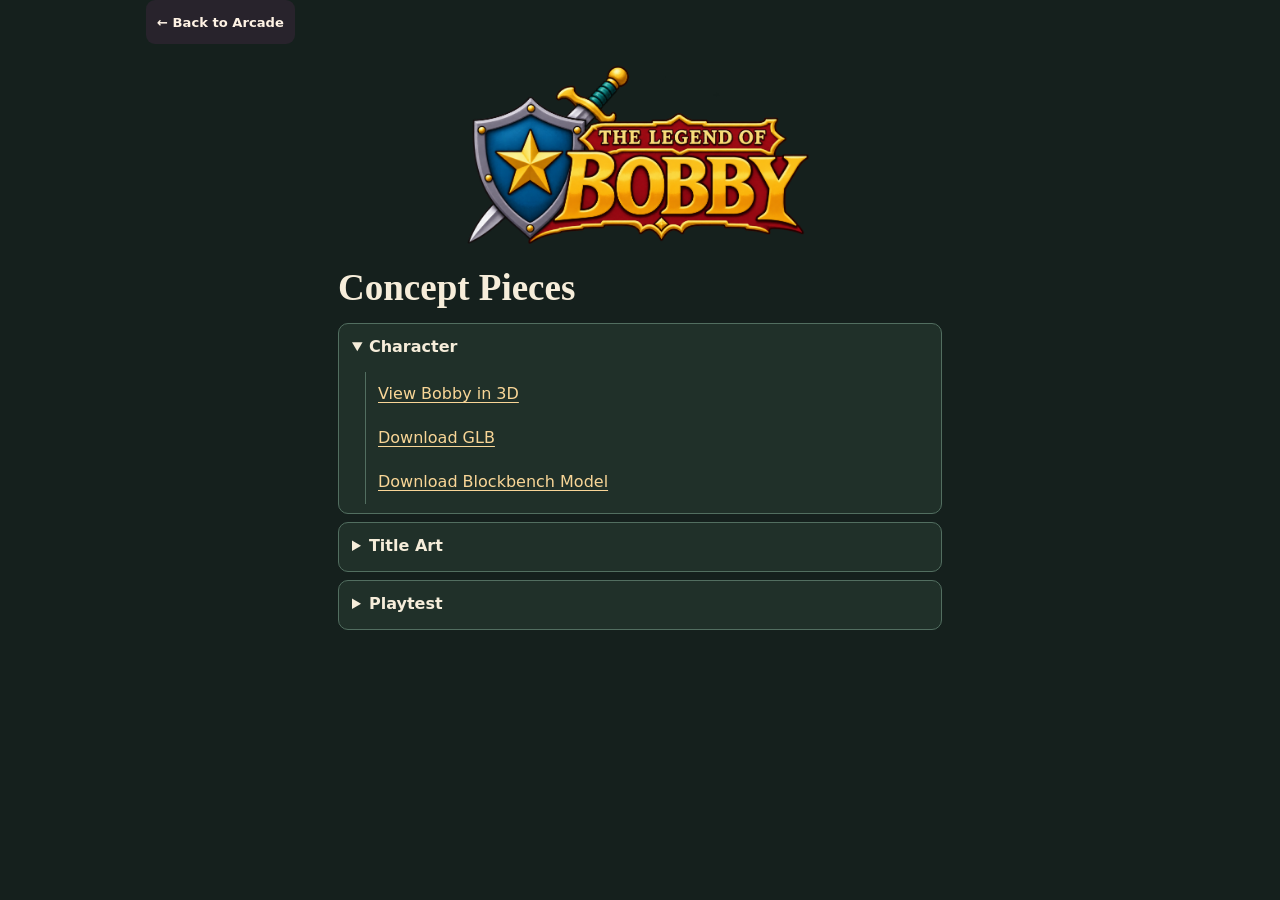
<file: legend-of-bobby/index.html>
<!doctype html>
<html lang="en">
<head>
<meta charset="utf-8">
<meta name="viewport" content="width=device-width,initial-scale=1,viewport-fit=cover">
<title>The Legend of Bobby · Concept Pieces</title>
<link rel="stylesheet" href="../shared/player/game-page.css">
<script type="module" src="../shared/player/game-page.js"></script>
<style>
*{box-sizing:border-box}body{margin:0;background:#15201d;color:#f6edda;font:16px/1.5 system-ui,sans-serif}main{max-width:640px;margin:auto;padding:20px 18px 40px}header img{display:block;width:min(100%,360px);height:auto;margin:0 auto 18px}h1{font:700 clamp(26px,6vw,37px) Georgia,serif;margin:0 0 14px}details{border:1px solid #526e60;border-radius:10px;background:#203029;margin:8px 0}summary{min-height:48px;display:list-item;padding:11px 13px;cursor:pointer;font-weight:700}ul{margin:0 13px 9px 26px;padding:0 0 0 12px;border-left:1px solid #526e60;list-style:none}a{display:inline-flex;align-items:center;min-height:44px;color:#f9d697;text-underline-offset:3px}a:focus-visible,summary:focus-visible{outline:2px solid #f9d697;outline-offset:2px}.nav-link{margin:0 0 10px}
</style>
</head>
<body>
<main>
<header><img src="assets/title-logo.png" alt="The Legend of Bobby"></header>
<h1>Concept Pieces</h1>
<details open>
 <summary>Character</summary>
 <ul>
  <li><a href="model/">View Bobby in 3D</a></li>
  <li><a href="assets/bobby.glb" download>Download GLB</a></li>
  <li><a href="assets/bobby.bbmodel" download>Download Blockbench Model</a></li>
 </ul>
</details>
<details>
 <summary>Title Art</summary>
 <ul><li><a href="assets/title-logo.png" download>Download Title Logo</a></li></ul>
</details>
<details>
 <summary>Playtest</summary>
 <ul><li><a href="preview/">Play Coastal Pass on Desktop</a></li></ul>
</details>
</main>
</body>
</html>
</file>
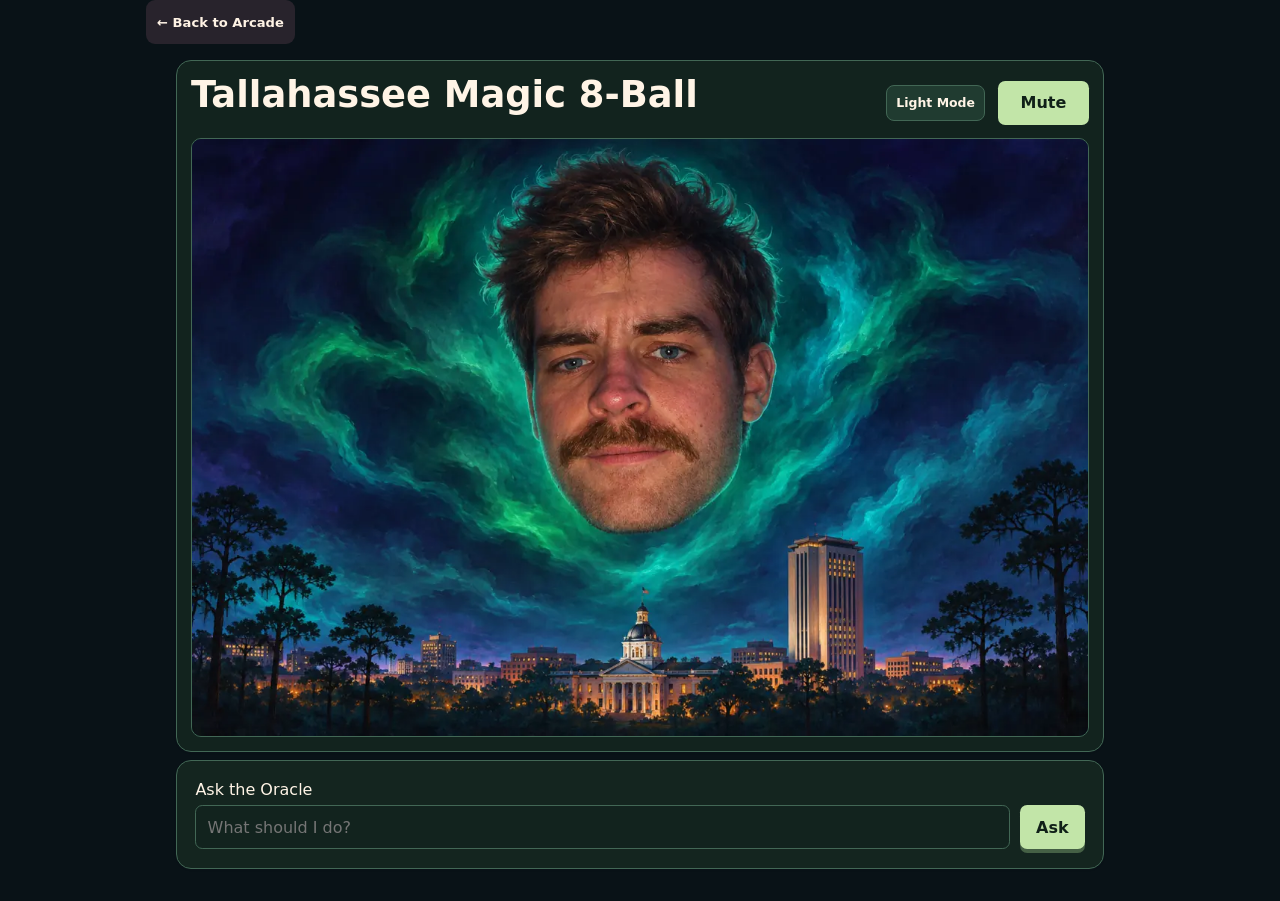
<file: tallahassee-magic-8-ball/index.html>
<!doctype html>
<html lang="en">
<head>
<meta charset="utf-8">
<meta name="viewport" content="width=device-width, initial-scale=1">
<meta name="description" content="Ask the floating oracle above Tallahassee a question.">
<title>Tallahassee Magic 8-Ball</title>
<link rel="stylesheet" href="../shared/player/game-page.css">
<script type="module" src="../shared/player/game-page.js"></script>
<link rel="stylesheet" href="../shared/player/blueprint/components.css">
<link rel="stylesheet" href="../shared/player/layout.css">
<script type="module" src="../shared/player/layout.js"></script>
<style>
:root{color-scheme:light;font-family:system-ui,sans-serif;background:#e6ece9;color:#193126}
:root.arcade-dark{color-scheme:dark;background:#091217;color:#edf4e7}
*{box-sizing:border-box}
body{margin:0}
main{width:min(100% - 2rem,58rem);margin:auto;padding:1rem 0 2rem}
header{display:flex;justify-content:space-between;align-items:baseline;gap:1rem;margin-bottom:.85rem}
h1{font:760 clamp(1.3rem,4vw,2.3rem)/1.08 system-ui;margin:0;color:var(--arcade-text)}
a{color:var(--oracle-link,#286449);text-underline-offset:.2em}
.scene{position:relative;overflow:hidden;border:1px solid #426755;border-radius:10px;background:#10312d}
.portrait{display:block;width:100%;height:auto;aspect-ratio:3 / 2}
#mouth{transform-box:view-box;transform-origin:294px 211px}
#mouth[hidden]{display:none}
#mouth-opening{transform-origin:294px 211px;transform:scaleY(.12)}
.talking #mouth-opening{animation:open-mouth 230ms ease-in-out 4}
.talking #jaw{animation:drop-jaw 230ms ease-in-out 4}
@keyframes open-mouth{0%,100%{transform:scaleY(.12)}38%{transform:scaleY(1)}68%{transform:scaleY(.66)}}
@keyframes drop-jaw{0%,100%{transform:translateY(0)}38%{transform:translateY(10px)}68%{transform:translateY(6px)}}
.header-controls{display:flex;align-items:center;gap:.8rem}
#mute{min-width:5.7rem;white-space:nowrap}
.scene::after {
  content:'';position:absolute;inset:0;pointer-events:none;opacity:0;
  background:radial-gradient(ellipse at 50% 40%,transparent 25%,#7ff5ac66 39%,transparent 58%);
  mix-blend-mode:screen;
}
.scene.pulse::after{animation:mist-ripple .85s ease-out}
@keyframes mist-ripple {
  from{opacity:.7;transform:scale(.58)}
  to{opacity:0;transform:scale(1.48)}
}
#head-dim{opacity:0}
.scene.sleep #head-dim{animation:drowse .58s ease-in-out}
@keyframes drowse{46%{opacity:.66}82%{opacity:.13}}
.arcade-game-area,.arcade-controls-area{--arcade-line:#b6cdc0;--arcade-hud:#eaf5ed;--oracle-link:#286449}
.arcade-dark :is(.arcade-game-area,.arcade-controls-area){--arcade-panel:#12231e;--arcade-controls:#14251f;--arcade-line:#426755;--arcade-hud:#203b30;--oracle-link:#aee1ba}
.console{padding:clamp(.75rem,2vw,1.15rem)}
#oracle-result{padding:0 .25rem}
.arcade-theme-bar.header-controls{margin:0;flex-wrap:wrap;justify-content:flex-end}
@media(max-width:560px){header{flex-wrap:wrap}.header-controls{justify-content:flex-start!important}}
label{display:block;margin-bottom:.4rem;color:var(--arcade-text)}
.ask-row{display:flex;gap:.6rem}
input{min-width:0;flex:1;background:var(--arcade-panel);color:var(--arcade-text);border:1px solid var(--arcade-line);border-radius:.45rem;padding:.7rem;font:inherit;-webkit-user-select:text;user-select:text}
button{min-height:44px;background:#c2e5a8;color:#102018;border:0;border-radius:.45rem;padding:.55rem 1rem;font:700 1rem system-ui;cursor:pointer}
#ask{box-shadow:0 4px 0 #456045;transition:box-shadow .18s,transform .14s,background-color .18s}
#oracle.ready #ask{background:#d1efa9;box-shadow:0 4px 0 #456045,0 0 1rem #b2f79566}
#ask:active,#oracle.ready #ask:active{transform:translateY(3px);box-shadow:0 1px 0 #456045}
#answer.lit{animation:answer-light .52s ease-out}
@keyframes answer-light {
  from{text-shadow:0 0 1.25rem #ffc979cc;color:var(--arcade-text)}
  to{text-shadow:0 0 .25rem #ffc97900}
}
#video:not([hidden]) #load-video{animation:marquee-light .75s ease-out}
@keyframes marquee-light {
  from{box-shadow:0 0 1.1rem #ffc979bb,inset 0 0 .55rem #ffdb86}
  to{box-shadow:0 0 0 #ffc97900}
}
:focus-visible{outline:2px solid #ffdb86;outline-offset:3px}
#answer{font:700 clamp(1.25rem,3vw,1.85rem)/1.25 Georgia,serif;color:#724b20;margin:.75rem 0 0;min-height:1.3em}
.arcade-dark #answer{color:#f7e4b8}
#answer:empty{display:none}
#video{margin-top:1rem}
#video a{display:inline-block;margin-top:.7rem}
iframe{width:min(100%,36rem);border:0;aspect-ratio:16/9;display:block}
@media(max-width:560px){main{width:min(100% - 1rem,58rem)}header{align-items:center}.header-controls{gap:.5rem}#mute{min-width:4.5rem;padding:.55rem .65rem}}
@media(prefers-reduced-motion:reduce){
  .scene.pulse::after,.scene.sleep #head-dim,#answer.lit,#video:not([hidden]) #load-video{animation:none}
  #ask{transition:none}
  #ask:active,#oracle.ready #ask:active{transform:none}
}
</style>
</head>
<body>
<main>
<section class="bp5-card arcade-game-area" aria-label="Game Area">
<header><h1>Tallahassee Magic 8-Ball</h1><div class="header-controls arcade-theme-bar"><button type="button" class="bp5-button bp5-minimal arcade-theme-toggle" data-arcade-theme>Light Mode</button><button type="button" id="mute">Mute</button></div></header>
<audio id="theme" src="oracle-loop.m4a" loop preload="auto"></audio>
<div id="scene" class="scene">
<svg class="portrait" viewBox="0 0 600 400" preserveAspectRatio="xMidYMid meet" role="img" aria-label="A giant mustached head floating in green mist over Tallahassee and the Florida Capitol">
  <defs>
    <radialGradient id="drowse-shadow">
      <stop offset="0" stop-color="#040e19"/>
      <stop offset="1" stop-color="#040e19" stop-opacity="0"/>
    </radialGradient>
    <clipPath id="jaw-mask"><path d="M263 212 Q293 205 325 213 L324 225 Q294 236 265 224Z"/></clipPath>
  </defs>
  <image href="oracle.webp" width="600" height="400"/>
  <g id="mouth" hidden>
    <path id="mouth-opening" d="M264 210 Q293 203 324 211 Q312 228 293 229 Q274 226 264 210Z" fill="#3b1c20"/>
    <g id="jaw"><image href="oracle.webp" width="600" height="400" clip-path="url(#jaw-mask)"/></g>
  </g>
  <ellipse id="head-dim" cx="298" cy="154" rx="112" ry="132" fill="url(#drowse-shadow)"/>
</svg>
</div>
<div id="oracle-result">
<p id="answer" role="status" aria-live="polite"></p>
<div id="video" hidden>
<button type="button" id="load-video">Play Video Here</button><br>
<a href="https://www.youtube.com/watch?v=HGV3yV9q4Q4" target="_blank" rel="noopener">Watch on YouTube</a>
</div>
</div>
</section>
<section class="bp5-card arcade-controls-area console" aria-label="Controls">
<form id="oracle">
<label for="question">Ask the Oracle</label>
<div class="ask-row"><input id="question" type="text" maxlength="500" required autocomplete="off" spellcheck="false" placeholder="What should I do?"><button type="submit" id="ask">Ask</button></div>
</form>
</section>
</main>
<script type="module">
const answers = [
  "I don't care man",
  "That's cool, have you heard of Delicate Steve?",
  "There's always a finesse to be had",
  "Sorry, fell asleep for a second there",
  "I know exactly what you are looking for",
  "Sounds like a YOU problem bud",
];

const cues = [
  [1, /\b(?:music|guitars?|bands?|concerts?|songs?|delicate steve)\b/],
  [2, /\b(?:how do i|how can i|advice|fix|repair|finesse)\b/],
  [4, /\b(?:where can i find|where do i find|show me|looking for|find me)\b/],
  [5, /\b(?:drama|blame|is it my fault|whose fault|my problem)\b/],
];

let rotation = [];
let previous;
function nextRandom() {
  if (!rotation.length) {
    rotation = answers.map((_, index) => index);
    for (let index = rotation.length - 1; index > 0; index--) {
      const swap = Math.floor(Math.random() * (index + 1));
      [rotation[index], rotation[swap]] = [rotation[swap], rotation[index]];
    }
    if (rotation.at(-1) === previous) [rotation[0], rotation[rotation.length - 1]] = [rotation.at(-1), rotation[0]];
  }
  return rotation.pop();
}
function chooseAnswer(question) {
  const normalized = question.toLowerCase().replace(/[^a-z0-9]+/g, ' ');
  const matches = cues.filter(([, cue]) => cue.test(normalized));
  return matches.length && Math.random() < .6
    ? matches[Math.floor(Math.random() * matches.length)][0]
    : nextRandom();
}

const form = document.querySelector('#oracle');
const input = document.querySelector('#question');
const scene = document.querySelector('#scene');
const answer = document.querySelector('#answer');
const video = document.querySelector('#video');
const loadVideo = document.querySelector('#load-video');
const theme = document.querySelector('#theme');
const mute = document.querySelector('#mute');
const mouth = document.querySelector('#mouth');

let muted = false;
try { muted = localStorage.getItem('tallahassee-muted') === 'true'; } catch {}
let voiceContext;
let voiceLevel;
let currentVoice;
let mouthTimer;

function startTheme() {
  if (!muted && theme.paused) theme.play().catch(() => {});
}
function updateMute() {
  mute.textContent = muted ? 'Unmute' : 'Mute';
  mute.setAttribute('aria-label', muted ? 'Unmute game audio' : 'Mute game audio');
  if (muted) theme.pause();
  else startTheme();
  if (voiceLevel) voiceLevel.gain.value = muted ? 0 : .20;
}
mute.addEventListener('click', () => {
  muted = !muted;
  try { localStorage.setItem('tallahassee-muted', String(muted)); } catch {}
  updateMute();
});
document.addEventListener('click', event => {
  if (!event.target.closest('#mute')) startTheme();
});
updateMute();

function playWah() {
  const AudioContext = window.AudioContext || window.webkitAudioContext;
  if (!AudioContext || muted) return;
  if (!voiceContext) {
    voiceContext = new AudioContext();
    voiceLevel = voiceContext.createGain();
    voiceLevel.gain.value = .20;
    voiceLevel.connect(voiceContext.destination);
  }
  if (voiceContext.state !== 'running') voiceContext.resume().catch(() => {});
  if (currentVoice) currentVoice.disconnect();
  const voice = voiceContext.createOscillator();
  const filter = voiceContext.createBiquadFilter();
  const envelope = voiceContext.createGain();
  voice.type = 'sawtooth';
  filter.type = 'bandpass';
  filter.Q.value = 1.8;
  voice.connect(filter).connect(envelope).connect(voiceLevel);
  currentVoice = voice;
  const start = voiceContext.currentTime;
  [146, 123, 137, 107].forEach((note, index) => {
    const at = start + index * .23;
    voice.frequency.setValueAtTime(note, at);
    voice.frequency.exponentialRampToValueAtTime(note * .80, at + .19);
    filter.frequency.setValueAtTime(380, at);
    filter.frequency.exponentialRampToValueAtTime(1050 - index * 105, at + .075);
    filter.frequency.exponentialRampToValueAtTime(375, at + .19);
    envelope.gain.setValueAtTime(0, at);
    envelope.gain.linearRampToValueAtTime(.8, at + .065);
    envelope.gain.linearRampToValueAtTime(0, at + .21);
  });
  voice.start(start);
  voice.stop(start + .92);
  voice.onended = () => { if (currentVoice === voice) currentVoice = null; };
}
function talk() {
  clearTimeout(mouthTimer);
  scene.classList.remove('talking');
  mouth.removeAttribute('hidden');
  void scene.offsetWidth;
  scene.classList.add('talking');
  mouthTimer = setTimeout(() => {
    scene.classList.remove('talking');
    mouth.setAttribute('hidden', '');
  }, 920);
  playWah();
}

form.addEventListener('submit', event => {
  event.preventDefault();
  const question = input.value.trim();
  if (!question) {
    input.setCustomValidity('Enter a question first.');
    input.reportValidity();
    return;
  }
  startTheme();
  previous = chooseAnswer(question);
  answer.textContent = answers[previous];
  scene.classList.remove('pulse', 'sleep');
  answer.classList.remove('lit');
  video.hidden = true;
  void scene.offsetWidth;
  scene.classList.add('pulse');
  scene.classList.toggle('sleep', previous === 3);
  answer.classList.add('lit');
  video.querySelector('iframe')?.remove();
  video.hidden = previous !== 4;
  loadVideo.hidden = false;
  talk();
});
function updateAsk() {
  input.setCustomValidity('');
  form.classList.toggle('ready', input.value.trim().length > 0);
}
input.addEventListener('input', updateAsk);
window.addEventListener('pageshow', updateAsk);
updateAsk();

loadVideo.addEventListener('click', () => {
  const frame = document.createElement('iframe');
  frame.src = 'https://www.youtube-nocookie.com/embed/HGV3yV9q4Q4?autoplay=1';
  frame.title = 'The oracle’s YouTube recommendation';
  frame.allow = 'autoplay; encrypted-media; picture-in-picture; fullscreen';
  frame.allowFullscreen = true;
  video.prepend(frame);
  loadVideo.hidden = true;
});
</script>
</body>
</html>
</file>
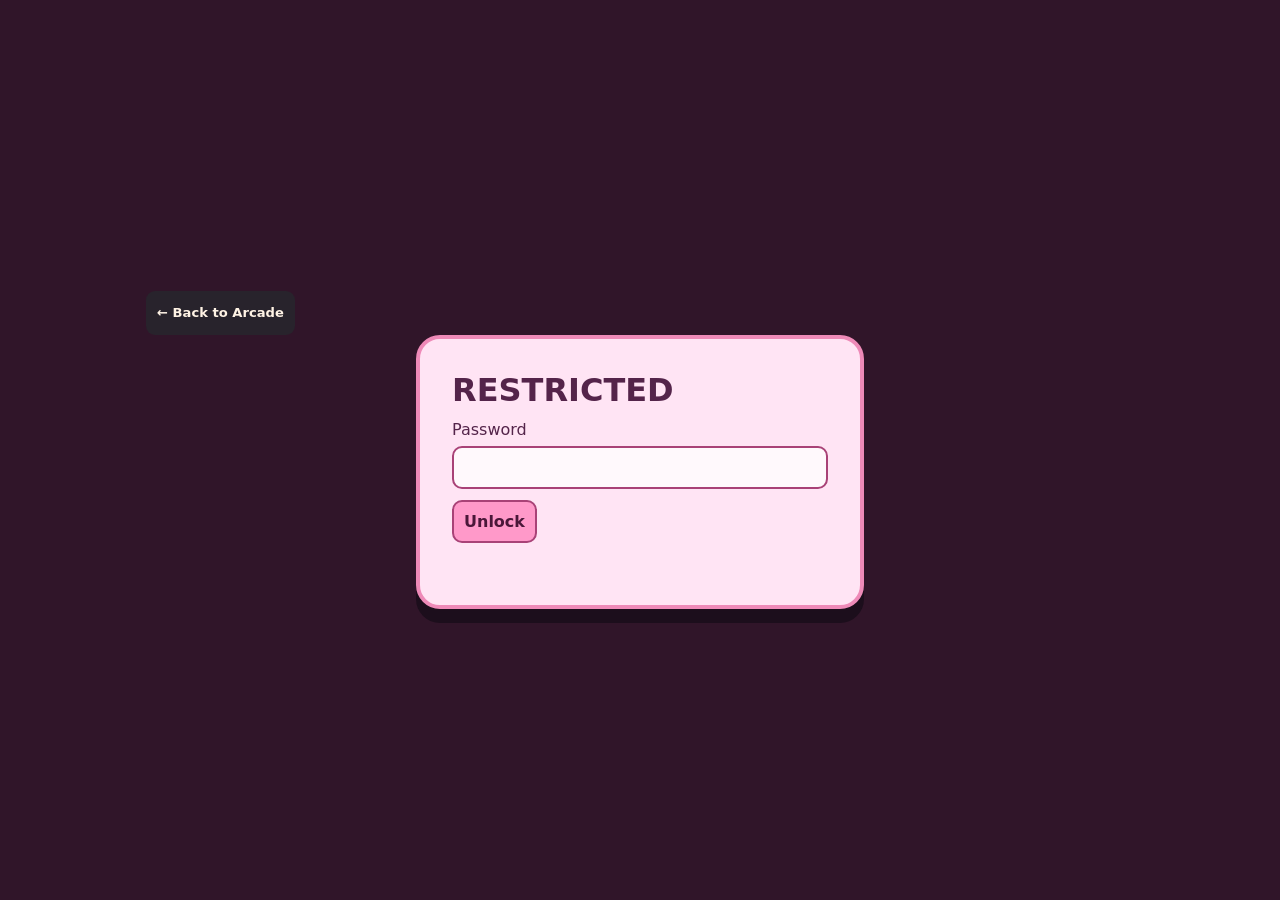
<file: tinas-world/index.html>
<!doctype html>
<html lang="en">
<head>
<meta charset="utf-8">
<meta name="viewport" content="width=device-width,initial-scale=1">
<title>Restricted · Arcade</title>
<link rel="stylesheet" href="../shared/player/game-page.css">
<link rel="stylesheet" href="../shared/player/controller.css?v=2">
<script type="module" src="../shared/player/game-page.js"></script>
<link rel="stylesheet" href="../shared/player/blueprint/components.css">
<link rel="stylesheet" href="../shared/player/layout.css?v=thumb-spacing">
<script type="module" src="../shared/player/layout.js"></script>
<style>
:root{color-scheme:light;background:#301529;color:#54244a;font-family:system-ui,sans-serif}
*{box-sizing:border-box}
body{margin:0;min-height:100vh;display:grid;place-items:center;align-content:center;padding:16px}
[hidden]{display:none!important}
#gate{width:min(100%,28rem);background:#ffe4f4;border:4px solid #ee8ab8;border-radius:24px;padding:32px;box-shadow:0 14px 0 #1c0e1c}
h1{margin:0 0 .7rem;font-size:2rem}
label{display:block;margin-bottom:.4rem}
input,button{font:inherit;border:2px solid #a94277;border-radius:10px;padding:10px}
input{width:100%;background:#fff9fc;color:#39142a}
#gate button{margin-top:.7rem}
button{background:#ff99c9;color:#4b1739;font-weight:900;cursor:pointer}
button:focus-visible,input:focus-visible{outline:3px solid #673785;outline-offset:3px}
#gate-error{margin:.6rem 0 0;min-height:1.3rem}
#game{position:relative;width:min(100%,1000px);border:5px solid #ff9ac9;border-radius:18px;overflow:hidden;box-shadow:0 12px 0 #1c0e1c;background:#ffc8e3}
#scene-wrap{position:relative}
#controls{width:min(100%,1000px);padding:8px 14px;background:#ffe1f0;--arcade-stick-base:#f1afd3;--arcade-stick-knob:#e471aa;--arcade-stick-border:#ab4c82}
#info{display:flex;justify-content:space-between;gap:6px;align-items:center;margin:0;padding:6px 12px;background:#ffe7f3;font-size:clamp(.75rem,2vw,1rem);min-height:2rem}
#objective{font-weight:800;flex:none}
#hint{margin:0;text-align:right}
.touch-action-label{display:none}
@media(any-pointer:coarse){.key-action-label{display:none}.touch-action-label{display:inline}}
@media(any-pointer:coarse) and (orientation:landscape) and (max-height:540px) and (min-width:550px){
  body{padding:4px calc(90px + max(var(--arcade-thumb-left), var(--arcade-thumb-right)))}
  #game{width:min(100%,calc((100dvh - 46px - var(--arcade-nav-height))*1.7778))}
  #controls{position:fixed;bottom:var(--arcade-thumb-bottom);left:var(--arcade-thumb-left);right:var(--arcade-thumb-right);width:auto;padding:0;background:none;pointer-events:none}
  #controls .arcade-joystick,#controls button{pointer-events:auto}
}
canvas{display:block;width:100%;height:auto;image-rendering:pixelated}
#title{position:absolute;inset:0;display:grid;place-content:center;justify-items:center;gap:12px;background:linear-gradient(#ffedf278,#ffb2d191)}
#title h1{font:950 clamp(2.1rem,8vw,6.5rem)/1 system-ui;color:#fff3fb;text-align:center;text-shadow:0 .045em #ee5c9c,0 .085em #9c3979,0 .13em #742d5b;animation:title-pop .62s both}
#start{padding:.45em 1.35em;font-size:clamp(1rem,2.7vw,2rem);border:3px solid #fff5cf;box-shadow:0 5px #aa4f82;background:#ff65ad;color:#4f193c;min-height:44px}
#start:active{transform:translateY(3px);box-shadow:0 2px #aa4f82}

#greeting{position:absolute;width:1px;height:1px;overflow:hidden;clip-path:inset(50%)}
@keyframes title-pop{from{opacity:0;transform:scale(.5) rotate(-7deg)}76%{transform:scale(1.12) rotate(2deg)}to{opacity:1;transform:none}}
@media(prefers-reduced-motion:reduce){#title h1{animation:none}}
#controls {--control-accent:#ed90bc;--control-ink:#332233;--control-shadow:#795367}
#game.arcade-game-area{background:var(--arcade-panel);border-color:var(--arcade-line);padding:8px}
#scene-wrap{border-radius:9px;overflow:hidden}
#game #info{background:var(--arcade-hud);color:var(--arcade-text);font-size:.82rem}
#controls.arcade-controls-area:not([hidden]){margin-top:8px}
#controls .arcade-move-caption{margin-right:auto}
#controls .arcade-joystick{order:-1}
#controls .arcade-action-buttons{order:1}
.arcade-dark #controls{background:var(--arcade-controls)}
#tina-keys{width:min(100%,1000px)}
#game[hidden] ~ #tina-keys,#game:has(#info[hidden]) ~ #tina-keys{display:none}
@media(any-pointer:coarse) and (orientation:landscape) and (min-width:550px) and (max-height:540px){
 #game.arcade-game-area{padding:4px}#controls{border:0;box-shadow:none}#controls .arcade-move-caption{display:none}
}
</style>
<link rel="stylesheet" href="../shared/player/control-surface.css">
</head>
<body>
<main id="gate">
  <h1>RESTRICTED</h1>
  <form id="unlock">
    <label for="password">Password</label>
    <input id="password" type="password" required autocomplete="off">
    <button type="submit">Unlock</button>
    <p id="gate-error" role="status"></p>
  </form>
</main>
<section id="game" class="bp5-card arcade-game-area" aria-label="Tina’s World" hidden>
  <div class="arcade-theme-bar"><button class="bp5-button bp5-minimal arcade-theme-toggle" type="button" data-arcade-theme>Dark Mode</button></div>
  <audio id="world-music" src="world-one.m4a" preload="auto" loop></audio>
  <div id="scene-wrap"><canvas id="screen" width="640" height="360" aria-label="Tina wakes up in a pink meadow"></canvas>
  <div id="title"><h1>Tina’s World</h1><button type="button" id="start">START</button></div></div>
  <div id="info" class="arcade-objectives" hidden><span id="objective"></span><p id="hint"></p></div>
  <p id="greeting" role="status" hidden></p>
</section>
<div id="controls" class="arcade-controls-area" hidden aria-label="Controls"><span class="arcade-move-caption">Move</span></div>
<div id="tina-keys" class="arcade-controls-area arcade-key-row" aria-label="Controls"><kbd>← ↑ ↓ →</kbd> Move <span id="tina-key-action"> <kbd>Space</kbd> <span id="tina-key-label">Jump</span></span></div>
<script type="module" src="game.js?v=3"></script>
<script type="module">
import { protectControlSurface } from '../shared/player/control-surface.js';
protectControlSurface(document.getElementById('controls'));
</script>
</body>
</html>
</file>
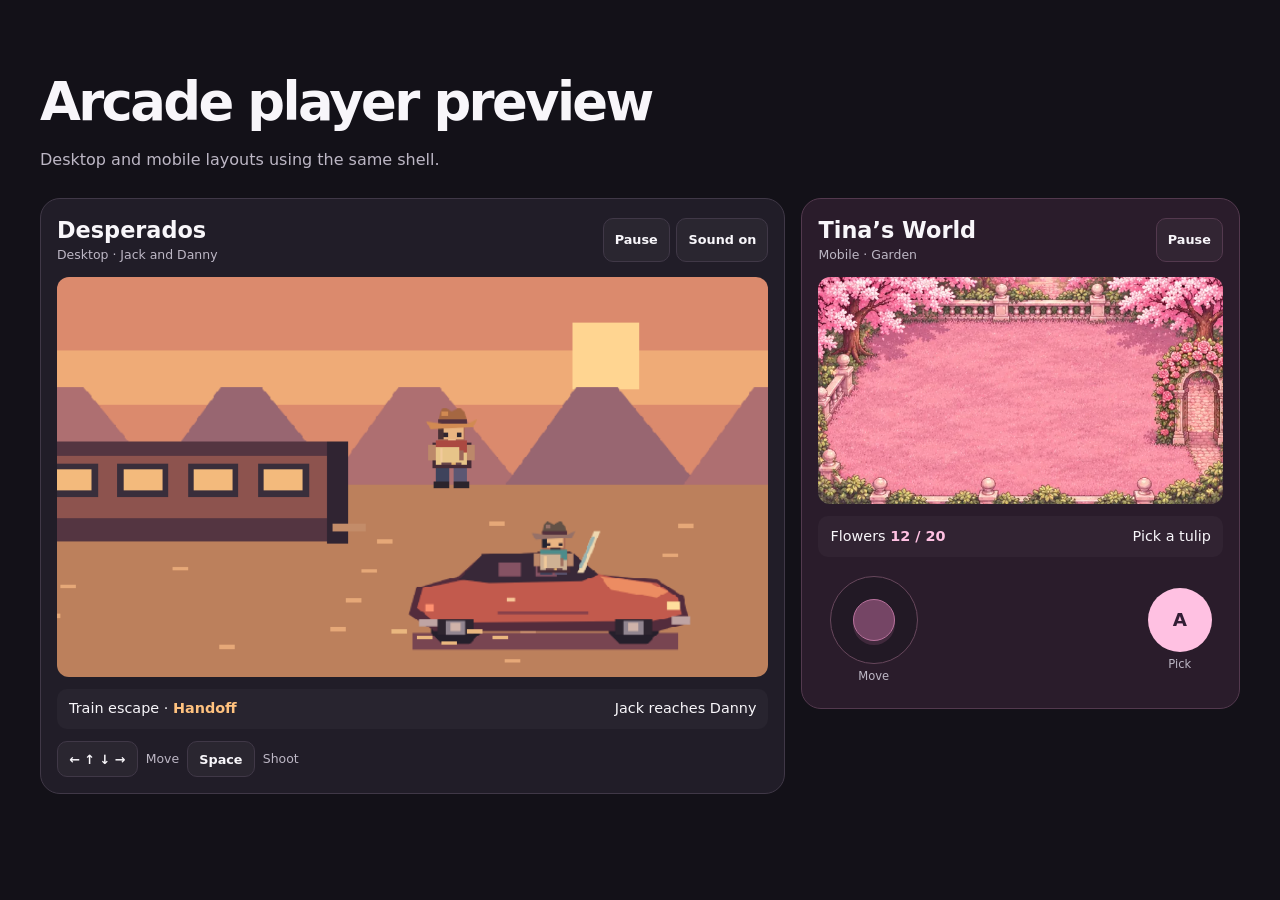
<file: architecture/player-ui/index.html>
<!doctype html>
<html lang="en"><head><meta charset="utf-8"><meta name="viewport" content="width=device-width, initial-scale=1">
<title>Arcade player UI preview</title>
<link rel="stylesheet" href="../../shared/player/shell.css">
<style>
*{box-sizing:border-box}body{margin:0;background:#131118;color:#f8f6fa;font:16px/1.45 system-ui,sans-serif}
main{width:min(100% - 2rem,75rem);margin:clamp(1.5rem,5vw,4.5rem) auto}
header{margin-bottom:1.7rem}h1{font-size:clamp(1.9rem,5vw,3.3rem);letter-spacing:-.05em;margin:0}
header p{color:#bdb7c5;margin:.45rem 0 0}
.preview{display:grid;grid-template-columns:minmax(0,1.7fr) minmax(0,1fr);gap:1rem;align-items:start}
.tina{--shell-accent:#ffc1e2;--shell-ink:#331e35;--shell-panel:#2a1c2b;--shell-line:#53394e}
.stick{width:88px;height:88px;border:1px solid #67475c;border-radius:50%;display:grid;place-items:center;background:#221925}
.stick span{width:42px;height:42px;border:1px solid #b9729d;border-radius:50%;background:#754565;box-shadow:0 4px #40293c}
@media(max-width:760px){.preview{grid-template-columns:1fr}.arcade-shell-tools button{padding:.45rem .55rem}}
</style></head><body><main>
<header><h1>Arcade player preview</h1><p>Desktop and mobile layouts using the same shell.</p></header>
<div class="preview">
<section class="arcade-shell" aria-label="Desperados desktop design">
  <div class="arcade-shell-bar"><div><h2 class="arcade-shell-title">Desperados</h2><span class="arcade-shell-secondary">Desktop · Jack and Danny</span></div><div class="arcade-shell-tools"><button type="button" id="pause">Pause</button><button type="button" id="sound">Sound on</button></div></div>
  <div class="arcade-shell-stage"><img src="../../desperados/card-still.webp" alt="Jack jumps from the train toward Danny’s red convertible"></div>
  <div class="arcade-shell-hud"><span>Train escape · <strong>Handoff</strong></span><span>Jack reaches Danny</span></div>
  <div class="arcade-shell-keys"><kbd>← ↑ ↓ →</kbd><span class="arcade-shell-secondary">Move</span><kbd>Space</kbd><span class="arcade-shell-secondary">Shoot</span></div>
</section>
<section class="arcade-shell tina" aria-label="Tina’s World mobile design">
  <div class="arcade-shell-bar"><div><h2 class="arcade-shell-title">Tina’s World</h2><span class="arcade-shell-secondary">Mobile · Garden</span></div><div class="arcade-shell-tools"><button type="button" id="mobile-pause">Pause</button></div></div>
  <div class="arcade-shell-stage"><img src="../../tinas-world/garden.webp" alt="Pink blossom trees around Tina’s garden"></div>
  <div class="arcade-shell-hud"><span>Flowers <strong id="flowers">12 / 20</strong></span><span>Pick a tulip</span></div>
  <div class="arcade-shell-inputs"><div class="arcade-shell-control-label"><div class="stick" aria-hidden="true"><span></span></div>Move</div><div class="arcade-shell-control-label"><button class="arcade-shell-primary" type="button" id="pick" aria-label="A, pick">A</button>Pick</div></div>
</section>
</div></main>
<script>
for(const id of ['pause','mobile-pause','sound']){
 const button=document.getElementById(id);
 button.setAttribute('aria-pressed','false');
 button.addEventListener('click',()=>{
  const active=button.getAttribute('aria-pressed')==='true';
  button.setAttribute('aria-pressed',String(!active));
  button.textContent=id==='sound'?(active?'Sound on':'Muted'):(active?'Pause':'Resume');
 });
}
let count=12;
document.getElementById('pick').addEventListener('click',()=>{
 count=count>=20?12:count+1;
 document.getElementById('flowers').textContent=count+' / 20';
});
</script></body></html>
</file>
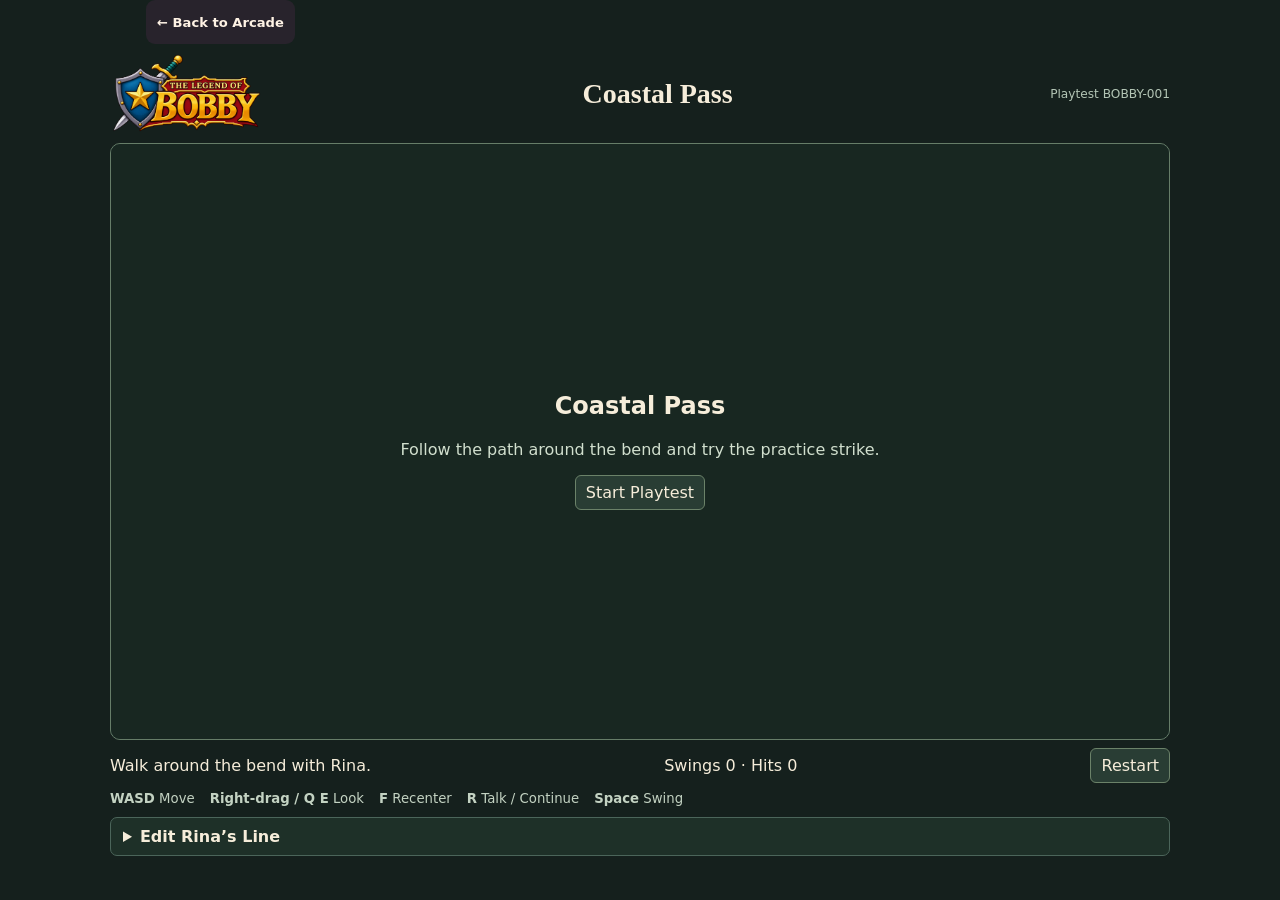
<file: legend-of-bobby/preview/index.html>
<!doctype html>
<html lang="en">
<head>
<meta charset="utf-8">
<meta name="viewport" content="width=device-width,initial-scale=1">
<title>The Legend of Bobby · Coastal Pass</title>
<link rel="icon" href="index.png">
<link rel="stylesheet" href="../../shared/player/game-page.css">
<script type="module" src="../../shared/player/game-page.js"></script>
<style>
*{box-sizing:border-box}body{margin:0;background:#15201d;color:#f6edda;font:16px system-ui,sans-serif}main{max-width:1100px;margin:auto;padding:10px 20px 24px}header{display:flex;align-items:center;justify-content:space-between;gap:16px;margin-bottom:10px}header img{width:155px}h1{font:700 1.75rem Georgia,serif;margin:0}.build{font-size:.76rem;color:#b3c5b5}.stage{position:relative;background:#293f3b;border:1px solid #667d68;overflow:hidden;border-radius:10px;aspect-ratio:16/9}canvas{width:100%;height:100%;display:block;outline:0}.cover{position:absolute;inset:0;display:grid;place-content:center;text-align:center;background:#17251fe8;padding:20px}.cover[hidden],.dialogue[hidden]{display:none}.cover p{color:#d1dfce}.dialogue{position:absolute;inset:auto 11% 8%;padding:13px 16px;border:1px solid #af8b9f;border-radius:8px;background:#241e2bee}.dialogue strong{color:#ff9ad0}.dialogue p{margin:5px 0 10px}.bar,.editor,.controls{display:flex;gap:8px 15px;align-items:center;flex-wrap:wrap}.bar{justify-content:space-between;margin:8px 0}.controls{font-size:.83rem;color:#c3d2c2;margin-bottom:11px}button,input{font:inherit;color:inherit;background:#293d34;border:1px solid #6b8269;border-radius:6px;padding:7px 10px}button{cursor:pointer}input{flex:1;min-width:190px}button:focus-visible,input:focus-visible,canvas:focus-visible{outline:2px solid #f2c782;outline-offset:-2px}details{border:1px solid #4b655a;border-radius:7px;padding:9px 12px;background:#1e3028}summary{cursor:pointer;font-weight:700}.editor{margin-top:10px}small{display:block;color:#aebfac;margin-top:6px}
</style>
</head>
<body><main>
<header><img src="../assets/title-logo.png" alt="The Legend of Bobby"><h1>Coastal Pass</h1><span class="build">Playtest BOBBY-001</span></header>
<div class="stage">
<canvas id="canvas" width="768" height="432" tabindex="0" aria-label="Coastal Pass 3D playtest"></canvas>
<div id="cover" class="cover"><div><h2>Coastal Pass</h2><p id="load-status">Follow the path around the bend and try the practice strike.</p><button id="start">Start Playtest</button></div></div>
<section id="dialogue" class="dialogue" aria-label="Rina dialogue" hidden><strong>Rina</strong><p id="rina-line"></p><button id="continue">Continue</button></section>
</div>
<div class="bar"><span id="objective" role="status">Walk around the bend with Rina.</span><span id="count">Swings 0 · Hits 0</span><button id="restart" disabled>Restart</button></div>
<div class="controls"><span><b>WASD</b> Move</span><span><b>Right-drag / Q E</b> Look</span><span><b>F</b> Recenter</span><span><b>R</b> Talk / Continue</span><span><b>Space</b> Swing</span></div>
<details><summary>Edit Rina’s Line</summary><div class="editor"><label for="edit-line">Edit Line</label><input id="edit-line" maxlength="160"><button id="preview" disabled>Preview Line</button><button id="replay" disabled>Replay Dialogue</button><button id="reset-line" disabled>Reset to Build Text</button></div><small id="edit-status" role="status">Changes apply to this playtest session.</small></details>
</main>
<script src="index.js"></script>
<script>
const byId=id=>document.getElementById(id);
const enabled=['restart','preview','replay','reset-line'];
const canvas=byId('canvas');
let command, buildLine;
function apply(action,value){
 if(command)command(action,value);
}
window.bobbyPlaytest={
 connectGame(callback,line){
  command=callback;buildLine=line;byId('edit-line').value=line;
  apply('start');byId('cover').hidden=true;enabled.forEach(id=>byId(id).disabled=false);canvas.focus();
 },
 renderState(raw){
  const state=JSON.parse(raw);window.bobbyState=state;
  byId('dialogue').hidden=!state.dialogue;
  byId('rina-line').textContent=state.line;
  byId('count').textContent='Swings '+state.swings+' · Hits '+state.hits;
  const message=state.hits?'Nice hit. Try again or restart the encounter.':
   state.saidHello?'Walk up to the stone and press Space to strike.':
    state.talk?'R · Talk to Rina':'Walk around the bend with Rina.';
  if(byId('objective').textContent!==message)byId('objective').textContent=message;
 }
};
byId('start').onclick=async()=>{
 byId('start').disabled=true;
 const config={"args":[],"canvasResizePolicy":0,"emscriptenPoolSize":8,"ensureCrossOriginIsolationHeaders":true,"executable":"index","experimentalVK":false,"fileSizes":{"index.pck":1251728,"index.wasm":39514754},"focusCanvas":true,"gdextensionLibs":[],"godotPoolSize":4};
 config.canvas=canvas;
 const engine=new Engine(config);
 try{
  await engine.startGame({onProgress:(current,total)=>{
   byId('load-status').textContent=total?'Loading '+Math.round(current/total*100)+'%…':'Loading…';
  }});
 }catch(error){
  byId('load-status').textContent='The 3D engine could not start. Reload in a WebGL 2 browser.';
  console.error(error);
 }
};
for(const [id,action] of [['restart','restart'],['replay','replay'],['continue','continue']]){
 byId(id).onclick=()=>{apply(action);canvas.focus();};
}
byId('preview').onclick=()=>{
 const text=byId('edit-line').value.trim();
 if(!text){byId('edit-status').textContent='Enter a line before previewing.';return;}
 apply('line',text);
 byId('edit-status').textContent='Line updated. Replay Dialogue to hear the cue and see the new text.';
};
byId('reset-line').onclick=()=>{
 byId('edit-line').value=buildLine;apply('reset_line');
 byId('edit-status').textContent='Restored the build text.';
};
canvas.addEventListener('contextmenu',event=>event.preventDefault());
</script>
</body></html>
</file>
<file: shared/player/game-page.css>
/* Suppress accidental gestures on game pages while retaining scroll and pinch zoom. */
:where(*) {
  -webkit-user-select: none;
  user-select: none;
  -webkit-touch-callout: none;
  touch-action: manipulation;
}

:where(input, textarea, [contenteditable="true"]) {
  -webkit-user-select: text;
  user-select: text;
}

:root { --arcade-nav-height: 44px; }

.arcade-return-nav {
  box-sizing: border-box;
  width: min(100%, 1000px);
  min-height: var(--arcade-nav-height);
  margin: 0 auto;
  padding-inline: max(6px, env(safe-area-inset-left)) max(6px, env(safe-area-inset-right));
  display: flex;
  align-items: center;
}

.arcade-return-nav a {
  display: inline-flex;
  align-items: center;
  min-height: 44px;
  padding: 0 11px;
  border-radius: 9px;
  color: #fff3e5;
  background: #28232c;
  font: 650 .82rem system-ui, sans-serif;
  text-decoration: none;
}

.arcade-return-nav a:hover { background: #423647; }
.arcade-return-nav a:focus-visible { outline: 2px solid #ffbc77; outline-offset: 2px; }
</file>
<file: shared/player/control-surface.css>
.arcade-control-surface, .arcade-control-surface * {
  -webkit-user-select: none;
  user-select: none;
  -webkit-touch-callout: none;
  -webkit-tap-highlight-color: transparent;
  touch-action: none;
}

.arcade-control-surface :is(.arcade-dpad button, .arcade-action-buttons button, .ab, #throw) {
  border: 1px solid var(--control-border, #574851);
  border-radius: 12px;
  background: var(--control-button, #362e37);
  color: var(--control-text, #fff2de);
}
.arcade-control-surface .arcade-dpad {
  grid-template: repeat(3, 44px) / repeat(3, 44px);
  gap: 2px;
  padding: 4px;
  border-radius: 18px;
  background: #17151a;
  --arcade-dpad-center: #30292f;
}
.arcade-control-surface .arcade-dpad button { width: 44px; height: 44px; min-height: 44px; }
.arcade-control-surface :is(.arcade-action-buttons button, #throw, .ab) {
  border-color: var(--control-accent, #ffc573);
  border-radius: 999px;
  background: var(--control-accent, #ffc573);
  color: var(--control-ink, #352131);
  box-shadow: 0 3px 0 var(--control-shadow, #986047);
}
.arcade-control-surface .arcade-action-buttons button { width: 76px; height: 76px; font-size: 1.3rem; }
.arcade-control-surface .arcade-action-buttons button span { font-size: .68rem; }
.arcade-control-surface button:not(:disabled):active {
  background: var(--control-pressed, #ffe0a8);
  color: var(--control-ink, #352131);
  transform: translateY(2px);
  box-shadow: none;
}
</file>
<file: shared/player/blueprint/components.css>
/* Blueprint 5.19.1 component CSS. Apache-2.0. See LICENSE. Selected rules from the distribution. */
.bp5-button{
  display:inline-flex;
  flex-direction:row;
  align-items:center;
  border:none;
  border-radius:2px;
  cursor:pointer;
  font-size:14px;
  justify-content:center;
  padding:5px 10px;
  text-align:left;
  vertical-align:middle;
  min-height:30px;
  min-width:30px;
}
.bp5-button.bp5-minimal{
  background:none;
  box-shadow:none;
}
.bp5-button.bp5-minimal:hover{
  background:rgba(143, 153, 168, 0.15);
  box-shadow:none;
  color:#1c2127;
  text-decoration:none;
}
.bp5-button.bp5-minimal:active, .bp5-button.bp5-minimal.bp5-active{
  background:rgba(143, 153, 168, 0.3);
  box-shadow:none;
  color:#1c2127;
}
.bp5-card{
  background-color:#ffffff;
  border-radius:2px;
  box-shadow:0 0 0 1px rgba(17, 20, 24, 0.15);
  padding:20px;
  transition:transform 200ms cubic-bezier(0.4, 1, 0.75, 0.9), box-shadow 200ms cubic-bezier(0.4, 1, 0.75, 0.9);
}
.bp5-card{
    border:1px solid buttonborder;
    box-shadow:none;
  }
</file>
<file: shared/player/layout.css>
/* Shared game chrome. Scene art and input handling stay in each game. */
.arcade-game-area,.arcade-controls-area {
  --arcade-panel:#fff;--arcade-controls:#f7f9fb;--arcade-text:#253746;--arcade-line:#cfd8e0;
  --arcade-hud:#edf1f5;
  box-sizing:border-box;
  color:var(--arcade-text);
  border:1px solid var(--arcade-line);
  border-radius:15px;
  background:var(--arcade-panel);
  box-shadow:0 1px 2px #15132118;
}
.arcade-dark :is(.arcade-game-area,.arcade-controls-area){
  --arcade-panel:#211d28;--arcade-controls:#28232e;--arcade-text:#fff4e6;--arcade-line:#534755;
  --arcade-hud:#332a37;
}
.arcade-game-area{padding:clamp(6px,1.4vw,14px)}
.arcade-controls-area{margin-top:8px;padding:8px 12px;background:var(--arcade-controls)}
.arcade-theme-bar{display:flex;justify-content:flex-end;align-items:center;gap:8px;margin:0 0 6px}
.arcade-theme-bar .arcade-theme-toggle{
  min-height:36px;color:var(--arcade-text);background:var(--arcade-hud);border:1px solid var(--arcade-line);
  border-radius:8px;font:700 .78rem system-ui;padding:4px 9px;
}
.arcade-objectives {
  display:flex;flex-wrap:wrap;justify-content:space-between;align-items:center;gap:4px 12px;
  padding:7px 10px;margin:6px 0 0;border-radius:8px;background:var(--arcade-hud);
  color:var(--arcade-text);font:600 .83rem/1.35 system-ui;
}
.arcade-key-row{display:flex;align-items:center;flex-wrap:wrap;gap:6px 10px;font:600 .82rem/1.4 system-ui}
.arcade-key-row kbd{padding:2px 5px;border-radius:5px;background:var(--arcade-hud);border:1px solid var(--arcade-line);color:inherit}
.arcade-move-caption{font:650 .68rem system-ui;color:var(--arcade-text)}
.arcade-controls-area[hidden],.arcade-key-row[hidden]{display:none!important}
@media(any-pointer:coarse){.arcade-key-row{display:none}}

/* Give landscape thumbs a gutter beyond the browser's safe area. */
:root {
  --arcade-thumb-inset: clamp(24px, 3.5vw, 38px);
  --arcade-thumb-left: max(var(--arcade-thumb-inset), calc(env(safe-area-inset-left, 0px) + 12px));
  --arcade-thumb-right: max(var(--arcade-thumb-inset), calc(env(safe-area-inset-right, 0px) + 12px));
  --arcade-thumb-bottom: max(12px, calc(env(safe-area-inset-bottom, 0px) + 6px));
}

@media (any-pointer: coarse) {
  .arcade-legacy-stick {
    border: 2px solid #92736c;
    background: #2b2231;
    box-shadow: none;
  }
  .arcade-legacy-stick > :first-child {
    box-sizing: border-box;
    width: 50%;
    height: auto;
    aspect-ratio: 1;
    border: 2px solid #92736c;
    background: #816374;
    box-shadow: none;
  }
  .arcade-legacy-action {
    border: 1px solid #92736c;
    border-radius: 50%;
    background: #4d3948;
    color: #fff4e6;
    font: 700 .85rem system-ui;
    box-shadow: none;
  }
}
</file>
<file: shared/player/controller.css>
.arcade-touch-surface, .arcade-controller, .arcade-controller button {
  -webkit-user-select: none;
  user-select: none;
  -webkit-touch-callout: none;
}
.arcade-touch-surface, .arcade-controller {
  touch-action: manipulation;
}
.arcade-controller {
  display: none;
  width: 100%;
  gap: 5px;
  align-items: center;
  justify-content: space-between;
}
@media (any-pointer: coarse) {
  .arcade-controller { display: flex; }
}
.arcade-controller button {
  touch-action: none;
  pointer-events: auto;
}
.arcade-dpad {
  display: grid;
  grid-template: repeat(3, 44px) / repeat(3, 44px);
  gap: 1px;
  pointer-events: auto;
}
.arcade-dpad button { padding: 0; font-size: 1.3rem; }
.arcade-dpad [data-direction="up"] { grid-area: 1 / 2; }
.arcade-dpad [data-direction="left"] { grid-area: 2 / 1; }
.arcade-dpad [data-direction="right"] { grid-area: 2 / 3; }
.arcade-dpad [data-direction="down"] { grid-area: 3 / 2; }
.arcade-dpad::after {
  content: '';
  grid-area: 2 / 2;
  background: var(--arcade-dpad-center, #302333);
  border-radius: 8px;
  pointer-events: none;
}
.arcade-action-buttons { display: flex; gap: 8px; }
.arcade-action-buttons[hidden] { display: none; }
.arcade-action-buttons button {
  width: 62px;
  height: 62px;
  border-radius: 50%;
  padding: 0;
  font: bold 1rem system-ui;
}
.arcade-action-buttons button span { display: block; font-size: .66rem; }
.arcade-joystick {
  box-sizing: border-box;
  width: 88px;
  height: 88px;
  border: 2px solid var(--arcade-stick-border, #92736c);
  background: var(--arcade-stick-base, #2b2231);
  border-radius: 50%;
  display: grid;
  place-items: center;
  touch-action: none;
  pointer-events: auto;
}
.arcade-joystick span {
  width: 38px;
  height: 38px;
  border-radius: 50%;
  background: var(--arcade-stick-knob, #816374);
  border: 2px solid var(--arcade-stick-border, #d2a28a);
  pointer-events: none;
}
</file>
<file: shared/player/shell.css>
/* Optional game shell. Games supply their palette and content via CSS variables and slots. */
.arcade-shell {
  --shell-text: #f8f6fa;
  --shell-muted: #bdb7c5;
  --shell-accent: #ffc27f;
  --shell-ink: #211822;
  --shell-line: #403847;
  --shell-panel: #211d28;
  color: var(--shell-text);
  background: var(--shell-panel);
  border: 1px solid var(--shell-line);
  border-radius: 20px;
  padding: clamp(.7rem, 2vw, 1rem);
  display: grid;
  gap: .75rem;
  font: 500 .9rem/1.35 system-ui, sans-serif;
}
.arcade-shell-bar, .arcade-shell-hud, .arcade-shell-inputs {
  display: flex; align-items: center; justify-content: space-between; gap: .75rem;
}
.arcade-shell-title {font-size:clamp(1.05rem, 4vw, 1.4rem); font-weight:760; margin:0}
.arcade-shell-secondary {color:var(--shell-muted);font-size:.78rem}
.arcade-shell-tools {display:flex;gap:.4rem}
.arcade-shell button, .arcade-shell kbd {
  border:1px solid var(--shell-line);border-radius:10px;background:#ffffff0a;color:inherit;
  font:700 .8rem system-ui,sans-serif;padding:.6rem .7rem;
}
.arcade-shell button{min-height:44px}
.arcade-shell button:focus-visible {outline:2px solid var(--shell-accent);outline-offset:3px}
.arcade-shell button:active {transform:translateY(2px)}
.arcade-shell .arcade-shell-primary {background:var(--shell-accent);color:var(--shell-ink);border:0}
.arcade-shell-stage {aspect-ratio:16/9;overflow:hidden;border-radius:12px;background:#15101b}
.arcade-shell-stage > :is(img,canvas) {display:block;width:100%;height:100%;object-fit:cover}
.arcade-shell-hud {padding:.65rem .75rem;border-radius:10px;background:#ffffff08}
.arcade-shell-hud strong {color:var(--shell-accent)}
.arcade-shell-inputs {padding:.45rem .7rem}
.arcade-shell-control-label {display:grid;gap:.35rem;text-align:center;font-size:.72rem;color:var(--shell-muted)}
.arcade-shell-inputs .arcade-shell-primary {width:64px;height:64px;border-radius:50%;font-size:1.15rem}
.arcade-shell-keys {display:flex;align-items:center;gap:.5rem;flex-wrap:wrap}
</file>
